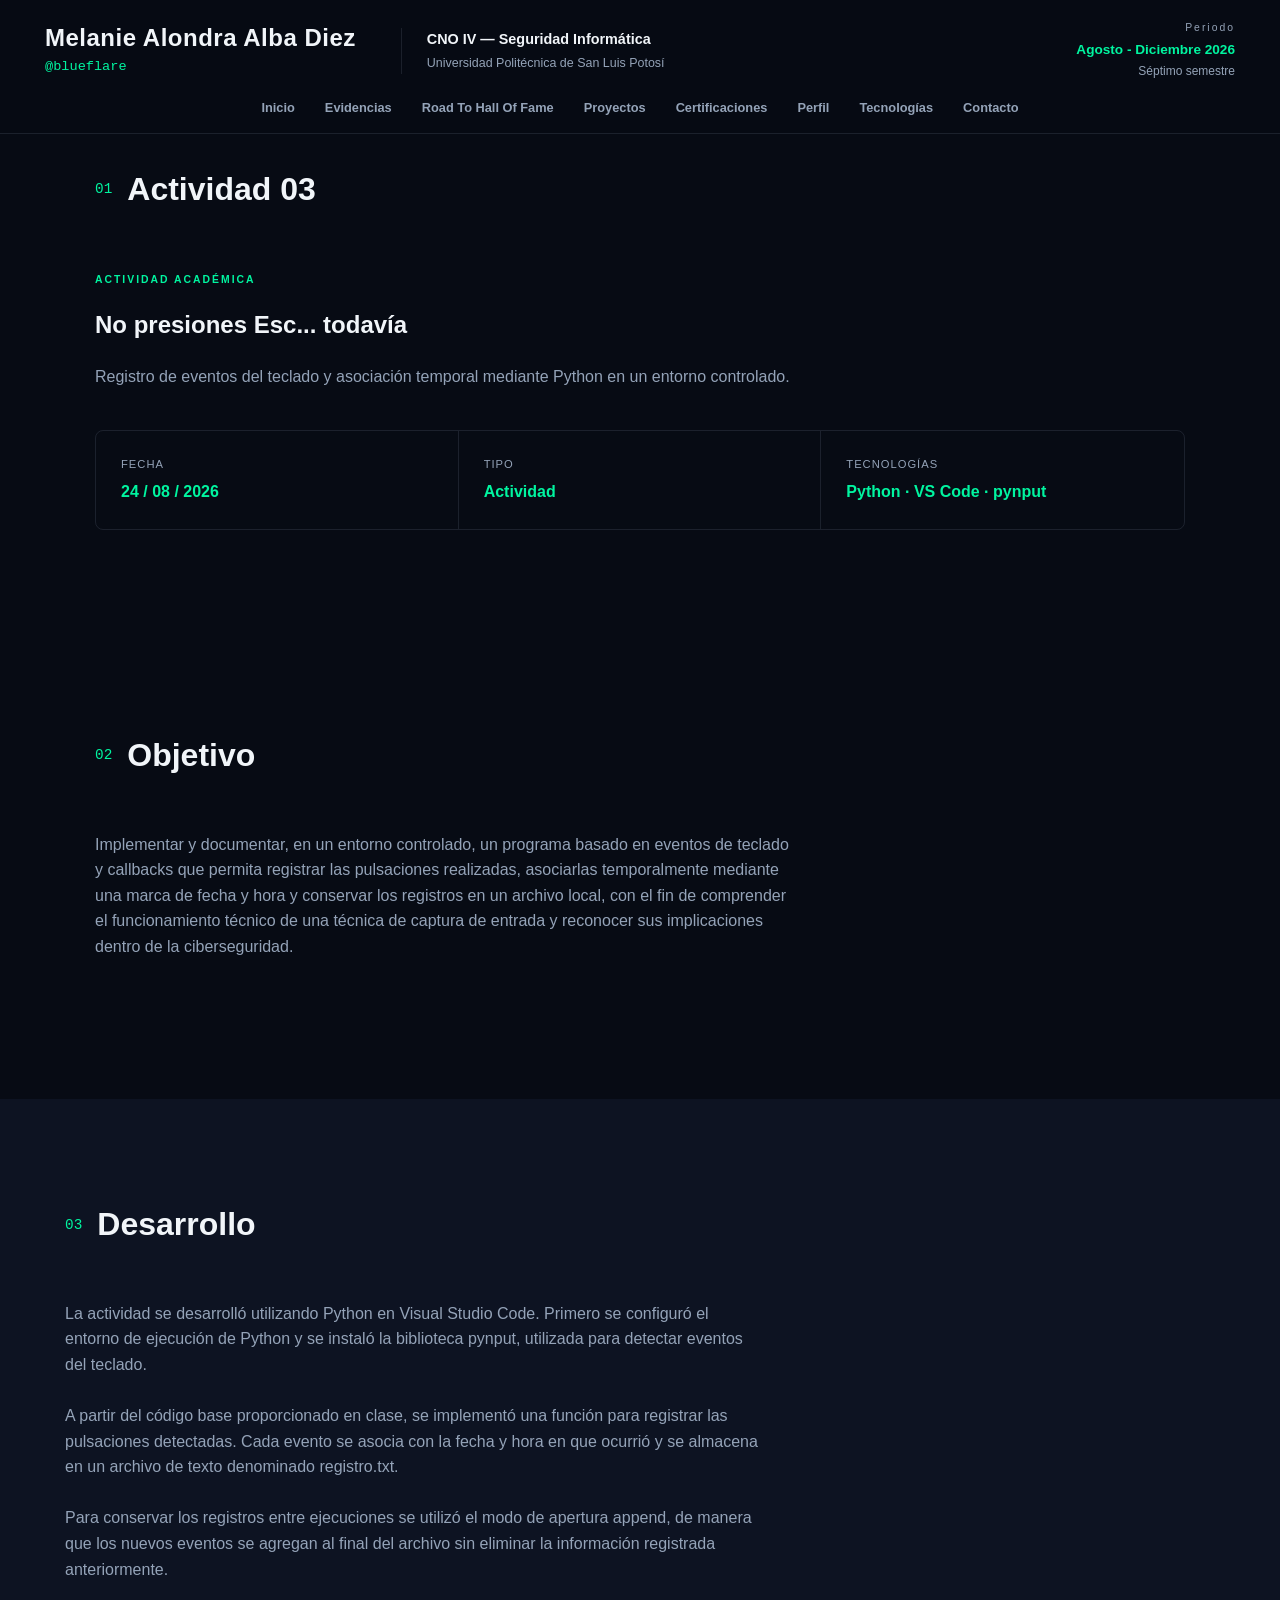
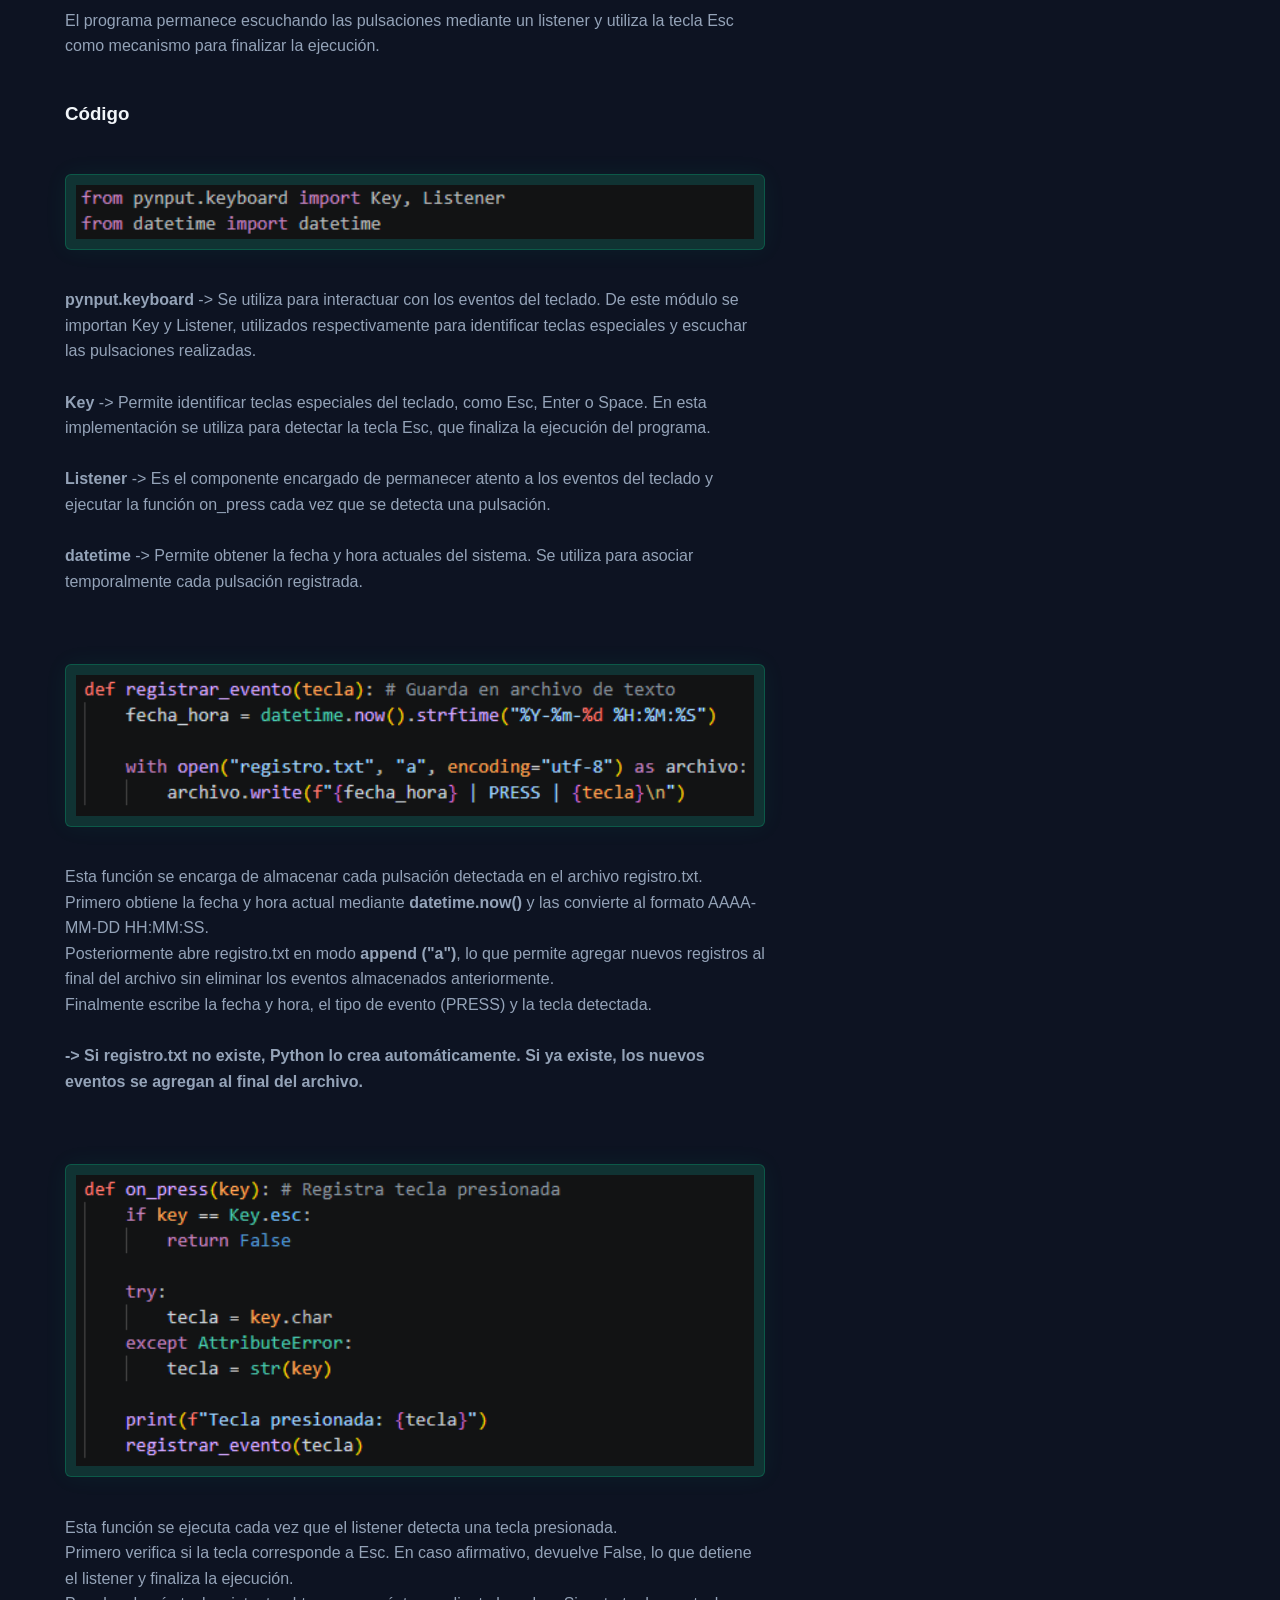
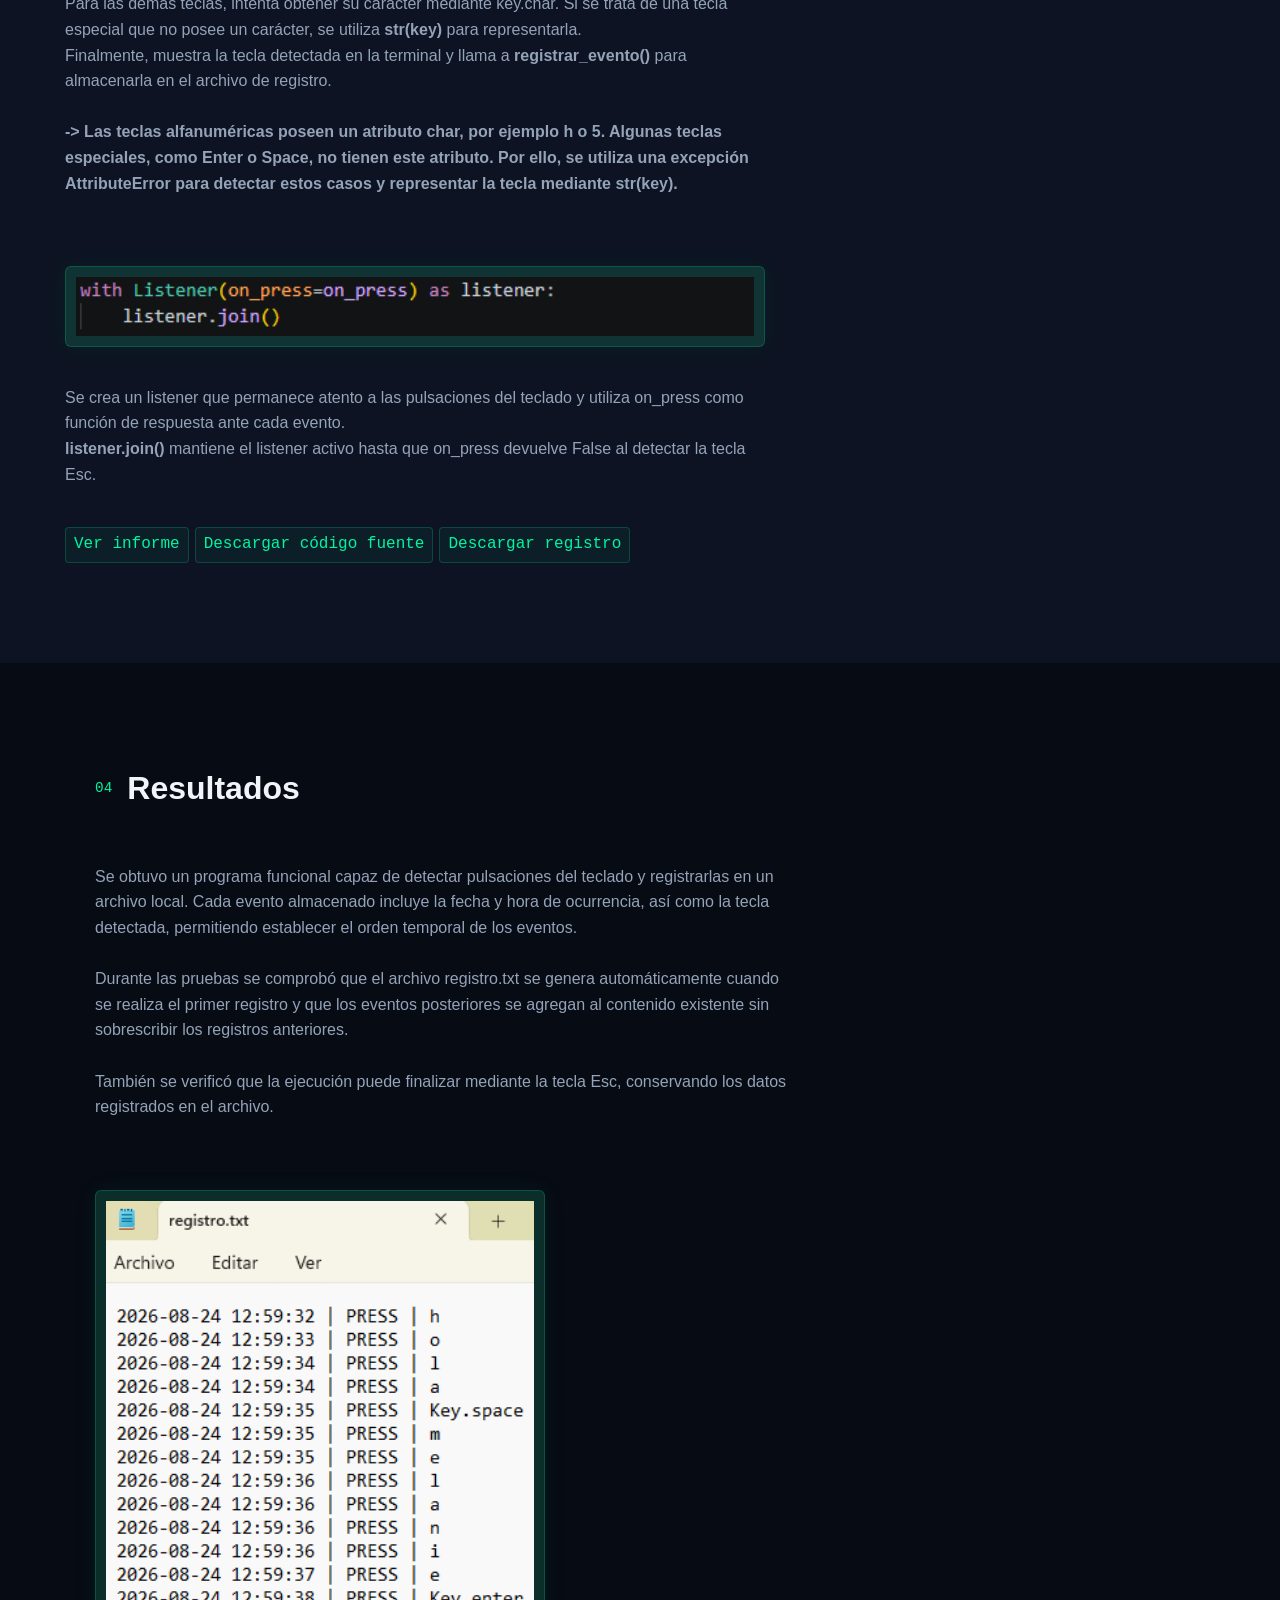
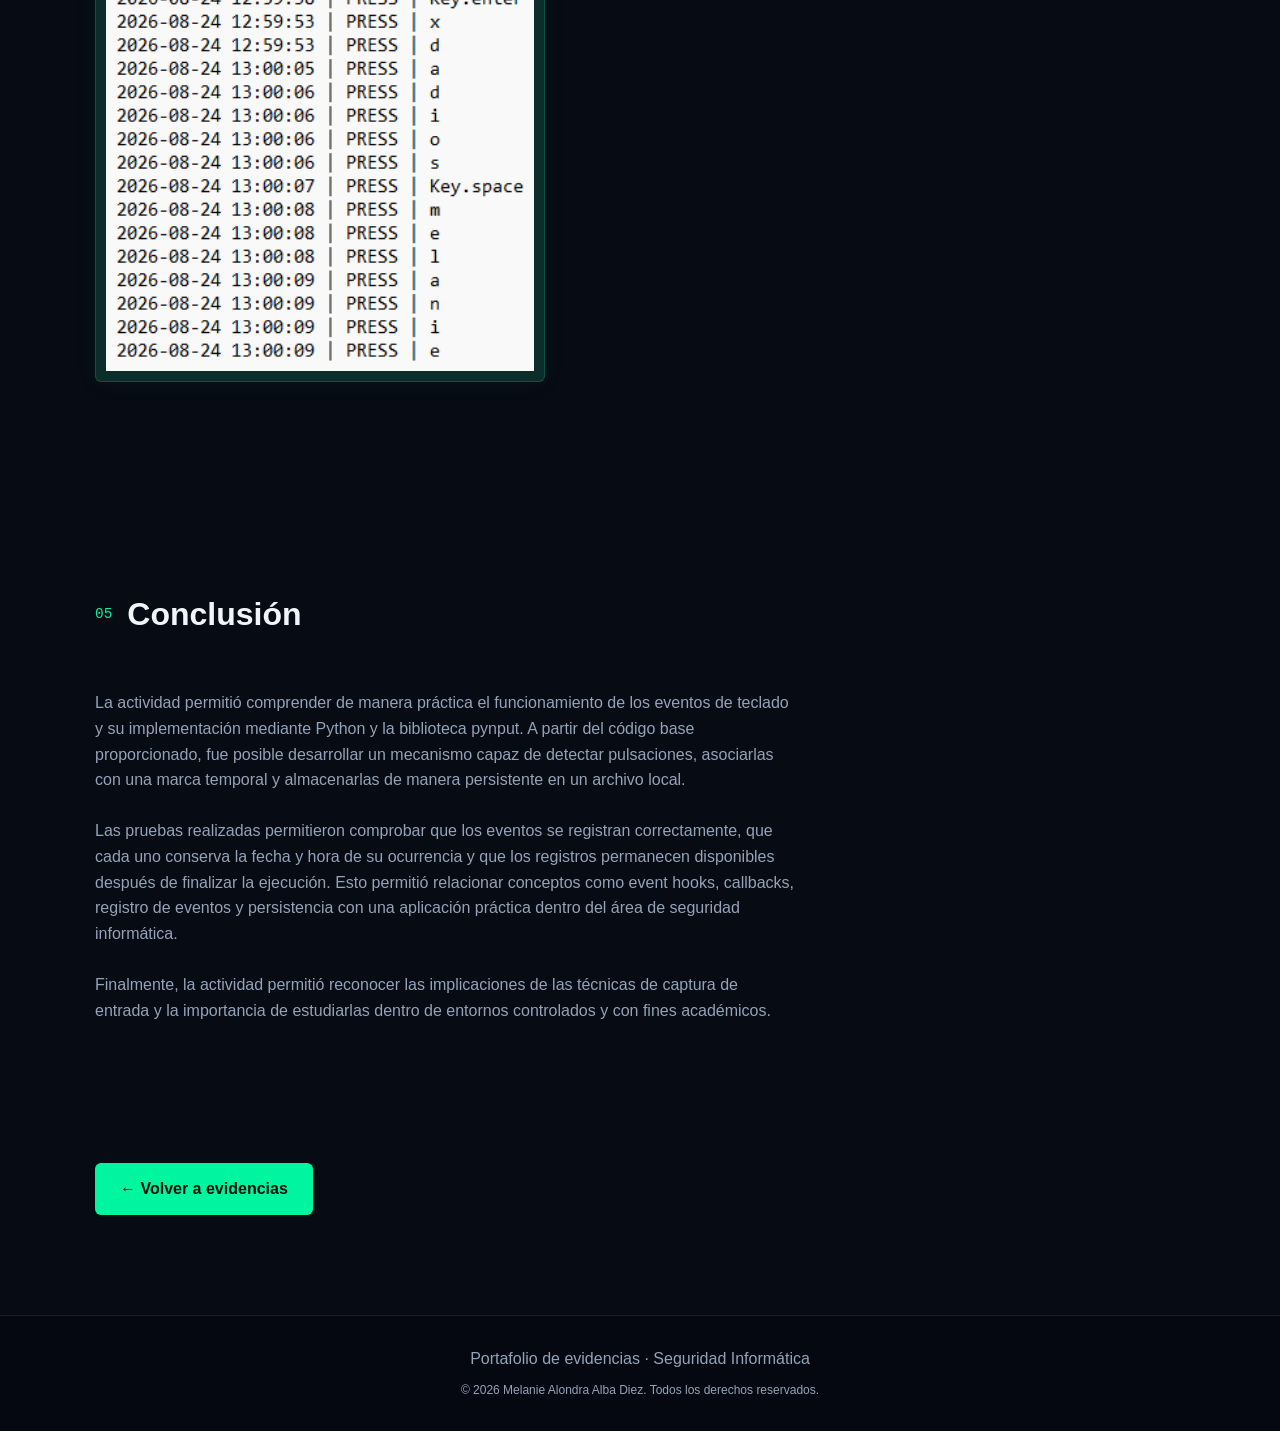
<file: evidencias/actividad03.html>
<!DOCTYPE html>
<html lang="es">

<head>

    <meta charset="UTF-8">

    <meta
        name="viewport"
        content="width=device-width, initial-scale=1.0"
    >

    <title>
        Actividad 03 | Seguridad Informática
    </title>


    <link
        rel="stylesheet"
        href="../styles.css"
    >


</head>


<body>


<!-- =====================================================
     HEADER
===================================================== -->

<header class="header">

    <div class="header-main">

        <div class="identity">

            <div class="identity-name">

                <h1>
                    Melanie Alondra Alba Diez
                </h1>

                <span class="alias">
                    @blueflare
                </span>

            </div>


            <div class="academic-info">

                <strong>
                    CNO IV — Seguridad Informática
                </strong>

                <span>
                    Universidad Politécnica de San Luis Potosí
                </span>

            </div>

        </div>


        <div class="academic-period">

            <span class="period-label">
                Periodo
            </span>

            <strong>
                Agosto - Diciembre 2026
            </strong>

            <span>
                Séptimo semestre
            </span>

        </div>

    </div>


    <nav class="nav">

        <a href="../index.html#inicio">
            Inicio
        </a>

        <a href="../index.html#evidencias">
            Evidencias
        </a>

        <a href="../index.html#roadmap">
            Road To Hall Of Fame
        </a>

        <a href="../index.html#proyectos">
            Proyectos
        </a>

        <a href="../index.html#certificaciones">
            Certificaciones
        </a>

        <a href="../index.html#perfil">
            Perfil
        </a>

        <a href="../index.html#tecnologias">
            Tecnologías
        </a>

        <a href="../index.html#contacto">
            Contacto
        </a>

    </nav>

</header>



<main>


<!-- =====================================================
     ENCABEZADO DE LA EVIDENCIA
===================================================== -->

<section class="section" style="padding-top: 30px;">

    <div class="section-title">

        <span>
            01
        </span>

        <h2>
            Actividad 03
        </h2>

    </div>


    <span class="card-tag">
        ACTIVIDAD ACADÉMICA
    </span>



    <h1 style="margin-top: 15px;">
        No presiones Esc... todavía
    </h1>


    <p
        class="section-intro"
        style="margin-top: 20px;"
    >

        Registro de eventos del teclado y asociación temporal mediante Python en un entorno controlado.

    </p>



    <!-- =================================================
         INFORMACIÓN
    ================================================== -->

    <div class="technical-info">


        <div>

            <span>
                FECHA
            </span>


            <strong>
                24 / 08 / 2026
            </strong>

        </div>


        <div>

            <span>
                TIPO
            </span>


            <strong>
                Actividad
            </strong>

        </div>


        <div>

            <span>
                TECNOLOGÍAS
            </span>

            <strong>
                Python · VS Code · pynput
            </strong>

        </div>


    </div>

</section>



<!-- =====================================================
     OBJETIVO
===================================================== -->

<section class="section">

    <div class="section-title">

        <span>
            02
        </span>

        <h2>
            Objetivo
        </h2>

    </div>


    <!-- EDITAR -->

    <p class="section-intro">

        Implementar y documentar, en un entorno controlado, un programa 
        basado en eventos de teclado y callbacks que permita registrar 
        las pulsaciones realizadas, asociarlas temporalmente mediante 
        una marca de fecha y hora y conservar los registros en un archivo 
        local, con el fin de comprender el funcionamiento técnico de una 
        técnica de captura de entrada y reconocer sus implicaciones 
        dentro de la ciberseguridad.

    </p>

</section>



<!-- =====================================================
     DESARROLLO
===================================================== -->

<section class="section alternate-section">

    <div class="section-title">

        <span>
            03
        </span>

        <h2>
            Desarrollo
        </h2>

    </div>


    <!-- EDITAR -->

    <p class="section-intro">

        La actividad se desarrolló utilizando Python en Visual Studio Code. Primero se configuró el entorno de ejecución de Python y se instaló la biblioteca pynput, utilizada para detectar eventos del teclado.
        <br><br>
        A partir del código base proporcionado en clase, se implementó una función para registrar las pulsaciones detectadas. Cada evento se asocia con la fecha y hora en que ocurrió y se almacena en un archivo de texto denominado registro.txt.
        <br><br>
        Para conservar los registros entre ejecuciones se utilizó el modo de apertura append, de manera que los nuevos eventos se agregan al final del archivo sin eliminar la información registrada anteriormente.
        <br><br>
        El programa permanece escuchando las pulsaciones mediante un listener y utiliza la tecla Esc como mecanismo para finalizar la ejecución.

    </p>

    <div class="section-title" style="margin-bottom: 15px;">

        <h3>
            Código
        </h3>

    </div>

    <img
        src="actividad03/imagenes/librerias.png"
        alt="Captura de la actividad"
        class="evidence-image"
    >

    <p class="section-intro">
        <b>pynput.keyboard</b> -> Se utiliza para interactuar con los eventos del teclado. De este módulo se importan Key y Listener, utilizados respectivamente para identificar teclas especiales y escuchar las pulsaciones realizadas.
        <br><br>
        <b>Key</b> -> Permite identificar teclas especiales del teclado, como Esc, Enter o Space. En esta implementación se utiliza para detectar la tecla Esc, que finaliza la ejecución del programa.
        <br><br>
        <b>Listener</b> -> Es el componente encargado de permanecer atento a los eventos del teclado y ejecutar la función on_press cada vez que se detecta una pulsación.
        <br><br>
        <b>datetime</b> -> Permite obtener la fecha y hora actuales del sistema. Se utiliza para asociar temporalmente cada pulsación registrada.
    </p>

    <img
        src="actividad03/imagenes/registraevento.png"
        alt="Captura de la actividad"
        class="evidence-image"
    >

    <p class="section-intro">
        Esta función se encarga de almacenar cada pulsación detectada en el archivo registro.txt.
        <br>
        Primero obtiene la fecha y hora actual mediante <b>datetime.now()</b> y las convierte al formato AAAA-MM-DD HH:MM:SS.
        <br>
        Posteriormente abre registro.txt en modo <b>append ("a")</b>, lo que permite agregar nuevos registros al final del archivo sin eliminar los eventos almacenados anteriormente.
        <br>
        Finalmente escribe la fecha y hora, el tipo de evento (PRESS) y la tecla detectada.
        <br><br>
        <b>-> Si registro.txt no existe, Python lo crea automáticamente. Si ya existe, los nuevos eventos se agregan al final del archivo.</b>
    </p>

    <img
        src="actividad03/imagenes/onpress.png"
        alt="Captura de la actividad"
        class="evidence-image"
    >

    <p class="section-intro">
        Esta función se ejecuta cada vez que el listener detecta una tecla presionada.
        <br>
        Primero verifica si la tecla corresponde a Esc. En caso afirmativo, devuelve False, lo que detiene el listener y finaliza la ejecución.
        <br>
        Para las demás teclas, intenta obtener su carácter mediante key.char. Si se trata de una tecla especial que no posee un carácter, se utiliza <b>str(key)</b> para representarla.
        <br>
        Finalmente, muestra la tecla detectada en la terminal y llama a <b>registrar_evento()</b> para almacenarla en el archivo de registro.
        <br><br>
        <b>-> Las teclas alfanuméricas poseen un atributo char, por ejemplo h o 5. Algunas teclas especiales, como Enter o Space, no tienen este atributo. Por ello, se utiliza una excepción AttributeError para detectar estos casos y representar la tecla mediante str(key).</b>
    </p>

    <img
        src="actividad03/imagenes/listener.png"
        alt="Captura de la actividad"
        class="evidence-image"
    >

    <p class="section-intro">
        Se crea un listener que permanece atento a las pulsaciones del teclado y utiliza on_press como función de respuesta ante cada evento.
        <br>
        <b>listener.join()</b> mantiene el listener activo hasta que on_press devuelve False al detectar la tecla Esc.
    </p>

    <div class="activity-links">

    <a
        href="actividad03/documentos/informe.pdf"
        target="_blank"
        class="activity-link"
    >
        Ver informe
    </a>

    <a
        href="actividad03/codigo/actividad03.py"
        download
        class="activity-link"
    >
        Descargar código fuente
    </a>

    <a
        href="actividad03/documentos/registro.txt"
        download
        class="activity-link"
    >
        Descargar registro
    </a>

</div>

</section>



<!-- =====================================================
     RESULTADOS
===================================================== -->

<section class="section">

    <div class="section-title">

        <span>
            04
        </span>

        <h2>
            Resultados
        </h2>

    </div>


    <p class="section-intro">

        Se obtuvo un programa funcional capaz de detectar pulsaciones del teclado y registrarlas en un archivo local. Cada evento almacenado incluye la fecha y hora de ocurrencia, así como la tecla detectada, permitiendo establecer el orden temporal de los eventos.
        <br><br>
        Durante las pruebas se comprobó que el archivo registro.txt se genera automáticamente cuando se realiza el primer registro y que los eventos posteriores se agregan al contenido existente sin sobrescribir los registros anteriores.
        <br><br>
        También se verificó que la ejecución puede finalizar mediante la tecla Esc, conservando los datos registrados en el archivo.

    </p>

    <img
        src="actividad03/imagenes/archivotxt.png"
        alt="Captura de la actividad"
        class="evidence-image"
        style="max-width: 450px; margin-bottom: 0px;"
    >

</section>



<!-- =====================================================
     CONCLUSIÓN
===================================================== -->

<section class="section" style="margin-top: 0px;">

    <div class="section-title">

        <span>
            05
        </span>

        <h2>
            Conclusión
        </h2>

    </div>


    <p class="section-intro">

        La actividad permitió comprender de manera práctica el funcionamiento de los eventos de teclado y su implementación mediante Python y la biblioteca pynput. A partir del código base proporcionado, fue posible desarrollar un mecanismo capaz de detectar pulsaciones, asociarlas con una marca temporal y almacenarlas de manera persistente en un archivo local.
        <br><br>
        Las pruebas realizadas permitieron comprobar que los eventos se registran correctamente, que cada uno conserva la fecha y hora de su ocurrencia y que los registros permanecen disponibles después de finalizar la ejecución. Esto permitió relacionar conceptos como event hooks, callbacks, registro de eventos y persistencia con una aplicación práctica dentro del área de seguridad informática.
        <br><br>
        Finalmente, la actividad permitió reconocer las implicaciones de las técnicas de captura de entrada y la importancia de estudiarlas dentro de entornos controlados y con fines académicos.

    </p>

</section>



<!-- =====================================================
     VOLVER
===================================================== -->

<section class="section" style="margin-top: 0px; padding-top: 0px;">

    <a
        href="../index.html#evidencias"
        class="btn btn-primary"
    >
        ← Volver a evidencias
    </a>

</section>


</main>



<!-- =====================================================
     FOOTER
===================================================== -->

<footer class="footer">

    <p>
        Portafolio de evidencias · Seguridad Informática
    </p>

    <p class="copyright">
        © 2026 Melanie Alondra Alba Diez. Todos los derechos reservados.
    </p>

</footer>


</body>

</html>
</file>
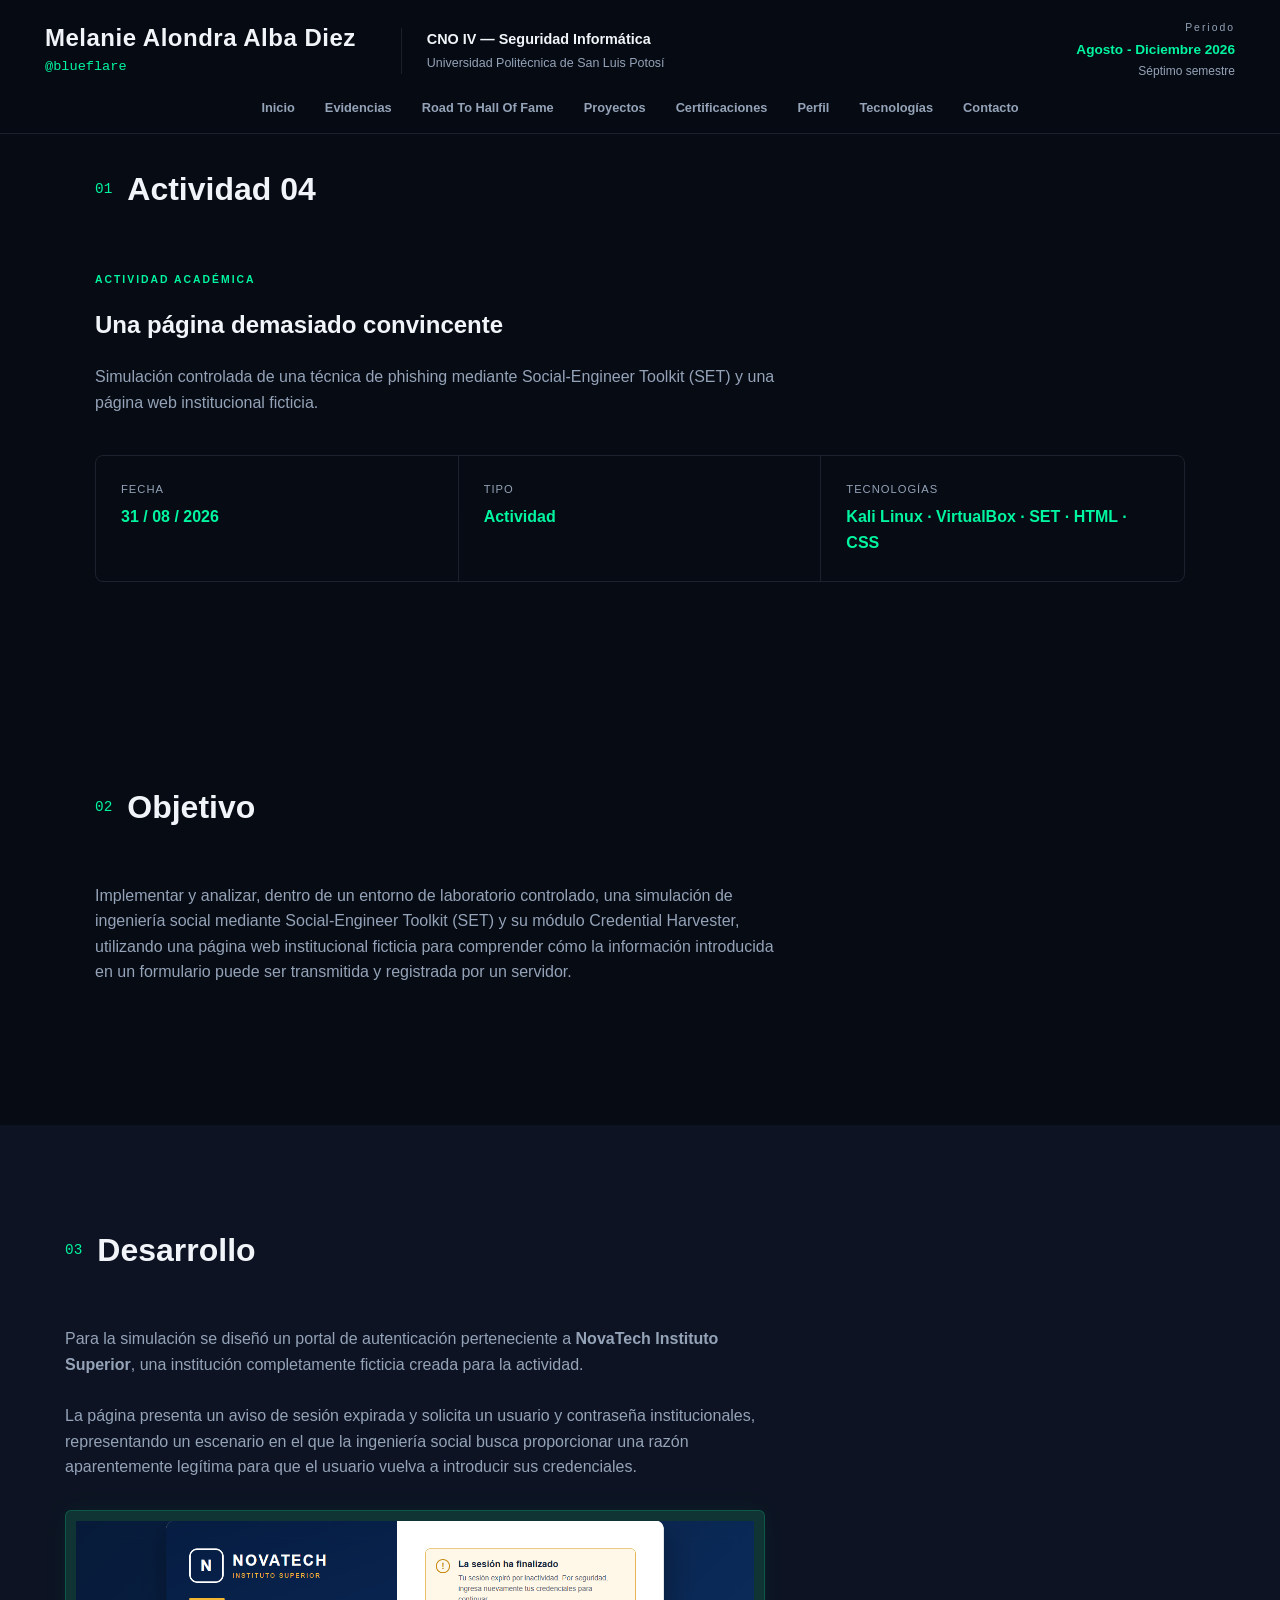
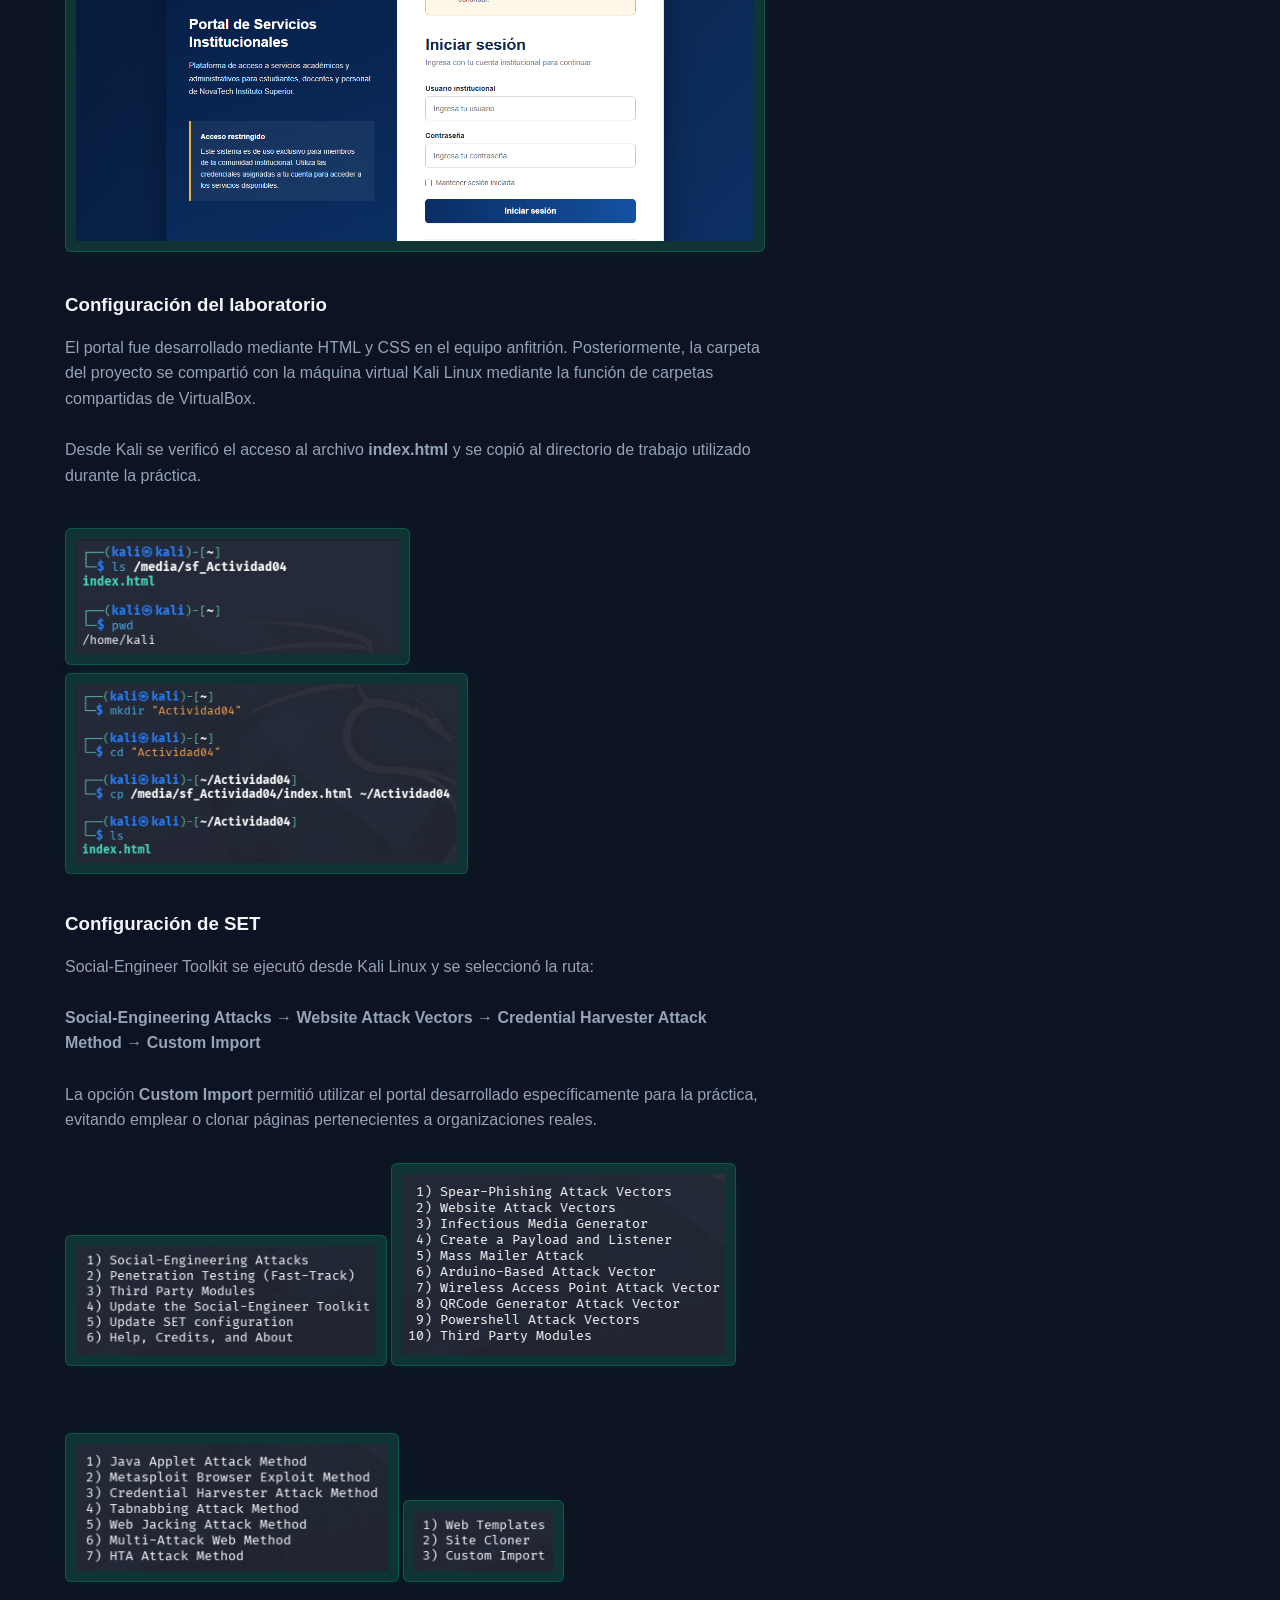
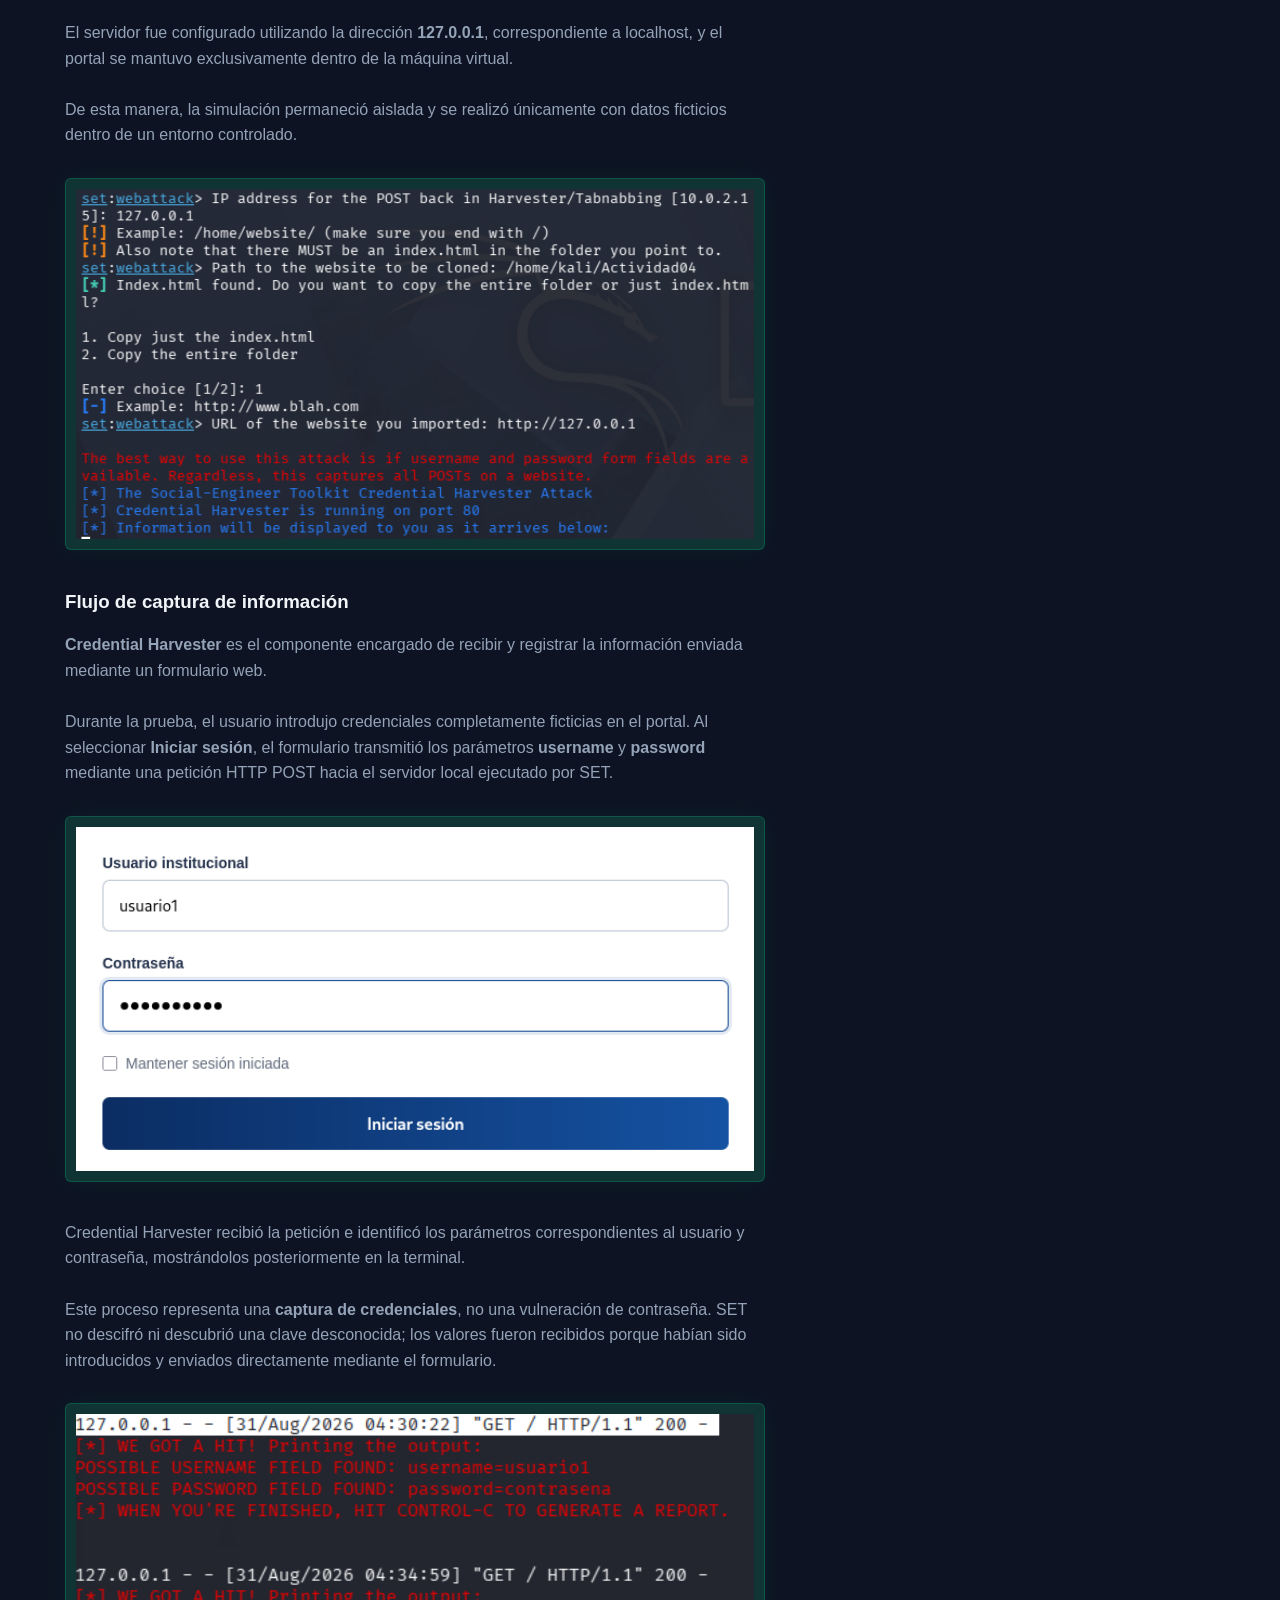
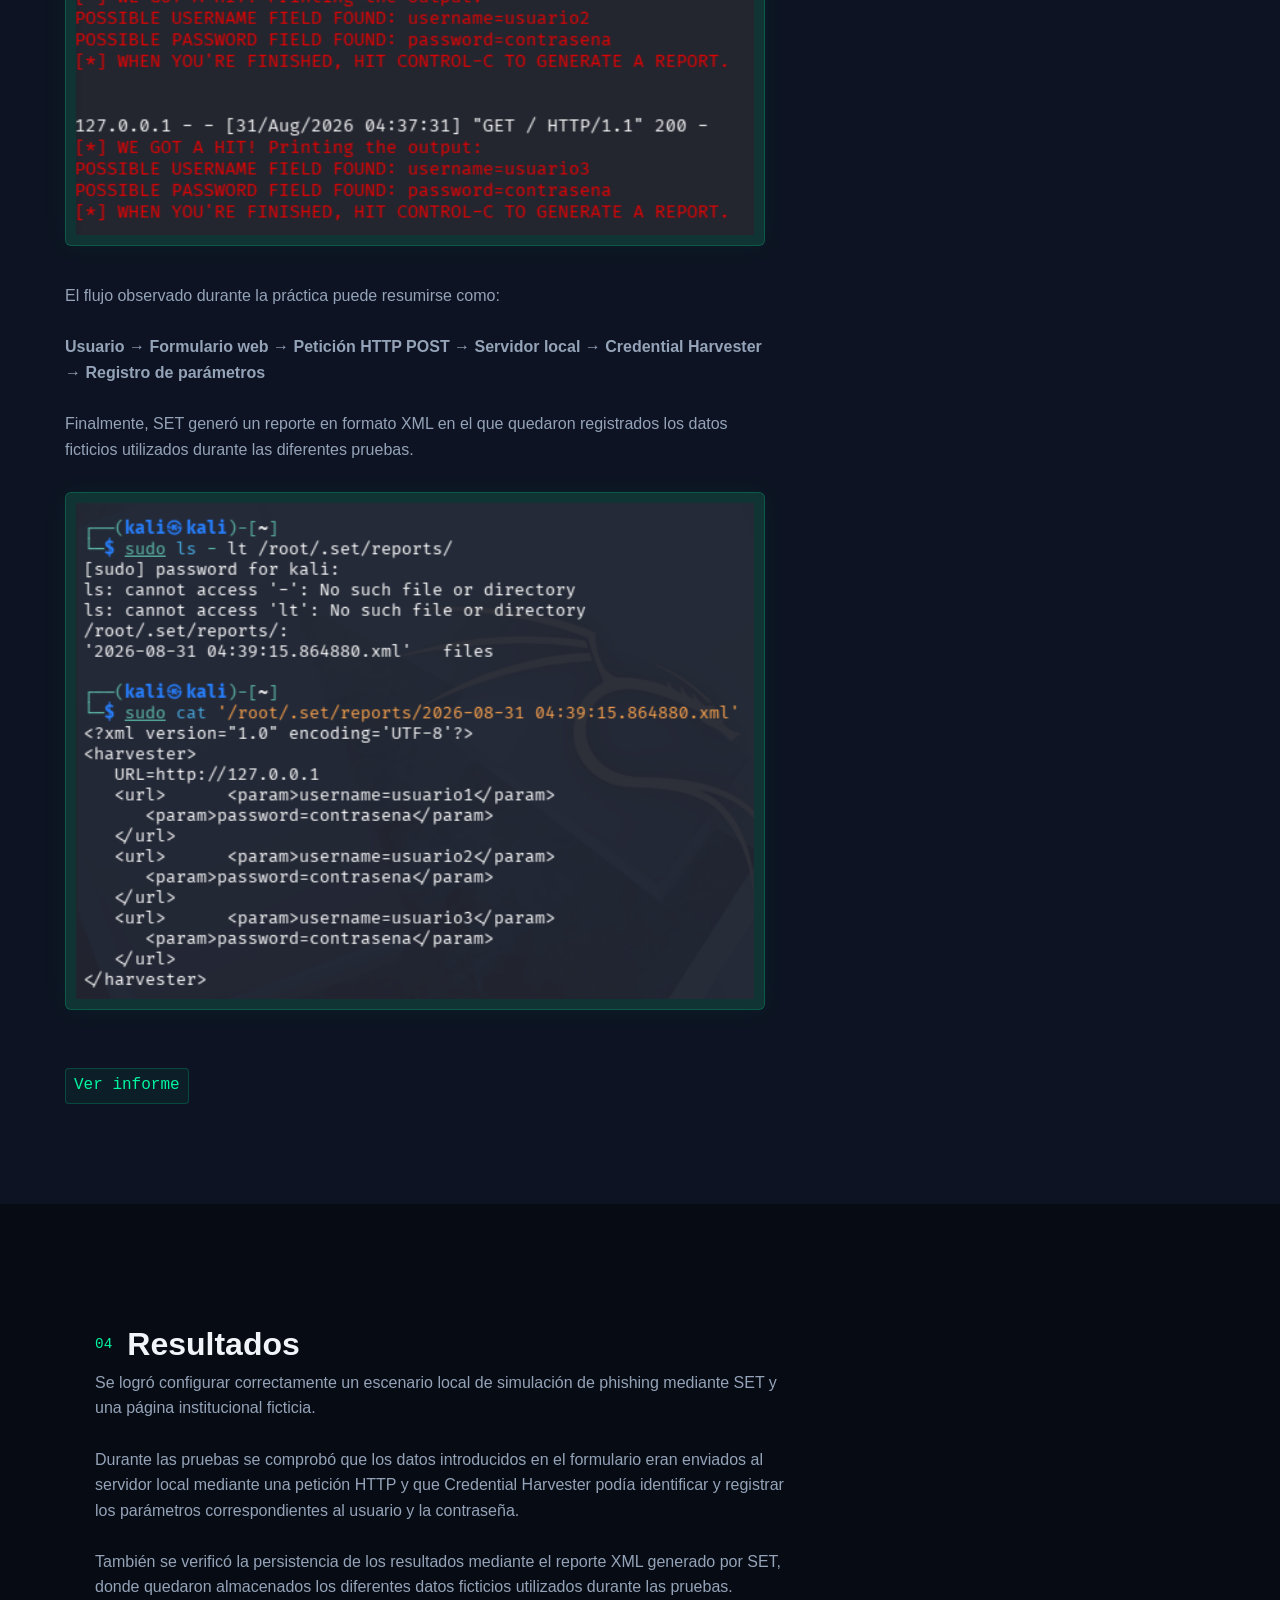
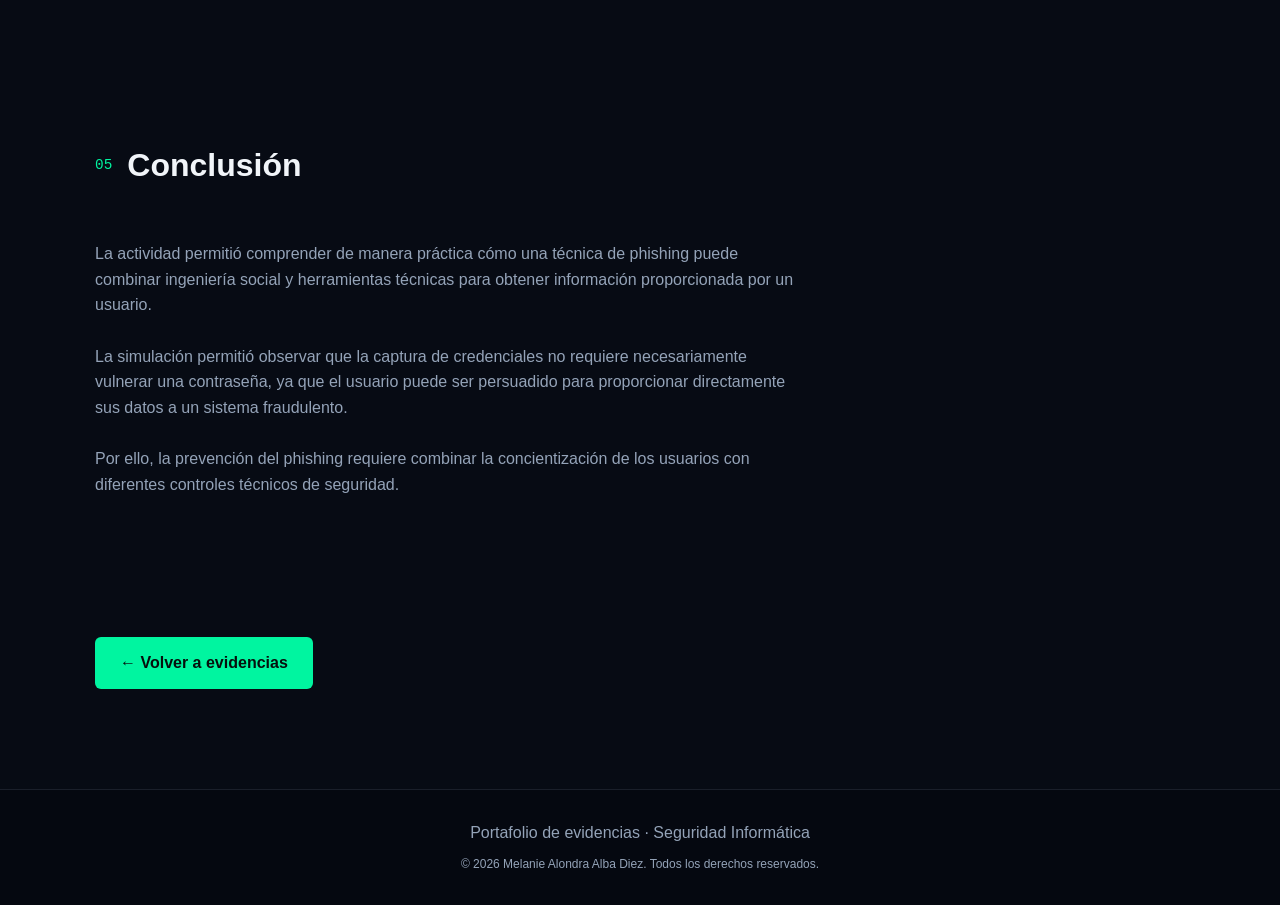
<file: evidencias/actividad04.html>
<!DOCTYPE html>
<html lang="es">

<head>

    <meta charset="UTF-8">

    <meta
        name="viewport"
        content="width=device-width, initial-scale=1.0"
    >

    <title>
        Actividad 04 | Seguridad Informática
    </title>


    <link
        rel="stylesheet"
        href="../styles.css"
    >


</head>


<body>


<!-- =====================================================
     HEADER
===================================================== -->

<header class="header">

    <div class="header-main">

        <div class="identity">

            <div class="identity-name">

                <h1>
                    Melanie Alondra Alba Diez
                </h1>

                <span class="alias">
                    @blueflare
                </span>

            </div>


            <div class="academic-info">

                <strong>
                    CNO IV — Seguridad Informática
                </strong>

                <span>
                    Universidad Politécnica de San Luis Potosí
                </span>

            </div>

        </div>


        <div class="academic-period">

            <span class="period-label">
                Periodo
            </span>

            <strong>
                Agosto - Diciembre 2026
            </strong>

            <span>
                Séptimo semestre
            </span>

        </div>

    </div>


    <nav class="nav">

        <a href="../index.html#inicio">
            Inicio
        </a>

        <a href="../index.html#evidencias">
            Evidencias
        </a>

        <a href="../index.html#roadmap">
            Road To Hall Of Fame
        </a>

        <a href="../index.html#proyectos">
            Proyectos
        </a>

        <a href="../index.html#certificaciones">
            Certificaciones
        </a>

        <a href="../index.html#perfil">
            Perfil
        </a>

        <a href="../index.html#tecnologias">
            Tecnologías
        </a>

        <a href="../index.html#contacto">
            Contacto
        </a>

    </nav>

</header>



<main>


<!-- =====================================================
     ENCABEZADO DE LA EVIDENCIA
===================================================== -->

<section class="section" style="padding-top: 30px;">

    <div class="section-title">

        <span>
            01
        </span>

        <h2>
            Actividad 04
        </h2>

    </div>


    <span class="card-tag">
        ACTIVIDAD ACADÉMICA
    </span>


    <h1 style="margin-top: 15px;">
        Una página demasiado convincente
    </h1>


    <p
        class="section-intro"
        style="margin-top: 20px;"
    >
        Simulación controlada de una técnica de phishing
        mediante Social-Engineer Toolkit (SET) y una página
        web institucional ficticia.
    </p>


    <div class="technical-info">

        <div>

            <span>
                FECHA
            </span>

            <strong>
                31 / 08 / 2026
            </strong>

        </div>


        <div>

            <span>
                TIPO
            </span>

            <strong>
                Actividad
            </strong>

        </div>


        <div>

            <span>
                TECNOLOGÍAS
            </span>

            <strong>
                Kali Linux · VirtualBox · SET · HTML · CSS
            </strong>

        </div>

    </div>

</section>



<!-- =====================================================
     OBJETIVO
===================================================== -->

<section class="section">

    <div class="section-title">

        <span>
            02
        </span>

        <h2>
            Objetivo
        </h2>

    </div>


    <p class="section-intro">

        Implementar y analizar, dentro de un entorno de laboratorio
        controlado, una simulación de ingeniería social mediante
        Social-Engineer Toolkit (SET) y su módulo Credential Harvester,
        utilizando una página web institucional ficticia para comprender
        cómo la información introducida en un formulario puede ser
        transmitida y registrada por un servidor.

    </p>

</section>



<!-- =====================================================
     DESARROLLO
===================================================== -->

<section class="section alternate-section">

    <div class="section-title">

        <span>
            03
        </span>

        <h2>
            Desarrollo
        </h2>

    </div>


    <p class="section-intro" style="margin-bottom: 0px;">

        Para la simulación se diseñó un portal de autenticación
        perteneciente a <b>NovaTech Instituto Superior</b>, una
        institución completamente ficticia creada para la actividad.

        <br><br>

        La página presenta un aviso de sesión expirada y solicita
        un usuario y contraseña institucionales, representando un
        escenario en el que la ingeniería social busca proporcionar
        una razón aparentemente legítima para que el usuario vuelva
        a introducir sus credenciales.

    </p>


    <!-- CAMBIA LA RUTA SEGÚN EL NOMBRE DE TU CAPTURA -->

    <img
        src="actividad04/imagenes/paginafic.png"
        alt="Portal institucional ficticio NovaTech"
        class="evidence-image"
    >


    <div class="section-title" style="margin-bottom: 15px;">

        <h3>
            Configuración del laboratorio
        </h3>

    </div>


    <p class="section-intro">

        El portal fue desarrollado mediante HTML y CSS en el equipo
        anfitrión. Posteriormente, la carpeta del proyecto se compartió
        con la máquina virtual Kali Linux mediante la función de
        carpetas compartidas de VirtualBox.

        <br><br>

        Desde Kali se verificó el acceso al archivo
        <b>index.html</b> y se copió al directorio de trabajo
        utilizado durante la práctica.

    </p>


    <img
        src="actividad04/imagenes/carpcomp1.png"
        alt="Configuración de carpeta compartida en VirtualBox"
        class="evidence-image"
        style="width: 30%; display: block; margin: 8px 0;"
    >

    <img
        src="actividad04/imagenes/carpcomp2.png"
        alt="Verificación del archivo index.html desde Kali Linux"
        class="evidence-image"
        style="width: 35%; display: block; margin: 8px 0;"
    >


    <div class="section-title" style="margin-bottom: 15px; margin-top: 35px;">

        <h3>
            Configuración de SET
        </h3>

    </div>


    <p class="section-intro" style="margin-bottom: 0px;">

        Social-Engineer Toolkit se ejecutó desde Kali Linux y se
        seleccionó la ruta:

        <br><br>

        <b>
            Social-Engineering Attacks →
            Website Attack Vectors →
            Credential Harvester Attack Method →
            Custom Import
        </b>

        <br><br>

        La opción <b>Custom Import</b> permitió utilizar el portal
        desarrollado específicamente para la práctica, evitando
        emplear o clonar páginas pertenecientes a organizaciones reales.

    </p>


    <img
        src="actividad04/imagenes/menuset1.png"
        alt="Configuración de Credential Harvester en SET"
        class="evidence-image"
        style="width: 28%;"
    >
    <img
        src="actividad04/imagenes/menuset2.png"
        alt="Configuración de Credential Harvester en SET"
        class="evidence-image"
        style="width: 30%;"
    >
    <br>
    <img
        src="actividad04/imagenes/menuset3.png"
        alt="Configuración de Credential Harvester en SET"
        class="evidence-image"
        style="width: 29%;"
    >
    <img
        src="actividad04/imagenes/menuset4.png"
        alt="Configuración de Credential Harvester en SET"
        class="evidence-image"
        style="width: 14%;"
    >


    <p class="section-intro" style="margin-bottom: 0px;">

        El servidor fue configurado utilizando la dirección
        <b>127.0.0.1</b>, correspondiente a localhost, y el portal
        se mantuvo exclusivamente dentro de la máquina virtual.

        <br><br>

        De esta manera, la simulación permaneció aislada y se realizó
        únicamente con datos ficticios dentro de un entorno controlado.

    </p>


    <img
        src="actividad04/imagenes/config.png"
        alt="Servidor local de Credential Harvester"
        class="evidence-image"
    >


    <div class="section-title" style="margin-bottom: 15px;">

        <h3>
            Flujo de captura de información
        </h3>

    </div>


    <p class="section-intro" style="margin-bottom: 0px;">

        <b>Credential Harvester</b> es el componente encargado de
        recibir y registrar la información enviada mediante un
        formulario web.

        <br><br>

        Durante la prueba, el usuario introdujo credenciales
        completamente ficticias en el portal. Al seleccionar
        <b>Iniciar sesión</b>, el formulario transmitió los parámetros
        <b>username</b> y <b>password</b> mediante una petición HTTP
        POST hacia el servidor local ejecutado por SET.

    </p>


    <img
        src="actividad04/imagenes/prueba.png"
        alt="Ingreso de credenciales ficticias en el portal"
        class="evidence-image"
    >


    <p class="section-intro" style="margin-bottom: 0px;">

        Credential Harvester recibió la petición e identificó los
        parámetros correspondientes al usuario y contraseña,
        mostrándolos posteriormente en la terminal.

        <br><br>

        Este proceso representa una <b>captura de credenciales</b>,
        no una vulneración de contraseña. SET no descifró ni descubrió
        una clave desconocida; los valores fueron recibidos porque
        habían sido introducidos y enviados directamente mediante
        el formulario.

    </p>


    <img
        src="actividad04/imagenes/capturaset.png"
        alt="Registro de parámetros username y password en SET"
        class="evidence-image"
    >


    <p class="section-intro" style="margin-bottom: 0px;">

        El flujo observado durante la práctica puede resumirse como:

        <br><br>

        <b>
            Usuario → Formulario web → Petición HTTP POST →
            Servidor local → Credential Harvester →
            Registro de parámetros
        </b>

        <br><br>

        Finalmente, SET generó un reporte en formato XML en el que
        quedaron registrados los datos ficticios utilizados durante
        las diferentes pruebas.

    </p>


    <img
        src="actividad04/imagenes/xml.png"
        alt="Reporte XML generado por SET"
        class="evidence-image"
    >


    <!-- =============================================
         ARCHIVOS DE LA ACTIVIDAD
    ============================================== -->

    <div class="activity-links">

        <a
            href="actividad04/documentos/informe.pdf"
            target="_blank"
            class="activity-link"
        >
            Ver informe
        </a>

    </div>

</section>



<!-- =====================================================
     RESULTADOS
===================================================== -->

<section class="section">

    <div class="section-title" style="margin-bottom: 0px; padding-top: 15px;">

        <span>
            04
        </span>

        <h2>
            Resultados
        </h2>

    </div>


    <p class="section-intro">

        Se logró configurar correctamente un escenario local de
        simulación de phishing mediante SET y una página institucional
        ficticia.

        <br><br>

        Durante las pruebas se comprobó que los datos introducidos
        en el formulario eran enviados al servidor local mediante
        una petición HTTP y que Credential Harvester podía identificar
        y registrar los parámetros correspondientes al usuario y la
        contraseña.

        <br><br>

        También se verificó la persistencia de los resultados mediante
        el reporte XML generado por SET, donde quedaron almacenados
        los diferentes datos ficticios utilizados durante las pruebas.

    </p>

</section>



<!-- =====================================================
     CONCLUSIÓN
===================================================== -->

<section class="section" style="margin-top: 0px; padding-top: 0px;">

    <div class="section-title">

        <span>
            05
        </span>

        <h2>
            Conclusión
        </h2>

    </div>


    <p class="section-intro">

        La actividad permitió comprender de manera práctica cómo
        una técnica de phishing puede combinar ingeniería social
        y herramientas técnicas para obtener información proporcionada
        por un usuario.

        <br><br>

        La simulación permitió observar que la captura de credenciales
        no requiere necesariamente vulnerar una contraseña, ya que
        el usuario puede ser persuadido para proporcionar directamente
        sus datos a un sistema fraudulento.

        <br><br>

        Por ello, la prevención del phishing requiere combinar la
        concientización de los usuarios con diferentes controles
        técnicos de seguridad.

    </p>

</section>



<!-- =====================================================
     VOLVER
===================================================== -->

<section
    class="section"
    style="margin-top: 0px; padding-top: 0px;"
>

    <a
        href="../index.html#evidencias"
        class="btn btn-primary"
    >
        ← Volver a evidencias
    </a>

</section>


</main>



<!-- =====================================================
     FOOTER
===================================================== -->

<footer class="footer">

    <p>
        Portafolio de evidencias · Seguridad Informática
    </p>

    <p class="copyright">
        © 2026 Melanie Alondra Alba Diez. Todos los derechos reservados.
    </p>

</footer>


</body>

</html>
</file>
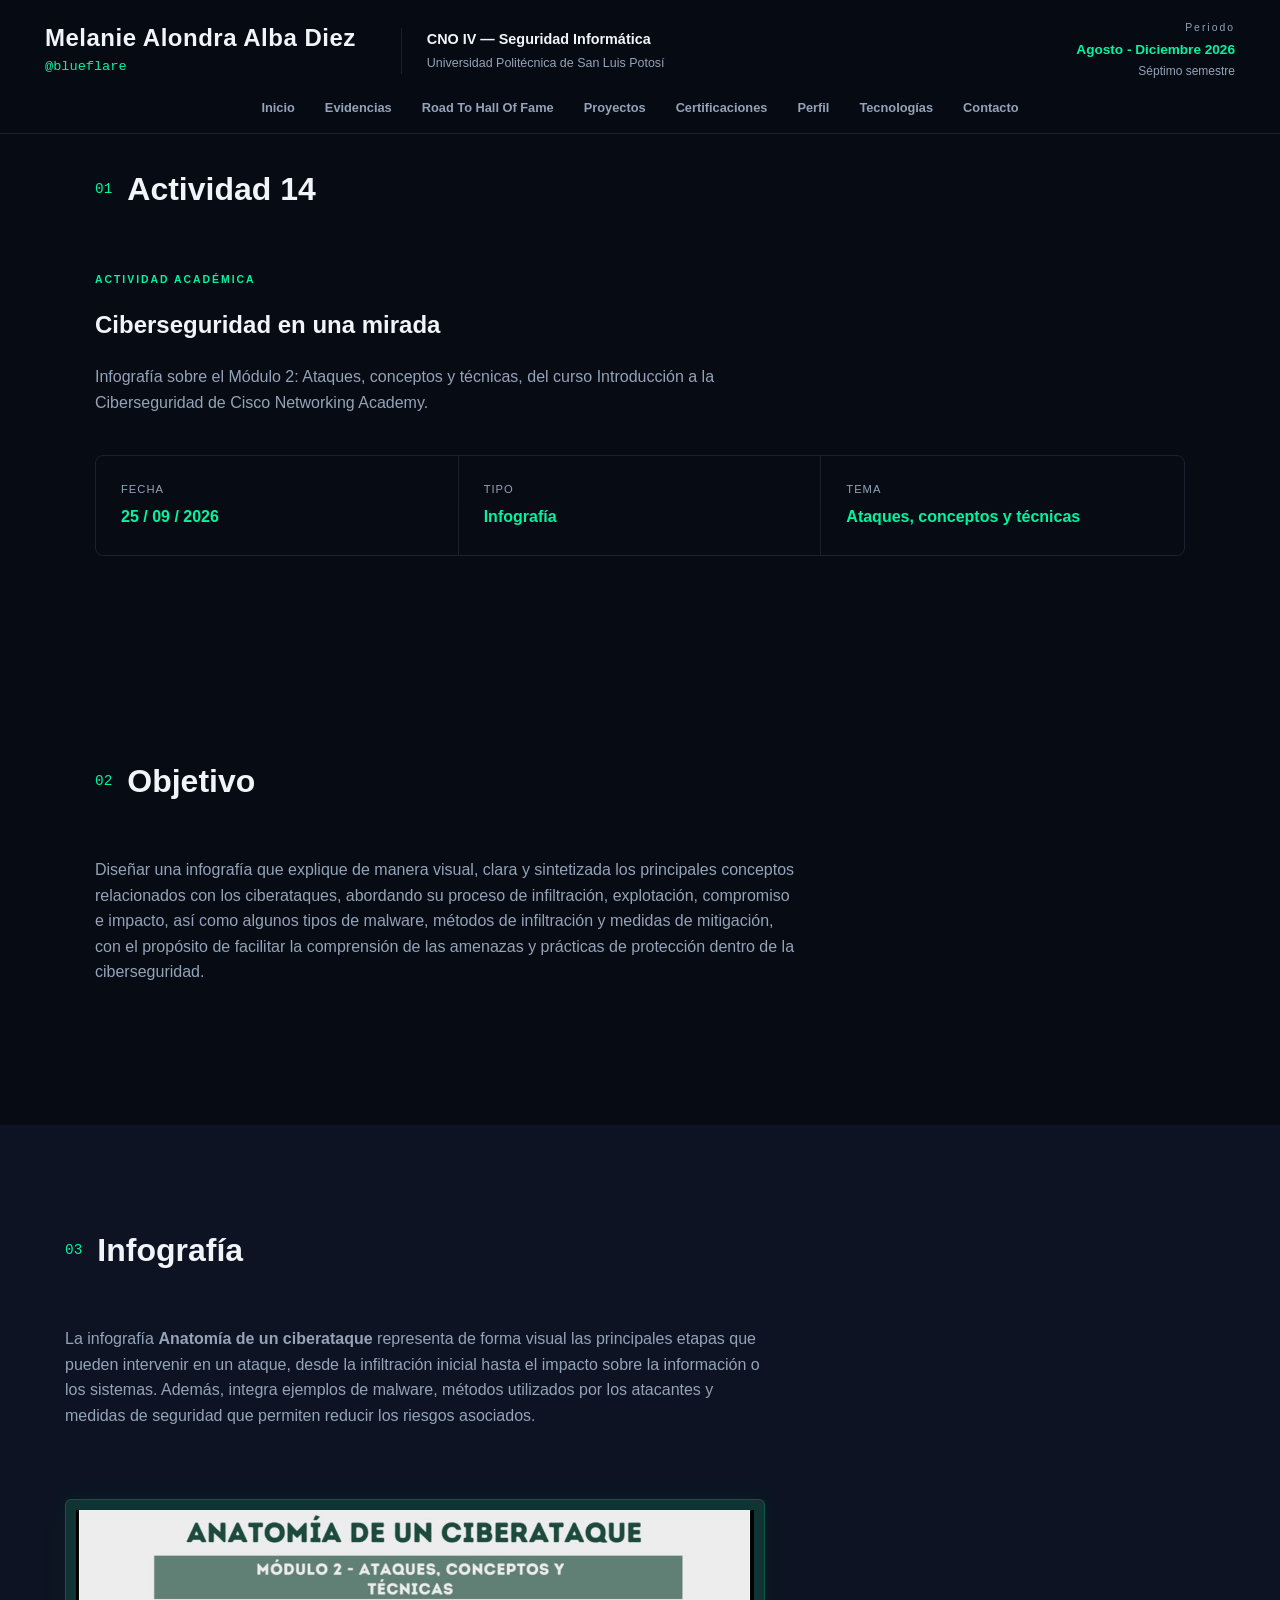
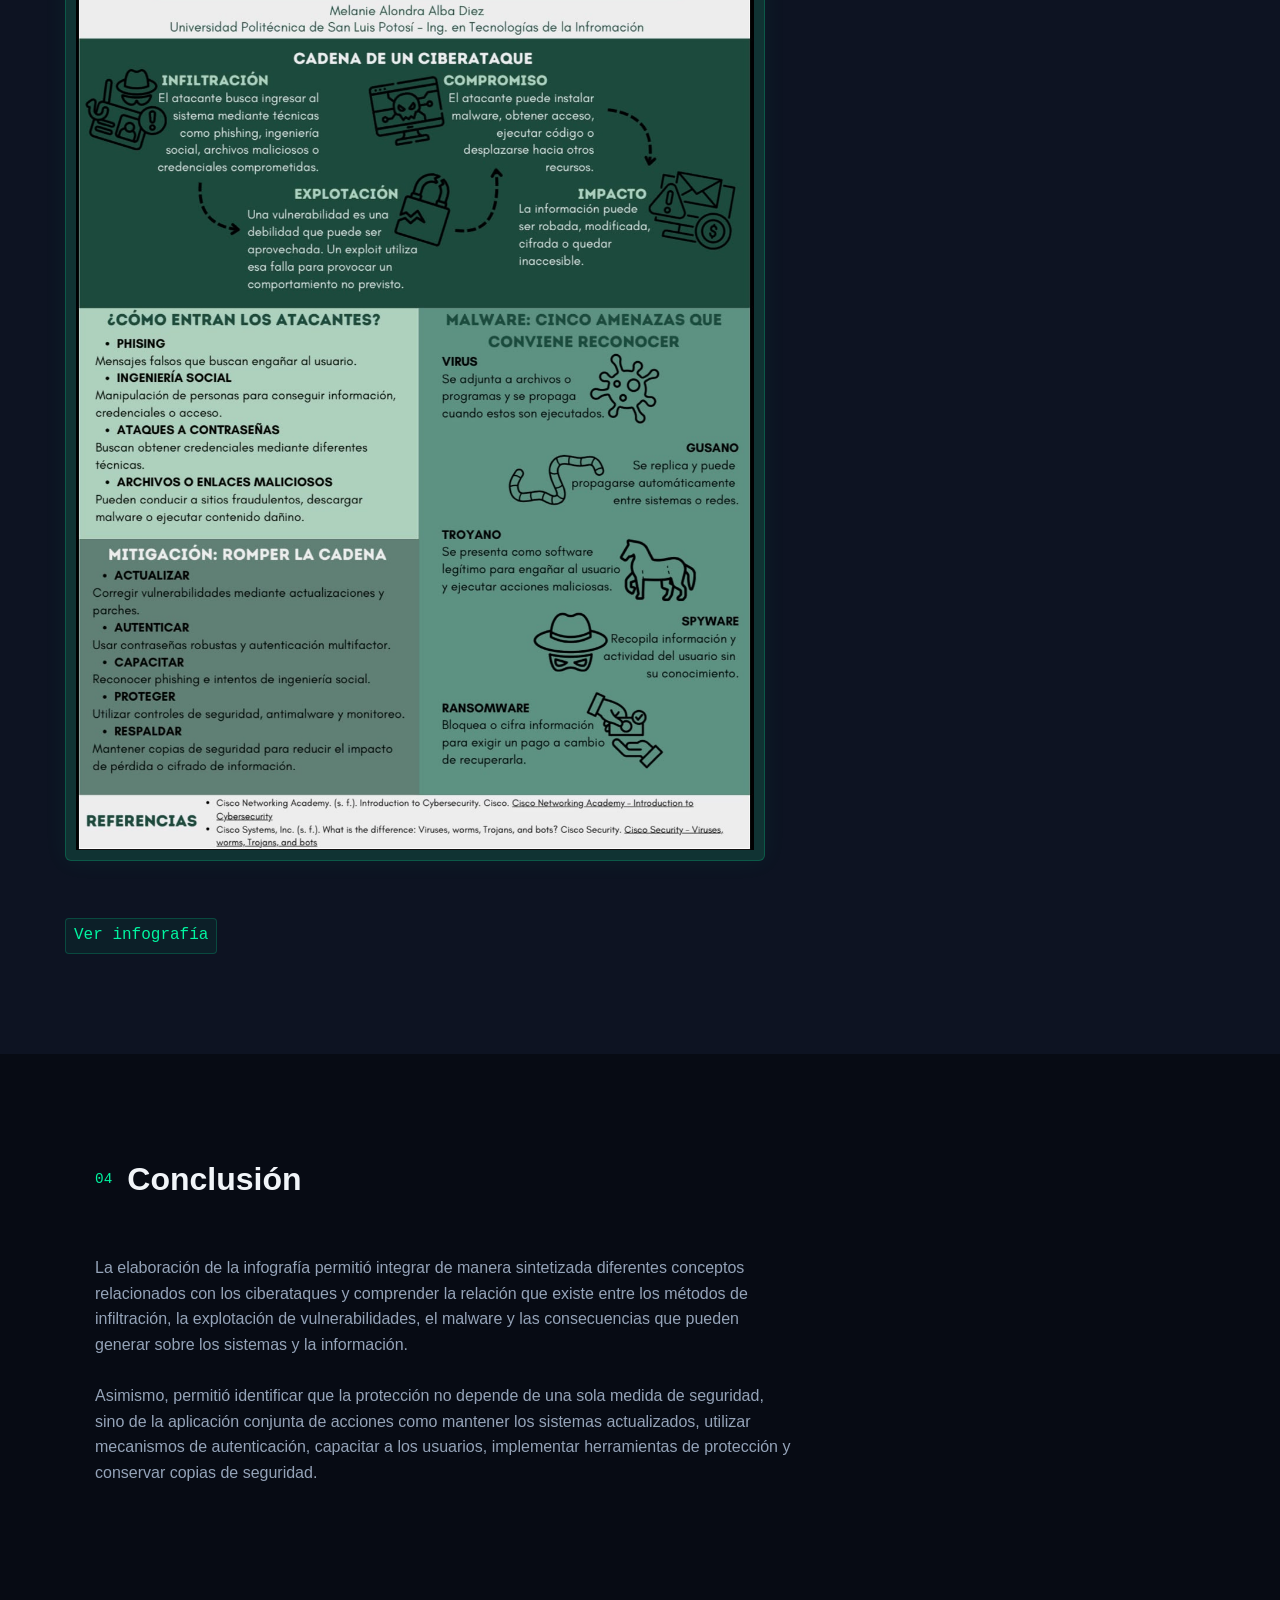
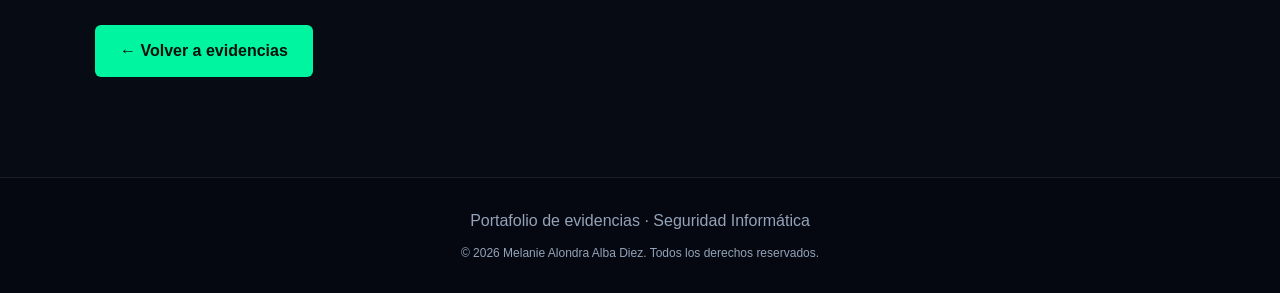
<file: evidencias/actividad14.html>
<!DOCTYPE html>
<html lang="es">

<head>
    <meta charset="UTF-8">

    <meta
        name="viewport"
        content="width=device-width, initial-scale=1.0"
    >

    <title>
        Actividad 14 | Seguridad Informática
    </title>

    <link
        rel="stylesheet"
        href="../styles.css"
    >
</head>


<body>

<!-- =====================================================
     HEADER
===================================================== -->

<header class="header">

    <div class="header-main">

        <div class="identity">

            <div class="identity-name">

                <h1>
                    Melanie Alondra Alba Diez
                </h1>

                <span class="alias">
                    @blueflare
                </span>

            </div>


            <div class="academic-info">

                <strong>
                    CNO IV — Seguridad Informática
                </strong>

                <span>
                    Universidad Politécnica de San Luis Potosí
                </span>

            </div>

        </div>


        <div class="academic-period">

            <span class="period-label">
                Periodo
            </span>

            <strong>
                Agosto - Diciembre 2026
            </strong>

            <span>
                Séptimo semestre
            </span>

        </div>

    </div>


    <nav class="nav">

        <a href="../index.html#inicio">
            Inicio
        </a>

        <a href="../index.html#evidencias">
            Evidencias
        </a>

        <a href="../index.html#roadmap">
            Road To Hall Of Fame
        </a>

        <a href="../index.html#proyectos">
            Proyectos
        </a>

        <a href="../index.html#certificaciones">
            Certificaciones
        </a>

        <a href="../index.html#perfil">
            Perfil
        </a>

        <a href="../index.html#tecnologias">
            Tecnologías
        </a>

        <a href="../index.html#contacto">
            Contacto
        </a>

    </nav>

</header>



<main>

<!-- =====================================================
     ENCABEZADO DE LA EVIDENCIA
===================================================== -->

<section class="section" style="padding-top: 30px;">

    <div class="section-title">

        <span>
            01
        </span>

        <h2>
            Actividad 14
        </h2>

    </div>


    <span class="card-tag">
        ACTIVIDAD ACADÉMICA
    </span>


    <h1 style="margin-top: 15px;">
        Ciberseguridad en una mirada
    </h1>


    <p
        class="section-intro"
        style="margin-top: 20px;"
    >
        Infografía sobre el Módulo 2: Ataques, conceptos y técnicas,
        del curso Introducción a la Ciberseguridad de Cisco Networking Academy.
    </p>


    <!-- =================================================
         INFORMACIÓN
    ================================================== -->

    <div class="technical-info">

        <div>

            <span>
                FECHA
            </span>

            <strong>
                25 / 09 / 2026
            </strong>

        </div>


        <div>

            <span>
                TIPO
            </span>

            <strong>
                Infografía
            </strong>

        </div>


        <div>

            <span>
                TEMA
            </span>

            <strong>
                Ataques, conceptos y técnicas
            </strong>

        </div>

    </div>

</section>



<!-- =====================================================
     OBJETIVO
===================================================== -->

<section class="section">

    <div class="section-title">

        <span>
            02
        </span>

        <h2>
            Objetivo
        </h2>

    </div>


    <p class="section-intro">
        Diseñar una infografía que explique de manera visual, clara y
        sintetizada los principales conceptos relacionados con los
        ciberataques, abordando su proceso de infiltración, explotación,
        compromiso e impacto, así como algunos tipos de malware,
        métodos de infiltración y medidas de mitigación, con el propósito
        de facilitar la comprensión de las amenazas y prácticas de
        protección dentro de la ciberseguridad.
    </p>

</section>



<!-- =====================================================
     INFOGRAFÍA
===================================================== -->

<section class="section alternate-section">

    <div class="section-title">

        <span>
            03
        </span>

        <h2>
            Infografía
        </h2>

    </div>


    <p class="section-intro">
        La infografía <b>Anatomía de un ciberataque</b> representa de
        forma visual las principales etapas que pueden intervenir en un
        ataque, desde la infiltración inicial hasta el impacto sobre la
        información o los sistemas. Además, integra ejemplos de malware,
        métodos utilizados por los atacantes y medidas de seguridad que
        permiten reducir los riesgos asociados.
    </p>

    <img
        src="actividad14/imagenes/infografia.jpeg"
        alt="Captura de la actividad"
        class="evidence-image"
    >

    <div class="activity-links">

        <a
            href="actividad14/documentos/infografia.pdf"
            target="_blank"
            class="activity-link"
        >
            Ver infografía
        </a>

    </div>

</section>



<!-- =====================================================
     CONCLUSIÓN
===================================================== -->

<section class="section" style="margin-top: 0px;">

    <div class="section-title">

        <span>
            04
        </span>

        <h2>
            Conclusión
        </h2>

    </div>


    <p class="section-intro">
        La elaboración de la infografía permitió integrar de manera
        sintetizada diferentes conceptos relacionados con los
        ciberataques y comprender la relación que existe entre los
        métodos de infiltración, la explotación de vulnerabilidades,
        el malware y las consecuencias que pueden generar sobre los
        sistemas y la información.
        <br><br>
        Asimismo, permitió identificar que la protección no depende de
        una sola medida de seguridad, sino de la aplicación conjunta de
        acciones como mantener los sistemas actualizados, utilizar
        mecanismos de autenticación, capacitar a los usuarios,
        implementar herramientas de protección y conservar copias de
        seguridad.
    </p>

</section>



<!-- =====================================================
     VOLVER
===================================================== -->

<section
    class="section"
    style="margin-top: 0px; padding-top: 0px;"
>

    <a
        href="../index.html#evidencias"
        class="btn btn-primary"
    >
        ← Volver a evidencias
    </a>

</section>


</main>



<!-- =====================================================
     FOOTER
===================================================== -->

<footer class="footer">

    <p>
        Portafolio de evidencias · Seguridad Informática
    </p>

    <p class="copyright">
        © 2026 Melanie Alondra Alba Diez. Todos los derechos reservados.
    </p>

</footer>


</body>
</html>
</file>
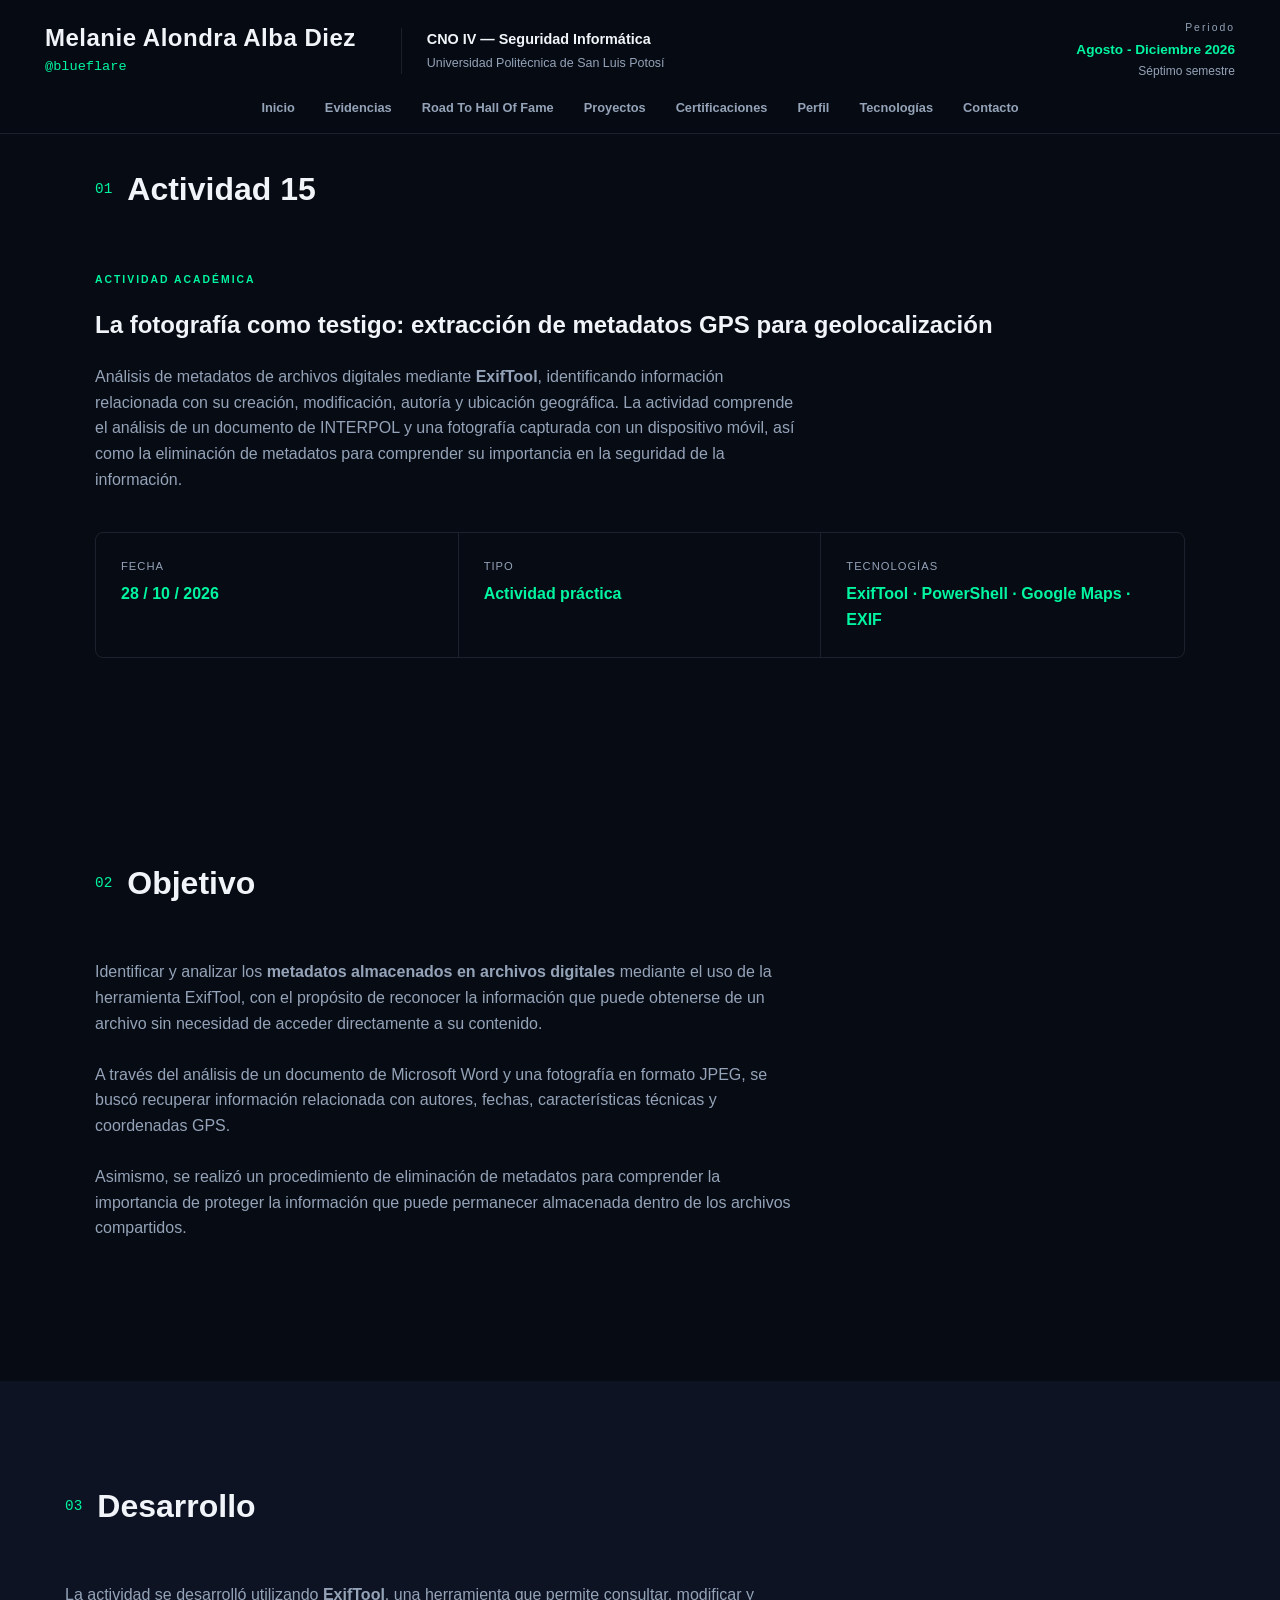
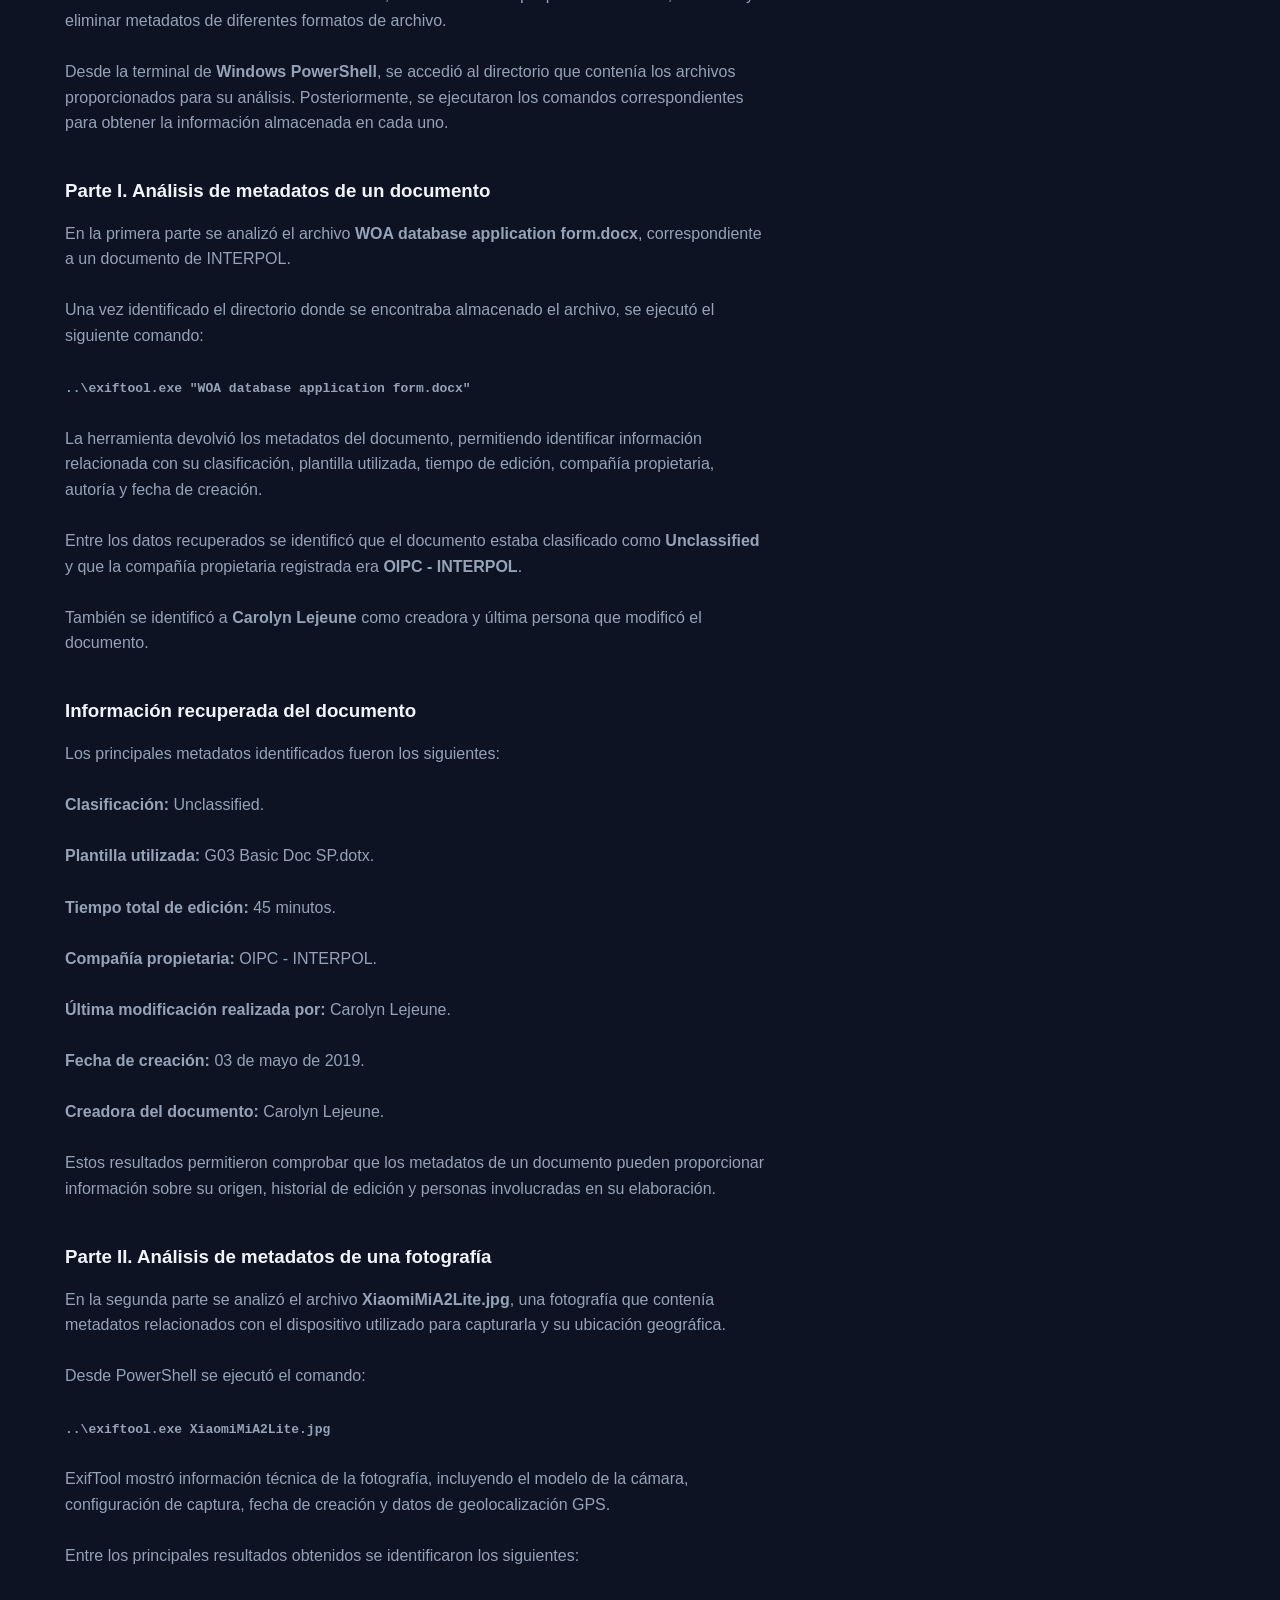
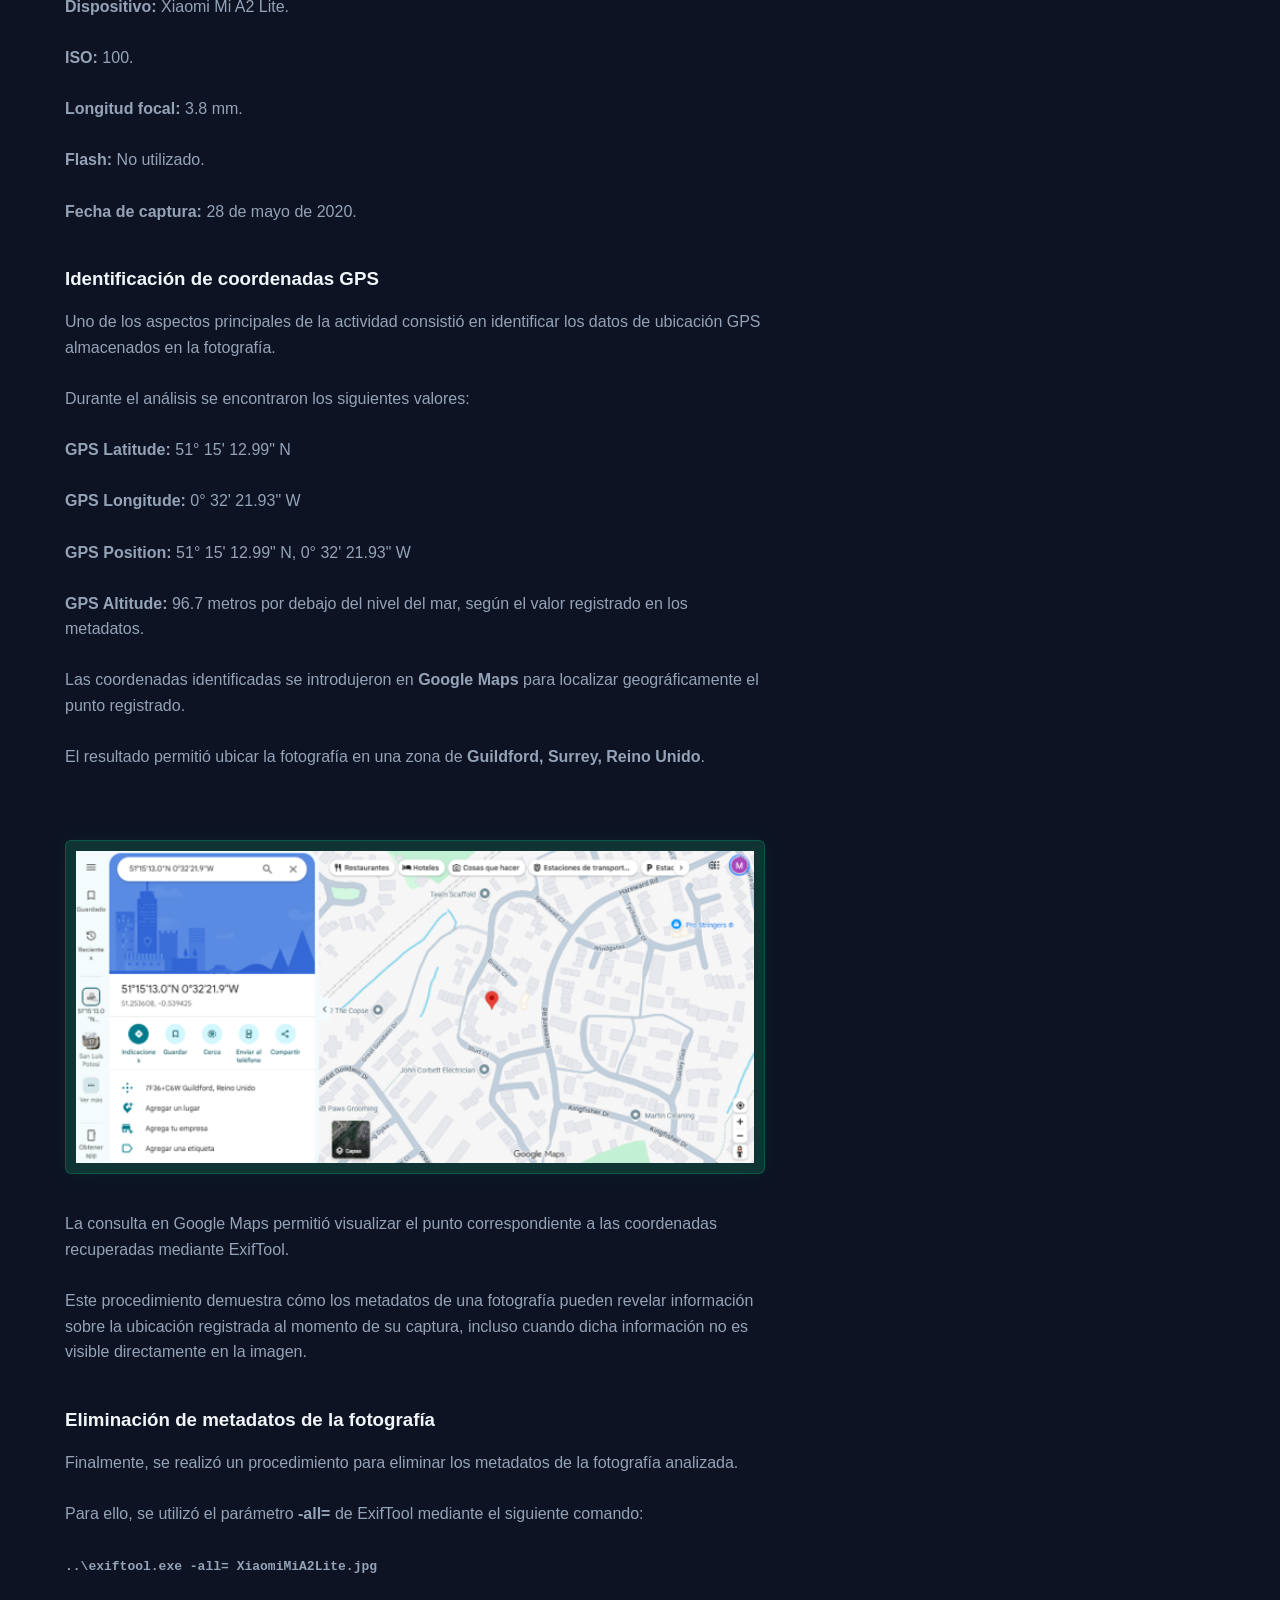
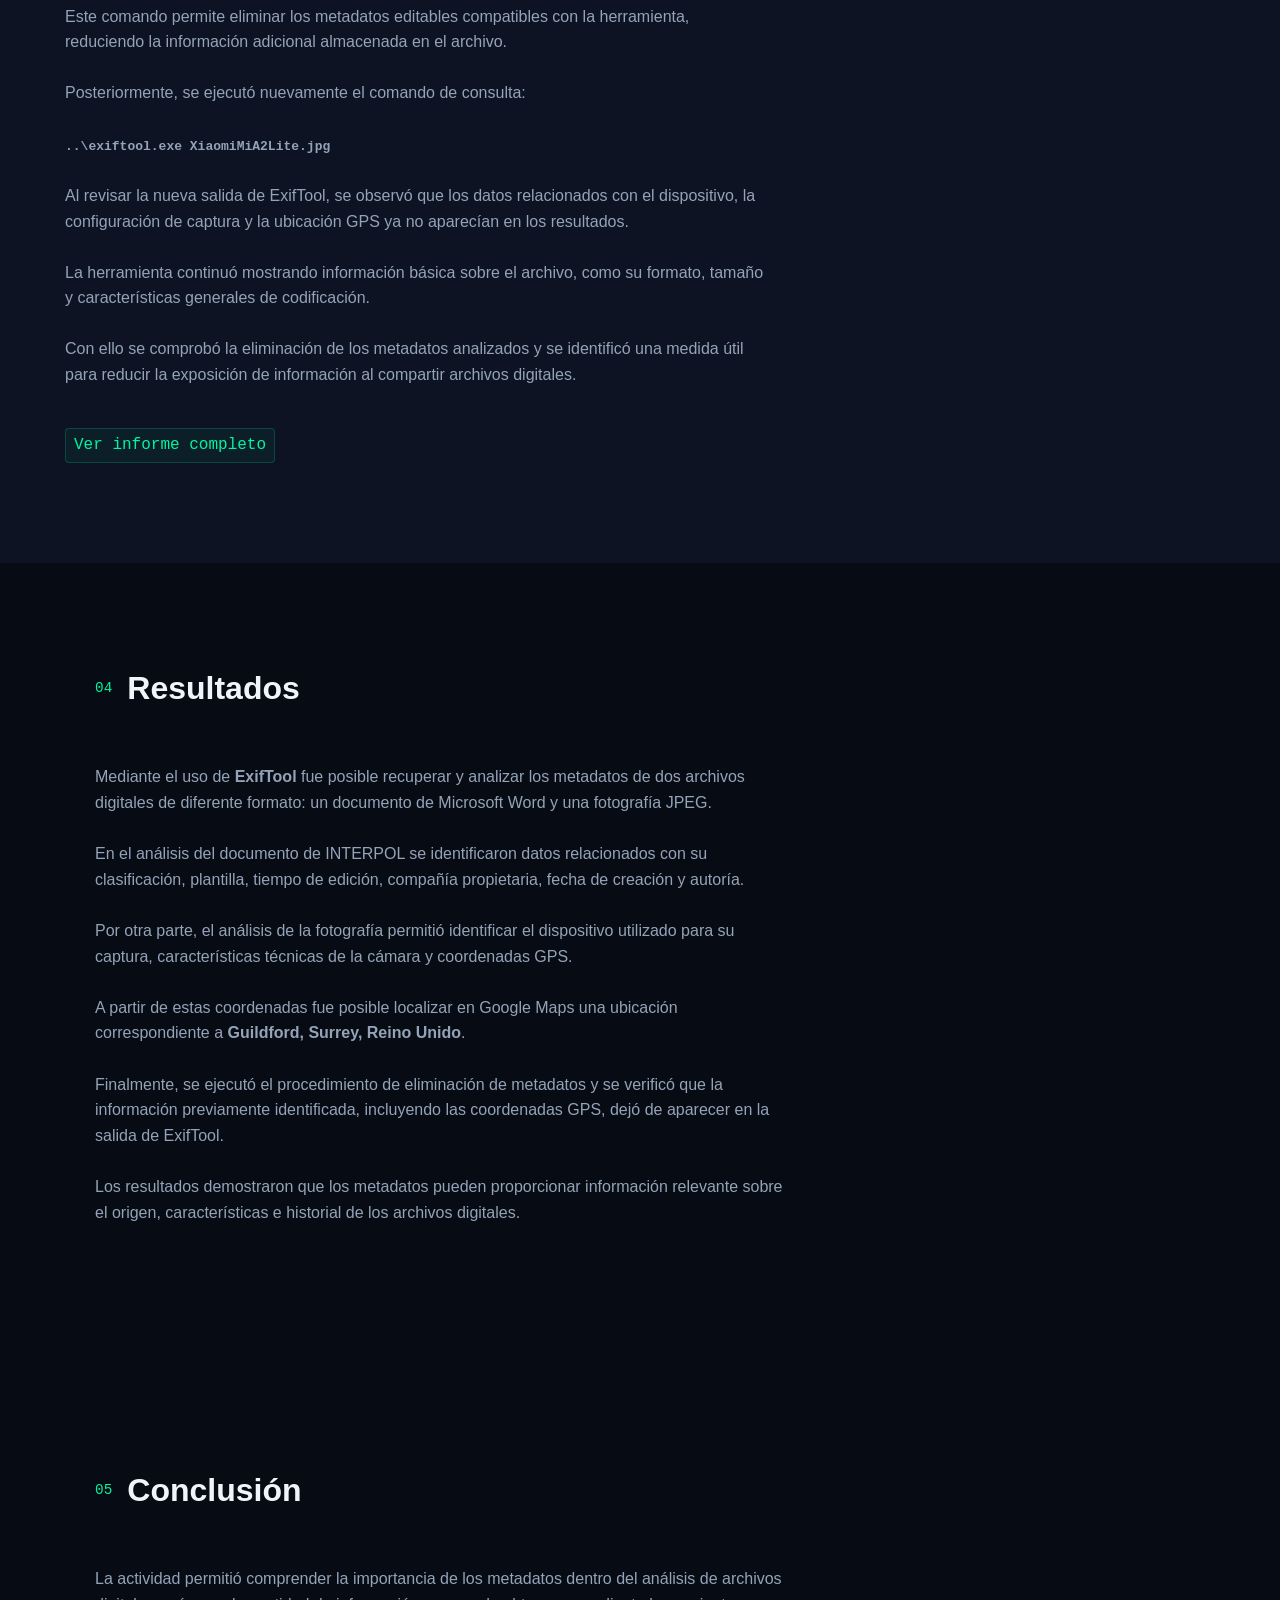
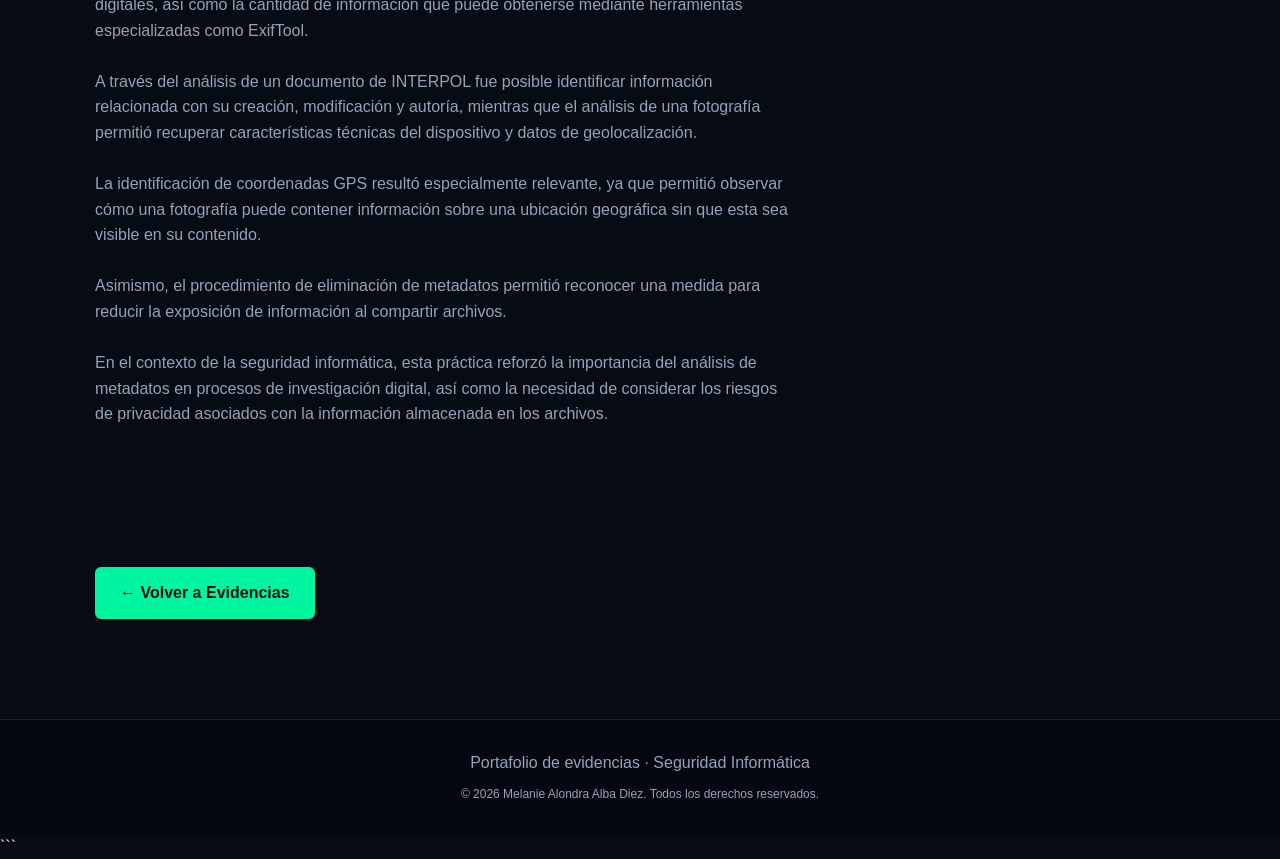
<file: evidencias/actividad15.html>
<!DOCTYPE html>
<html lang="es">

<head>

    <meta charset="UTF-8">

    <meta
        name="viewport"
        content="width=device-width, initial-scale=1.0"
    >

    <title>
        Actividad 15 | Seguridad Informática
    </title>

    <link
        rel="stylesheet"
        href="../styles.css"
    >

</head>


<body>


<!-- =====================================================
     HEADER
===================================================== -->

<header class="header">

    <div class="header-main">

        <div class="identity">

            <div class="identity-name">

                <h1>
                    Melanie Alondra Alba Diez
                </h1>

                <span class="alias">
                    @blueflare
                </span>

            </div>


            <div class="academic-info">

                <strong>
                    CNO IV — Seguridad Informática
                </strong>

                <span>
                    Universidad Politécnica de San Luis Potosí
                </span>

            </div>

        </div>


        <div class="academic-period">

            <span class="period-label">
                Periodo
            </span>

            <strong>
                Agosto - Diciembre 2026
            </strong>

            <span>
                Séptimo semestre
            </span>

        </div>

    </div>


    <nav class="nav">

        <a href="../index.html#inicio">
            Inicio
        </a>

        <a href="../index.html#evidencias">
            Evidencias
        </a>

        <a href="../index.html#roadmap">
            Road To Hall Of Fame
        </a>

        <a href="../index.html#proyectos">
            Proyectos
        </a>

        <a href="../index.html#certificaciones">
            Certificaciones
        </a>

        <a href="../index.html#perfil">
            Perfil
        </a>

        <a href="../index.html#tecnologias">
            Tecnologías
        </a>

        <a href="../index.html#contacto">
            Contacto
        </a>

    </nav>

</header>



<main>


<!-- =====================================================
     ENCABEZADO DE LA EVIDENCIA
===================================================== -->

<section class="section" style="padding-top: 30px;">

    <div class="section-title">

        <span>
            01
        </span>

        <h2>
            Actividad 15
        </h2>

    </div>


    <span class="card-tag">
        ACTIVIDAD ACADÉMICA
    </span>


    <h1 style="margin-top: 15px;">
        La fotografía como testigo: extracción de metadatos GPS
        para geolocalización
    </h1>


    <p
        class="section-intro"
        style="margin-top: 20px;"
    >

        Análisis de metadatos de archivos digitales mediante
        <b>ExifTool</b>, identificando información relacionada
        con su creación, modificación, autoría y ubicación
        geográfica.

        La actividad comprende el análisis de un documento
        de INTERPOL y una fotografía capturada con un
        dispositivo móvil, así como la eliminación de
        metadatos para comprender su importancia en
        la seguridad de la información.

    </p>


    <!-- INFORMACIÓN -->

    <div class="technical-info">

        <div>

            <span>
                FECHA
            </span>

            <strong>
                28 / 10 / 2026
            </strong>

        </div>


        <div>

            <span>
                TIPO
            </span>

            <strong>
                Actividad práctica
            </strong>

        </div>


        <div>

            <span>
                TECNOLOGÍAS
            </span>

            <strong>
                ExifTool · PowerShell · Google Maps · EXIF
            </strong>

        </div>

    </div>

</section>



<!-- =====================================================
     OBJETIVO
===================================================== -->

<section class="section">

    <div class="section-title">

        <span>
            02
        </span>

        <h2>
            Objetivo
        </h2>

    </div>


    <p class="section-intro">

        Identificar y analizar los <b>metadatos almacenados
        en archivos digitales</b> mediante el uso de la
        herramienta ExifTool, con el propósito de reconocer
        la información que puede obtenerse de un archivo
        sin necesidad de acceder directamente a su contenido.

        <br><br>

        A través del análisis de un documento de Microsoft Word
        y una fotografía en formato JPEG, se buscó recuperar
        información relacionada con autores, fechas,
        características técnicas y coordenadas GPS.

        <br><br>

        Asimismo, se realizó un procedimiento de eliminación
        de metadatos para comprender la importancia de
        proteger la información que puede permanecer
        almacenada dentro de los archivos compartidos.

    </p>

</section>



<!-- =====================================================
     DESARROLLO
===================================================== -->

<section class="section alternate-section">

    <div class="section-title">

        <span>
            03
        </span>

        <h2>
            Desarrollo
        </h2>

    </div>


    <p class="section-intro">

        La actividad se desarrolló utilizando
        <b>ExifTool</b>, una herramienta que permite
        consultar, modificar y eliminar metadatos
        de diferentes formatos de archivo.

        <br><br>

        Desde la terminal de <b>Windows PowerShell</b>,
        se accedió al directorio que contenía los
        archivos proporcionados para su análisis.
        Posteriormente, se ejecutaron los comandos
        correspondientes para obtener la información
        almacenada en cada uno.

    </p>



    <!-- ================================================
         PARTE I
    ================================================= -->

    <div class="section-title" style="margin-bottom: 15px;">

        <h3>
            Parte I. Análisis de metadatos de un documento
        </h3>

    </div>


    <p class="section-intro">

        En la primera parte se analizó el archivo
        <b>WOA database application form.docx</b>,
        correspondiente a un documento de INTERPOL.

        <br><br>

        Una vez identificado el directorio donde
        se encontraba almacenado el archivo,
        se ejecutó el siguiente comando:

        <br><br>

        <b>
            <code>
                ..\exiftool.exe "WOA database application form.docx"
            </code>
        </b>

        <br><br>

        La herramienta devolvió los metadatos del documento,
        permitiendo identificar información relacionada
        con su clasificación, plantilla utilizada,
        tiempo de edición, compañía propietaria,
        autoría y fecha de creación.

        <br><br>

        Entre los datos recuperados se identificó
        que el documento estaba clasificado como
        <b>Unclassified</b> y que la compañía
        propietaria registrada era
        <b>OIPC - INTERPOL</b>.

        <br><br>

        También se identificó a
        <b>Carolyn Lejeune</b> como creadora
        y última persona que modificó el documento.

    </p>



    <div class="section-title" style="margin-bottom: 15px;">

        <h3>
            Información recuperada del documento
        </h3>

    </div>


    <p class="section-intro">

        Los principales metadatos identificados
        fueron los siguientes:

        <br><br>

        <b>Clasificación:</b> Unclassified.

        <br><br>

        <b>Plantilla utilizada:</b>
        G03 Basic Doc SP.dotx.

        <br><br>

        <b>Tiempo total de edición:</b>
        45 minutos.

        <br><br>

        <b>Compañía propietaria:</b>
        OIPC - INTERPOL.

        <br><br>

        <b>Última modificación realizada por:</b>
        Carolyn Lejeune.

        <br><br>

        <b>Fecha de creación:</b>
        03 de mayo de 2019.

        <br><br>

        <b>Creadora del documento:</b>
        Carolyn Lejeune.

        <br><br>

        Estos resultados permitieron comprobar
        que los metadatos de un documento pueden
        proporcionar información sobre su origen,
        historial de edición y personas involucradas
        en su elaboración.

    </p>



    <!-- ================================================
         PARTE II
    ================================================= -->

    <div class="section-title" style="margin-bottom: 15px;">

        <h3>
            Parte II. Análisis de metadatos de una fotografía
        </h3>

    </div>


    <p class="section-intro">

        En la segunda parte se analizó el archivo
        <b>XiaomiMiA2Lite.jpg</b>, una fotografía
        que contenía metadatos relacionados con
        el dispositivo utilizado para capturarla
        y su ubicación geográfica.

        <br><br>

        Desde PowerShell se ejecutó el comando:

        <br><br>

        <b>
            <code>
                ..\exiftool.exe XiaomiMiA2Lite.jpg
            </code>
        </b>

        <br><br>

        ExifTool mostró información técnica de la
        fotografía, incluyendo el modelo de la cámara,
        configuración de captura, fecha de creación
        y datos de geolocalización GPS.

        <br><br>

        Entre los principales resultados obtenidos
        se identificaron los siguientes:

        <br><br>

        <b>Dispositivo:</b>
        Xiaomi Mi A2 Lite.

        <br><br>

        <b>ISO:</b>
        100.

        <br><br>

        <b>Longitud focal:</b>
        3.8 mm.

        <br><br>

        <b>Flash:</b>
        No utilizado.

        <br><br>

        <b>Fecha de captura:</b>
        28 de mayo de 2020.

    </p>



    <!-- ================================================
         GEOLOCALIZACIÓN
    ================================================= -->

    <div class="section-title" style="margin-bottom: 15px;">

        <h3>
            Identificación de coordenadas GPS
        </h3>

    </div>


    <p class="section-intro">

        Uno de los aspectos principales de la actividad
        consistió en identificar los datos de ubicación
        GPS almacenados en la fotografía.

        <br><br>

        Durante el análisis se encontraron los
        siguientes valores:

        <br><br>

        <b>GPS Latitude:</b>
        51° 15' 12.99" N

        <br><br>

        <b>GPS Longitude:</b>
        0° 32' 21.93" W

        <br><br>

        <b>GPS Position:</b>
        51° 15' 12.99" N,
        0° 32' 21.93" W

        <br><br>

        <b>GPS Altitude:</b>
        96.7 metros por debajo del nivel del mar,
        según el valor registrado en los metadatos.

        <br><br>

        Las coordenadas identificadas se introdujeron
        en <b>Google Maps</b> para localizar
        geográficamente el punto registrado.

        <br><br>

        El resultado permitió ubicar la fotografía
        en una zona de <b>Guildford, Surrey,
        Reino Unido</b>.

    </p>


    <!-- IMAGEN GPS -->

    <img
        src="actividad15/imagenes/gps.png"
        alt="Ubicación geográfica identificada mediante coordenadas GPS en Google Maps"
        class="evidence-image"
    >


    <p class="section-intro">

        La consulta en Google Maps permitió visualizar
        el punto correspondiente a las coordenadas
        recuperadas mediante ExifTool.

        <br><br>

        Este procedimiento demuestra cómo los
        metadatos de una fotografía pueden revelar
        información sobre la ubicación registrada
        al momento de su captura, incluso cuando
        dicha información no es visible directamente
        en la imagen.

    </p>



    <!-- ================================================
         ELIMINACIÓN DE METADATOS
    ================================================= -->

    <div class="section-title" style="margin-bottom: 15px;">

        <h3>
            Eliminación de metadatos de la fotografía
        </h3>

    </div>


    <p class="section-intro">

        Finalmente, se realizó un procedimiento
        para eliminar los metadatos de la fotografía
        analizada.

        <br><br>

        Para ello, se utilizó el parámetro
        <b>-all=</b> de ExifTool mediante
        el siguiente comando:

        <br><br>

        <b>
            <code>
                ..\exiftool.exe -all= XiaomiMiA2Lite.jpg
            </code>
        </b>

        <br><br>

        Este comando permite eliminar los metadatos
        editables compatibles con la herramienta,
        reduciendo la información adicional
        almacenada en el archivo.

        <br><br>

        Posteriormente, se ejecutó nuevamente
        el comando de consulta:

        <br><br>

        <b>
            <code>
                ..\exiftool.exe XiaomiMiA2Lite.jpg
            </code>
        </b>

        <br><br>

        Al revisar la nueva salida de ExifTool,
        se observó que los datos relacionados
        con el dispositivo, la configuración
        de captura y la ubicación GPS
        ya no aparecían en los resultados.

        <br><br>

        La herramienta continuó mostrando
        información básica sobre el archivo,
        como su formato, tamaño y características
        generales de codificación.

        <br><br>

        Con ello se comprobó la eliminación
        de los metadatos analizados y se
        identificó una medida útil para
        reducir la exposición de información
        al compartir archivos digitales.

    </p>



    <!-- ================================================
         INFORME COMPLETO
    ================================================= -->

    <div class="activity-links">

        <a
            href="actividad15/documentos/informe.pdf"
            target="_blank"
            rel="noopener noreferrer"
            class="activity-link"
        >
            Ver informe completo
        </a>

    </div>

</section>



<!-- =====================================================
     RESULTADOS
===================================================== -->

<section class="section">

    <div class="section-title">

        <span>
            04
        </span>

        <h2>
            Resultados
        </h2>

    </div>


    <p class="section-intro">

        Mediante el uso de <b>ExifTool</b> fue posible
        recuperar y analizar los metadatos de
        dos archivos digitales de diferente formato:
        un documento de Microsoft Word y una
        fotografía JPEG.

        <br><br>

        En el análisis del documento de INTERPOL
        se identificaron datos relacionados
        con su clasificación, plantilla,
        tiempo de edición, compañía propietaria,
        fecha de creación y autoría.

        <br><br>

        Por otra parte, el análisis de la fotografía
        permitió identificar el dispositivo
        utilizado para su captura, características
        técnicas de la cámara y coordenadas GPS.

        <br><br>

        A partir de estas coordenadas fue posible
        localizar en Google Maps una ubicación
        correspondiente a <b>Guildford, Surrey,
        Reino Unido</b>.

        <br><br>

        Finalmente, se ejecutó el procedimiento
        de eliminación de metadatos y se verificó
        que la información previamente identificada,
        incluyendo las coordenadas GPS,
        dejó de aparecer en la salida de ExifTool.

        <br><br>

        Los resultados demostraron que los
        metadatos pueden proporcionar información
        relevante sobre el origen, características
        e historial de los archivos digitales.

    </p>

</section>



<!-- =====================================================
     CONCLUSIÓN
===================================================== -->

<section class="section" style="margin-top: 0px;">

    <div class="section-title">

        <span>
            05
        </span>

        <h2>
            Conclusión
        </h2>

    </div>


    <p class="section-intro">

        La actividad permitió comprender la
        importancia de los metadatos dentro
        del análisis de archivos digitales,
        así como la cantidad de información
        que puede obtenerse mediante herramientas
        especializadas como ExifTool.

        <br><br>

        A través del análisis de un documento
        de INTERPOL fue posible identificar
        información relacionada con su creación,
        modificación y autoría, mientras que
        el análisis de una fotografía permitió
        recuperar características técnicas
        del dispositivo y datos de geolocalización.

        <br><br>

        La identificación de coordenadas GPS
        resultó especialmente relevante,
        ya que permitió observar cómo una
        fotografía puede contener información
        sobre una ubicación geográfica
        sin que esta sea visible en su contenido.

        <br><br>

        Asimismo, el procedimiento de eliminación
        de metadatos permitió reconocer una
        medida para reducir la exposición
        de información al compartir archivos.

        <br><br>

        En el contexto de la seguridad informática,
        esta práctica reforzó la importancia
        del análisis de metadatos en procesos
        de investigación digital, así como
        la necesidad de considerar los riesgos
        de privacidad asociados con la
        información almacenada en los archivos.

    </p>

</section>



<!-- =====================================================
     VOLVER
===================================================== -->

<section
    class="section"
    style="margin-top: 0px; padding-top: 0px;"
>

    <a
        href="../index.html#evidencias"
        class="btn btn-primary"
    >
        ← Volver a Evidencias
    </a>

</section>


</main>



<!-- =====================================================
     FOOTER
===================================================== -->

<footer class="footer">

    <p>
        Portafolio de evidencias · Seguridad Informática
    </p>

    <p class="copyright">
        © 2026 Melanie Alondra Alba Diez. Todos los derechos reservados.
    </p>

</footer>


</body>

</html>
```
</file>
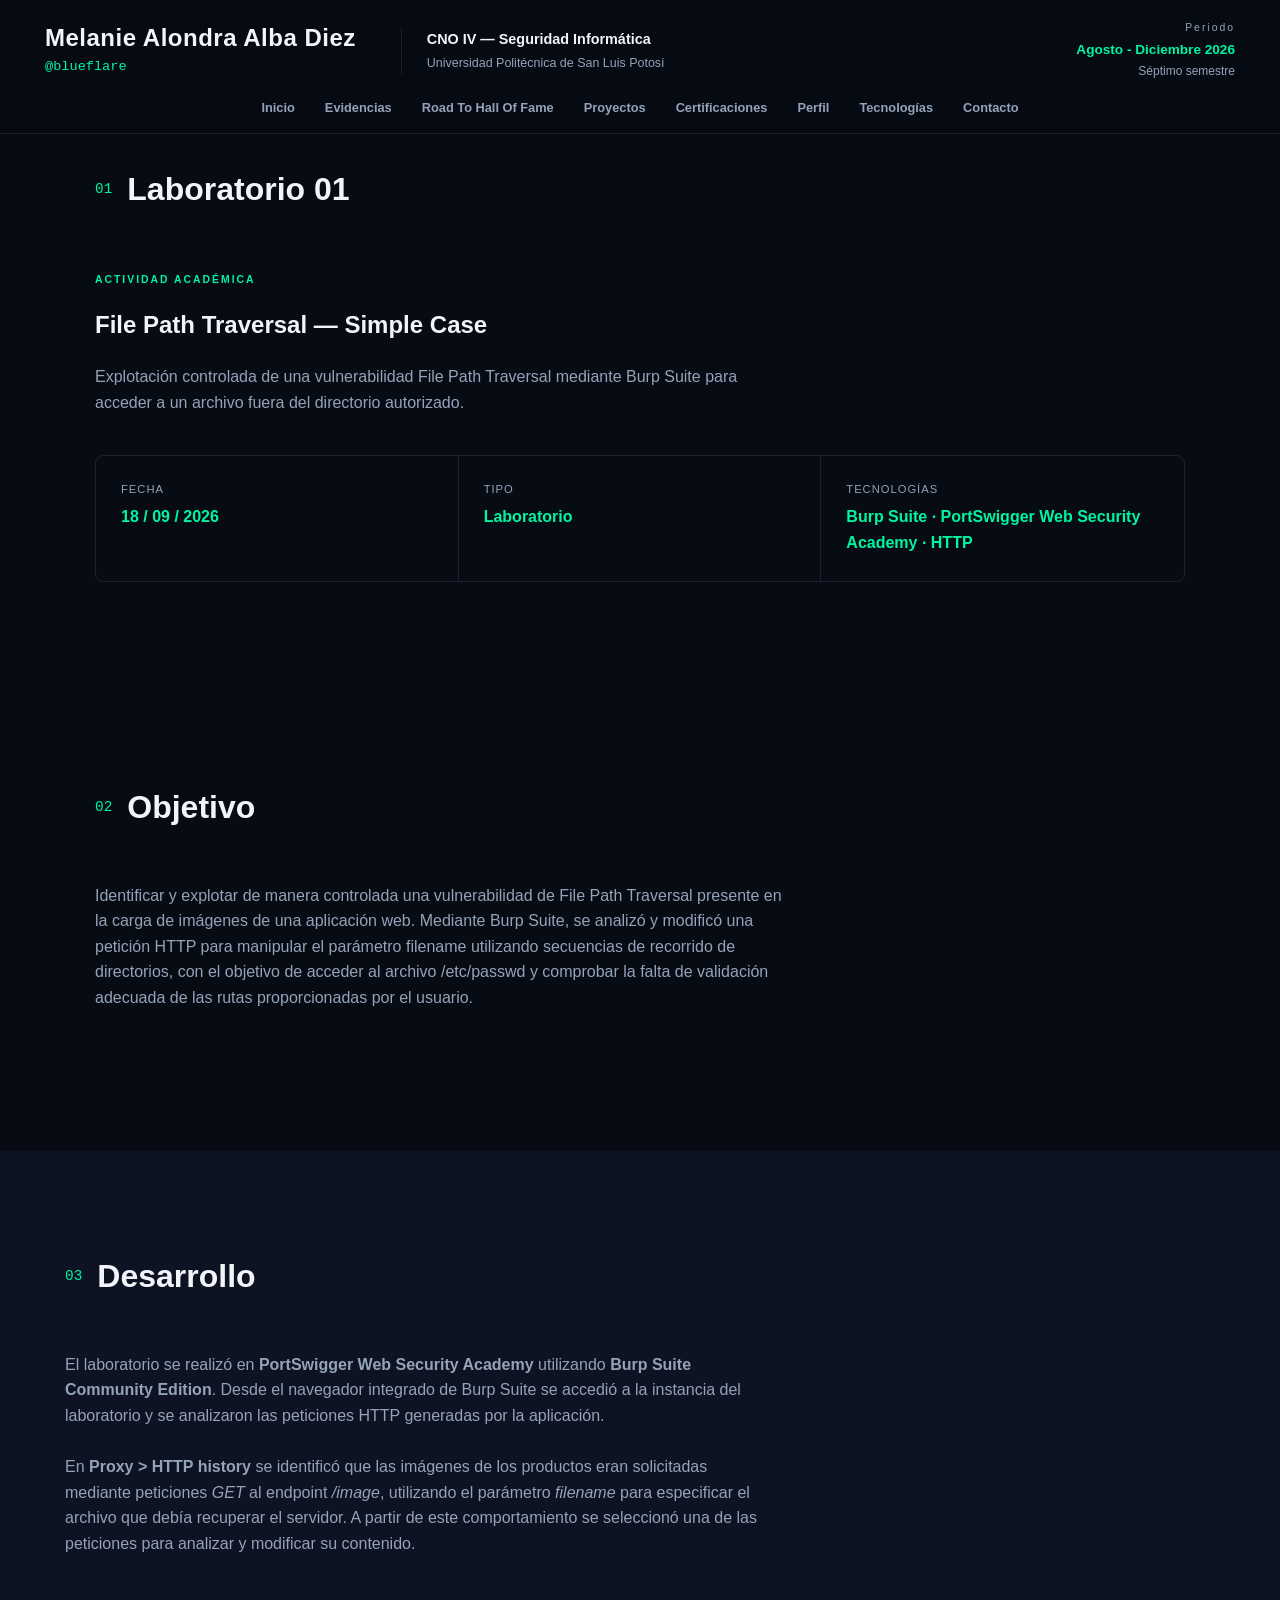
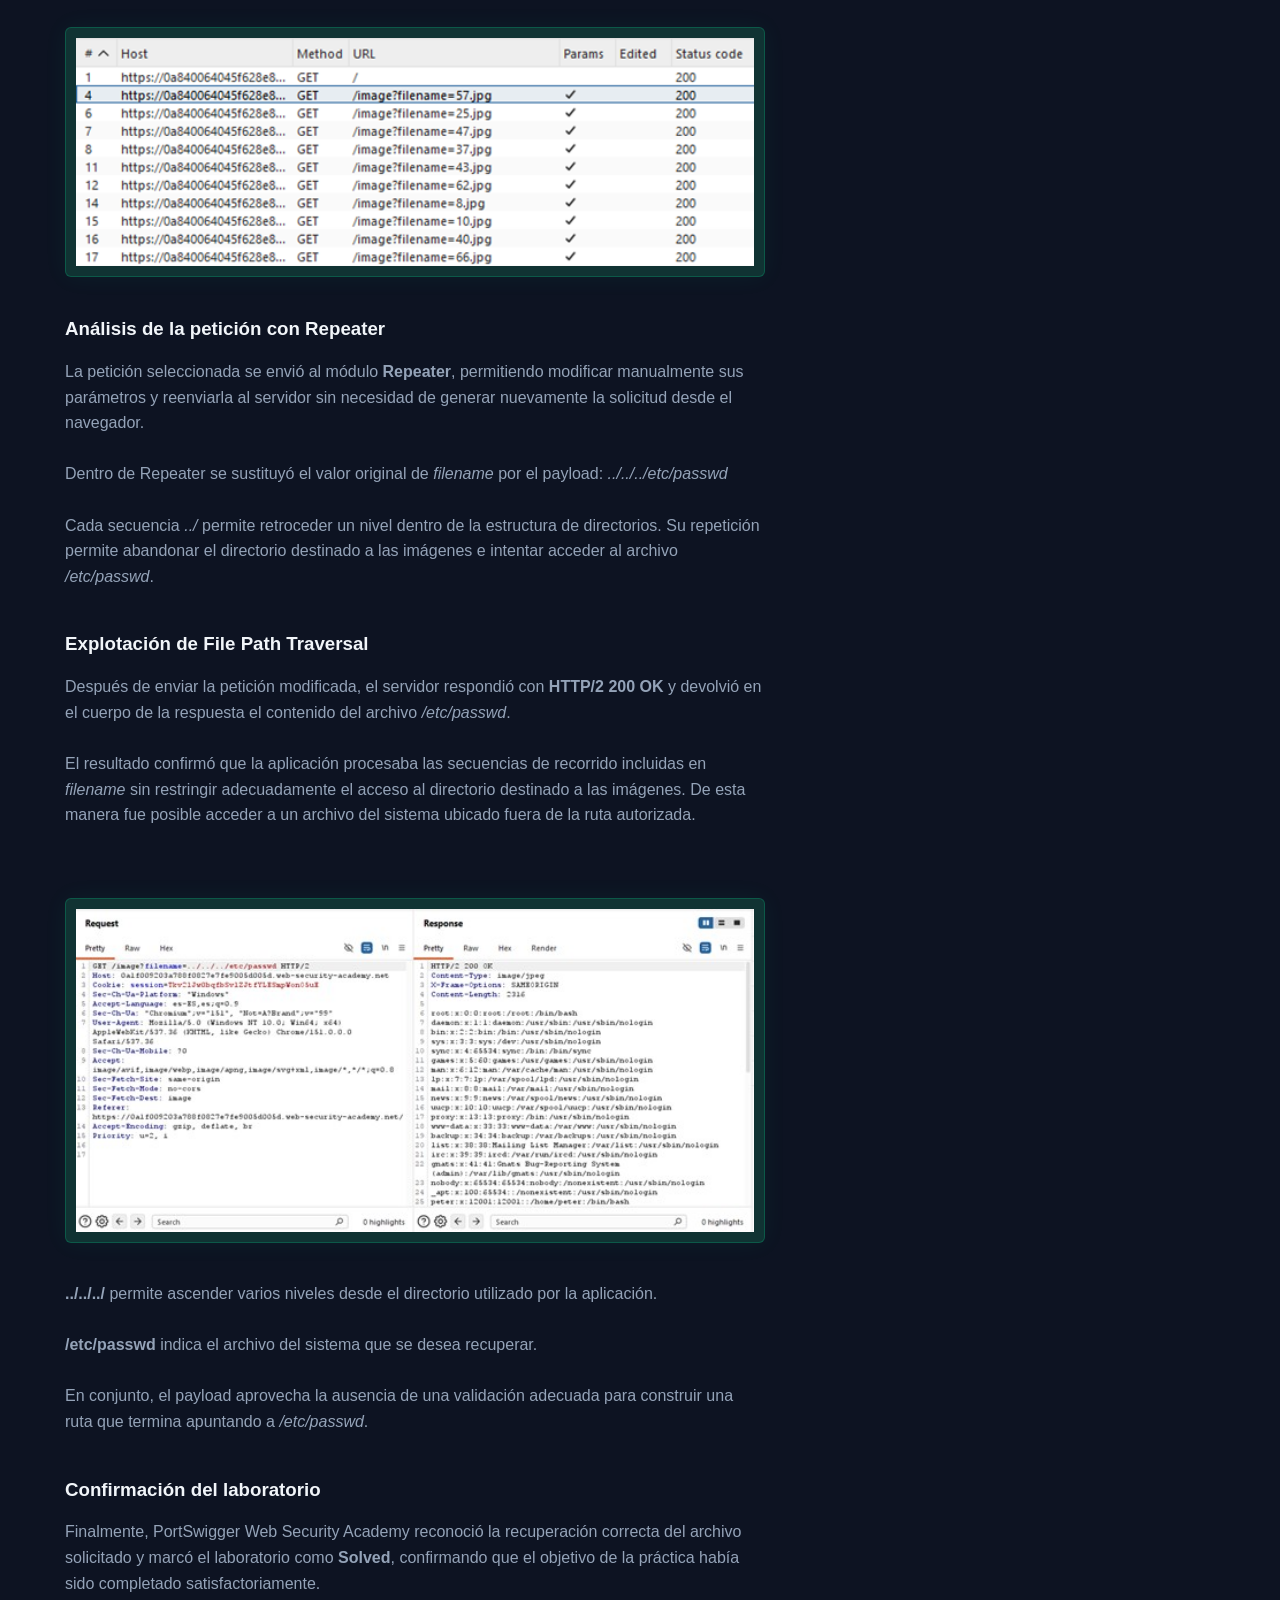
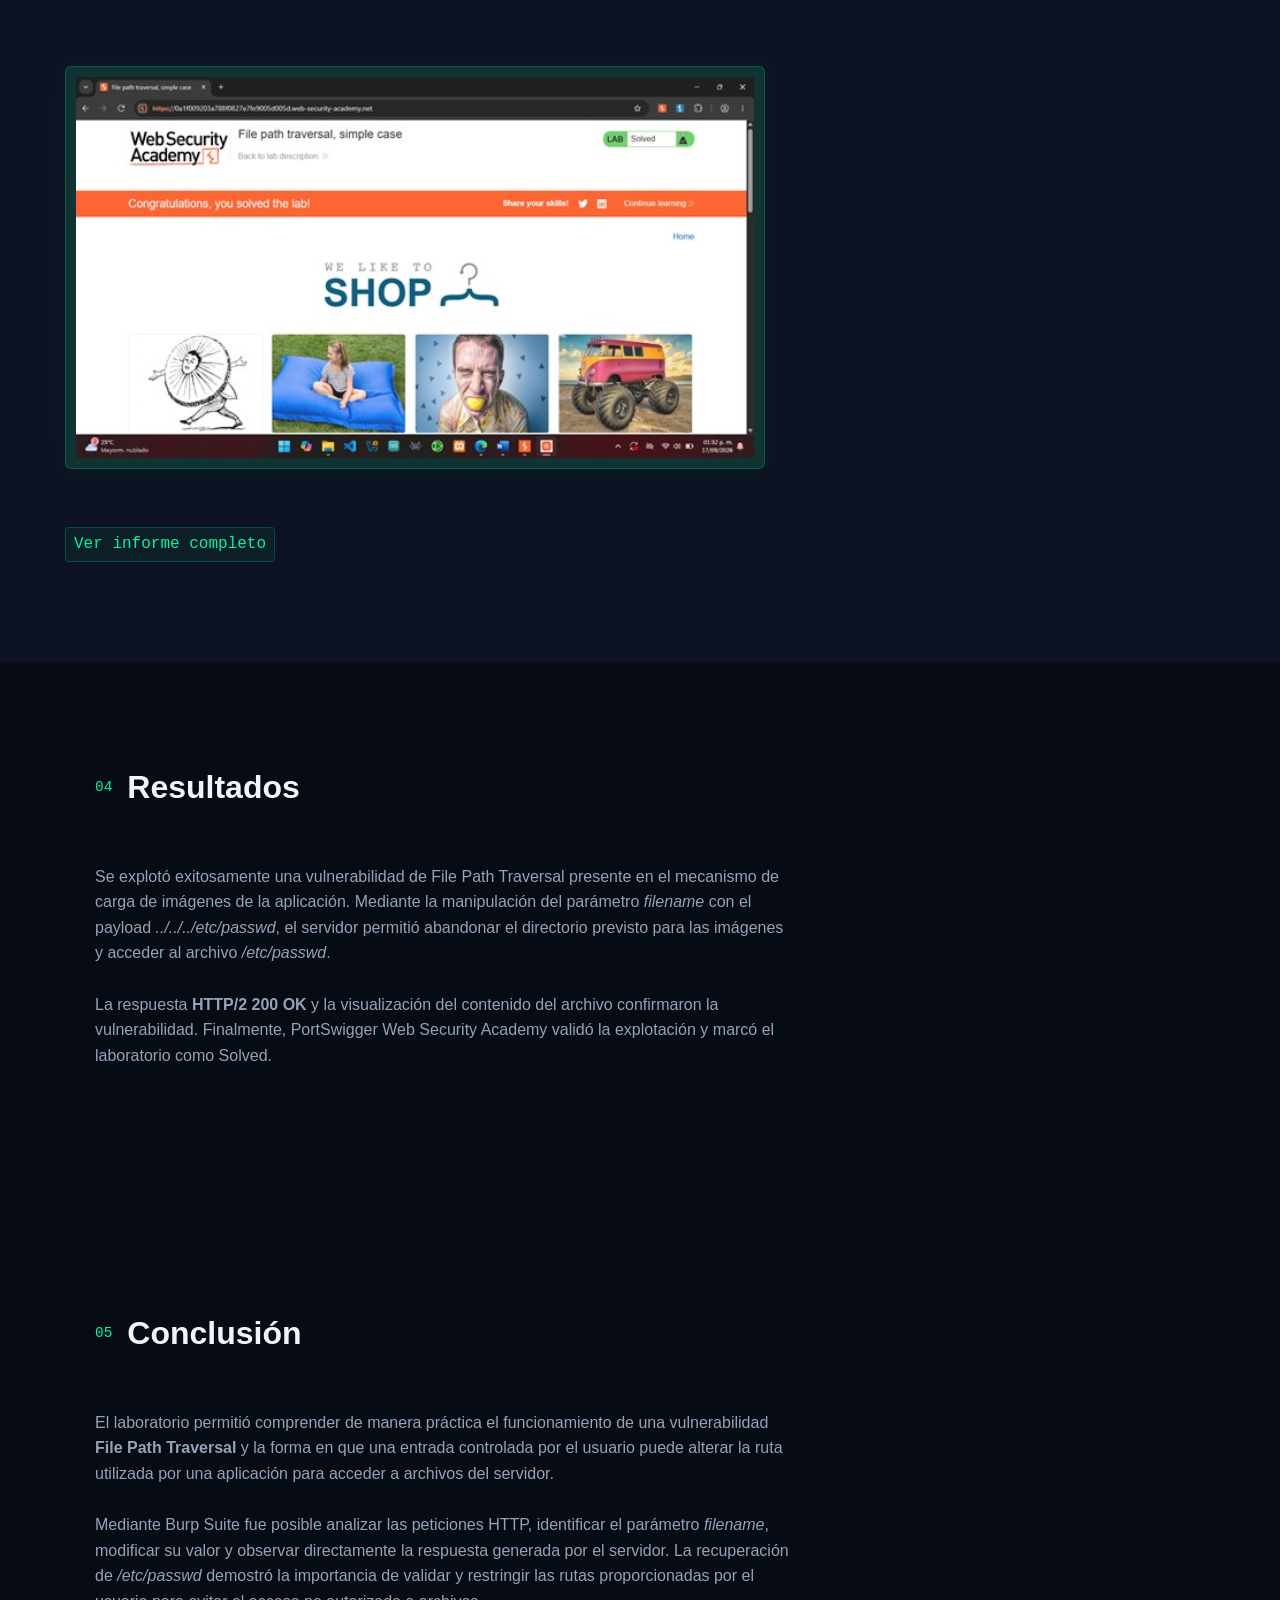
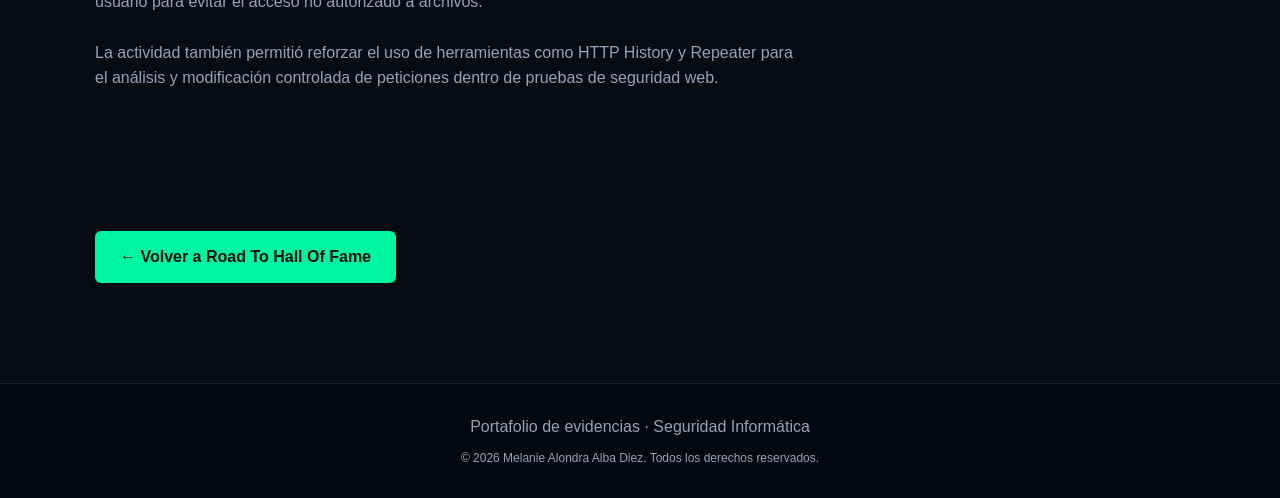
<file: evidencias/lab01.html>
<!DOCTYPE html>
<html lang="es">

<head>

    <meta charset="UTF-8">

    <meta
        name="viewport"
        content="width=device-width, initial-scale=1.0"
    >

    <title>
        Laboratorio 01 | Seguridad Informática
    </title>


    <link
        rel="stylesheet"
        href="../styles.css"
    >


</head>


<body>


<!-- =====================================================
     HEADER
===================================================== -->

<header class="header">

    <div class="header-main">

        <div class="identity">

            <div class="identity-name">

                <h1>
                    Melanie Alondra Alba Diez
                </h1>

                <span class="alias">
                    @blueflare
                </span>

            </div>


            <div class="academic-info">

                <strong>
                    CNO IV — Seguridad Informática
                </strong>

                <span>
                    Universidad Politécnica de San Luis Potosí
                </span>

            </div>

        </div>


        <div class="academic-period">

            <span class="period-label">
                Periodo
            </span>

            <strong>
                Agosto - Diciembre 2026
            </strong>

            <span>
                Séptimo semestre
            </span>

        </div>

    </div>


    <nav class="nav">

        <a href="../index.html#inicio">
            Inicio
        </a>

        <a href="../index.html#evidencias">
            Evidencias
        </a>

        <a href="../index.html#roadmap">
            Road To Hall Of Fame
        </a>

        <a href="../index.html#proyectos">
            Proyectos
        </a>

        <a href="../index.html#certificaciones">
            Certificaciones
        </a>

        <a href="../index.html#perfil">
            Perfil
        </a>

        <a href="../index.html#tecnologias">
            Tecnologías
        </a>

        <a href="../index.html#contacto">
            Contacto
        </a>

    </nav>

</header>



<main>


<!-- =====================================================
     ENCABEZADO DE LA EVIDENCIA
===================================================== -->

<section class="section" style="padding-top: 30px;">

    <div class="section-title">

        <span>
            01
        </span>

        <h2>
            Laboratorio 01
        </h2>

    </div>


    <span class="card-tag">
        ACTIVIDAD ACADÉMICA
    </span>



    <h1 style="margin-top: 15px;">
        File Path Traversal — Simple Case
    </h1>


    <p
        class="section-intro"
        style="margin-top: 20px;"
    >

        Explotación controlada de una vulnerabilidad File Path Traversal mediante Burp Suite para acceder a un archivo fuera del directorio autorizado.

    </p>



    <!-- =================================================
         INFORMACIÓN
    ================================================== -->

    <div class="technical-info">


        <div>

            <span>
                FECHA
            </span>


            <strong>
                18 / 09 / 2026
            </strong>

        </div>


        <div>

            <span>
                TIPO
            </span>


            <strong>
                Laboratorio
            </strong>

        </div>


        <div>

            <span>
                TECNOLOGÍAS
            </span>

            <strong>
                Burp Suite · PortSwigger Web Security Academy · HTTP
            </strong>

        </div>


    </div>

</section>



<!-- =====================================================
     OBJETIVO
===================================================== -->

<section class="section">

    <div class="section-title">

        <span>
            02
        </span>

        <h2>
            Objetivo
        </h2>

    </div>


    <!-- EDITAR -->

    <p class="section-intro">

        Identificar y explotar de manera controlada una vulnerabilidad 
        de File Path Traversal presente en la carga de imágenes de una 
        aplicación web. Mediante Burp Suite, se analizó y modificó una 
        petición HTTP para manipular el parámetro filename utilizando 
        secuencias de recorrido de directorios, con el objetivo de 
        acceder al archivo /etc/passwd y comprobar la falta de validación 
        adecuada de las rutas proporcionadas por el usuario.

    </p>

</section>



<!-- =====================================================
     DESARROLLO
===================================================== -->

<section class="section alternate-section">

    <div class="section-title">

        <span>
            03
        </span>

        <h2>
            Desarrollo
        </h2>

    </div>


    <!-- EDITAR -->

    <p class="section-intro">

        El laboratorio se realizó en <b>PortSwigger Web Security Academy</b> 
        utilizando <b>Burp Suite Community Edition</b>. Desde el navegador 
        integrado de Burp Suite se accedió a la instancia del 
        laboratorio y se analizaron las peticiones HTTP generadas por la 
        aplicación.
        <br><br>
        En <b>Proxy > HTTP history</b> se identificó que las imágenes de 
        los productos eran solicitadas mediante peticiones <i>GET</i> al endpoint 
        <i>/image</i>, utilizando el parámetro <i>filename</i> para especificar 
        el archivo que debía recuperar el servidor. A partir de este 
        comportamiento se seleccionó una de las peticiones para analizar 
        y modificar su contenido.

    </p>

    <img
        src="lab01/imagenes/httphistory.png"
        alt="Captura de la actividad"
        class="evidence-image"
    >

    <div class="section-title" style="margin-bottom: 15px;">

        <h3>
            Análisis de la petición con Repeater
        </h3>

    </div>

    <p class="section-intro">
        La petición seleccionada se envió al módulo <b>Repeater</b>, 
        permitiendo modificar manualmente sus parámetros y reenviarla 
        al servidor sin necesidad de generar nuevamente la solicitud 
        desde el navegador.
        <br><br>
        Dentro de Repeater se sustituyó el valor original de <i>filename</i> 
        por el payload: <i>../../../etc/passwd</i>
        <br><br>
        Cada secuencia <i>../</i> permite retroceder un nivel dentro de 
        la estructura de directorios. Su repetición permite abandonar el 
        directorio destinado a las imágenes e intentar acceder al archivo 
        <i>/etc/passwd</i>.
    </p>

    <div class="section-title" style="margin-bottom: 15px;">

        <h3>
            Explotación de File Path Traversal
        </h3>

    </div>

    <p class="section-intro">
        Después de enviar la petición modificada, el servidor respondió 
        con <b>HTTP/2 200 OK</b> y devolvió en el cuerpo de la 
        respuesta el contenido del archivo <i>/etc/passwd</i>.
        <br><br>
        El resultado confirmó que la aplicación procesaba las secuencias 
        de recorrido incluidas en <i>filename</i> sin restringir adecuadamente 
        el acceso al directorio destinado a las imágenes. De esta manera 
        fue posible acceder a un archivo del sistema ubicado fuera de la 
        ruta autorizada.
    </p>

    <img
        src="lab01/imagenes/payload.jpg"
        alt="Captura de la actividad"
        class="evidence-image"
    >

    <p class="section-intro">
        <b>../../../</b> permite ascender varios niveles desde el directorio utilizado por la aplicación.
        <br><br>
        <b>/etc/passwd</b> indica el archivo del sistema que se desea recuperar.
        <br><br>
        En conjunto, el payload aprovecha la ausencia de una validación 
        adecuada para construir una ruta que termina apuntando a <i>/etc/passwd</i>.
    </p>

    <div class="section-title" style="margin-bottom: 15px;">

        <h3>
            Confirmación del laboratorio
        </h3>

    </div>

    <p class="section-intro">
        Finalmente, PortSwigger Web Security Academy reconoció la 
        recuperación correcta del archivo solicitado y marcó el 
        laboratorio como <b>Solved</b>, confirmando que el objetivo 
        de la práctica había sido completado satisfactoriamente.
    </p>

    <img
        src="lab01/imagenes/solved.jpg"
        alt="Captura de la actividad"
        class="evidence-image"
    >

    

    <div class="activity-links">

    <a
        href="lab01/documentos/informe.pdf"
        target="_blank"
        class="activity-link"
    >
        Ver informe completo
    </a>

</div>

</section>



<!-- =====================================================
     RESULTADOS
===================================================== -->

<section class="section">

    <div class="section-title">

        <span>
            04
        </span>

        <h2>
            Resultados
        </h2>

    </div>


    <p class="section-intro">

        Se explotó exitosamente una vulnerabilidad de File Path Traversal 
        presente en el mecanismo de carga de imágenes de la aplicación. 
        Mediante la manipulación del parámetro <i>filename</i> con el payload 
        <i>../../../etc/passwd</i>, el servidor permitió abandonar el 
        directorio previsto para las imágenes y acceder al archivo 
        <i>/etc/passwd</i>.
        <br><br>
        La respuesta <b>HTTP/2 200 OK</b> y la visualización del 
        contenido del archivo confirmaron la vulnerabilidad. 
        Finalmente, PortSwigger Web Security Academy validó 
        la explotación y marcó el laboratorio como Solved.

    </p>

</section>



<!-- =====================================================
     CONCLUSIÓN
===================================================== -->

<section class="section" style="margin-top: 0px;">

    <div class="section-title">

        <span>
            05
        </span>

        <h2>
            Conclusión
        </h2>

    </div>


    <p class="section-intro">

        El laboratorio permitió comprender de manera práctica el 
        funcionamiento de una vulnerabilidad <b>File Path Traversal</b> 
        y la forma en que una entrada controlada por el usuario puede 
        alterar la ruta utilizada por una aplicación para acceder a 
        archivos del servidor.
        <br><br>
        Mediante Burp Suite fue posible analizar las peticiones HTTP, 
        identificar el parámetro <i>filename</i>, modificar su valor 
        y observar directamente la respuesta generada por el servidor. 
        La recuperación de <i>/etc/passwd</i> demostró la importancia 
        de validar y restringir las rutas proporcionadas por el 
        usuario para evitar el acceso no autorizado a archivos.
        <br><br>
        La actividad también permitió reforzar el uso de herramientas 
        como HTTP History y Repeater para el análisis y modificación 
        controlada de peticiones dentro de pruebas de seguridad web.

    </p>

</section>



<!-- =====================================================
     VOLVER
===================================================== -->

<section class="section" style="margin-top: 0px; padding-top: 0px;">

    <a
        href="../index.html#roadmap"
        class="btn btn-primary"
    >
        ← Volver a Road To Hall Of Fame
    </a>

</section>


</main>



<!-- =====================================================
     FOOTER
===================================================== -->

<footer class="footer">

    <p>
        Portafolio de evidencias · Seguridad Informática
    </p>

    <p class="copyright">
        © 2026 Melanie Alondra Alba Diez. Todos los derechos reservados.
    </p>

</footer>


</body>

</html>
</file>
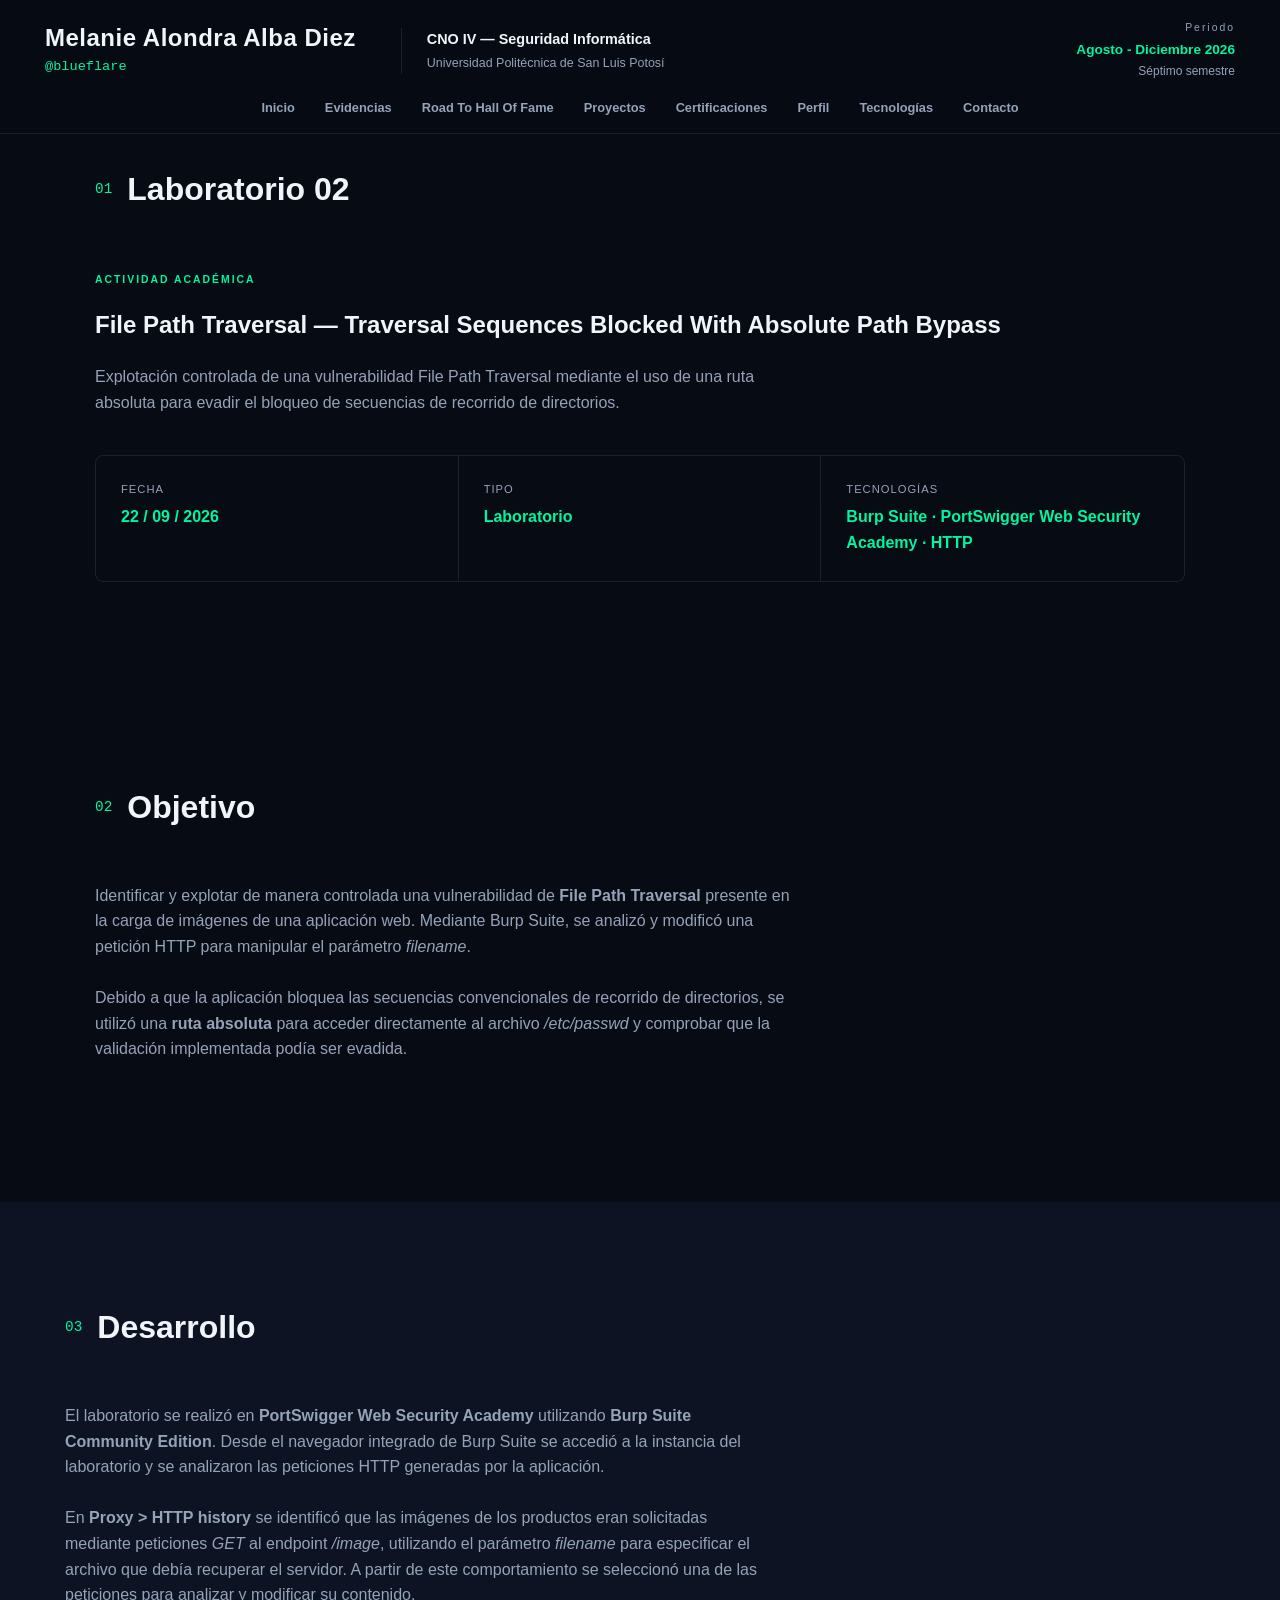
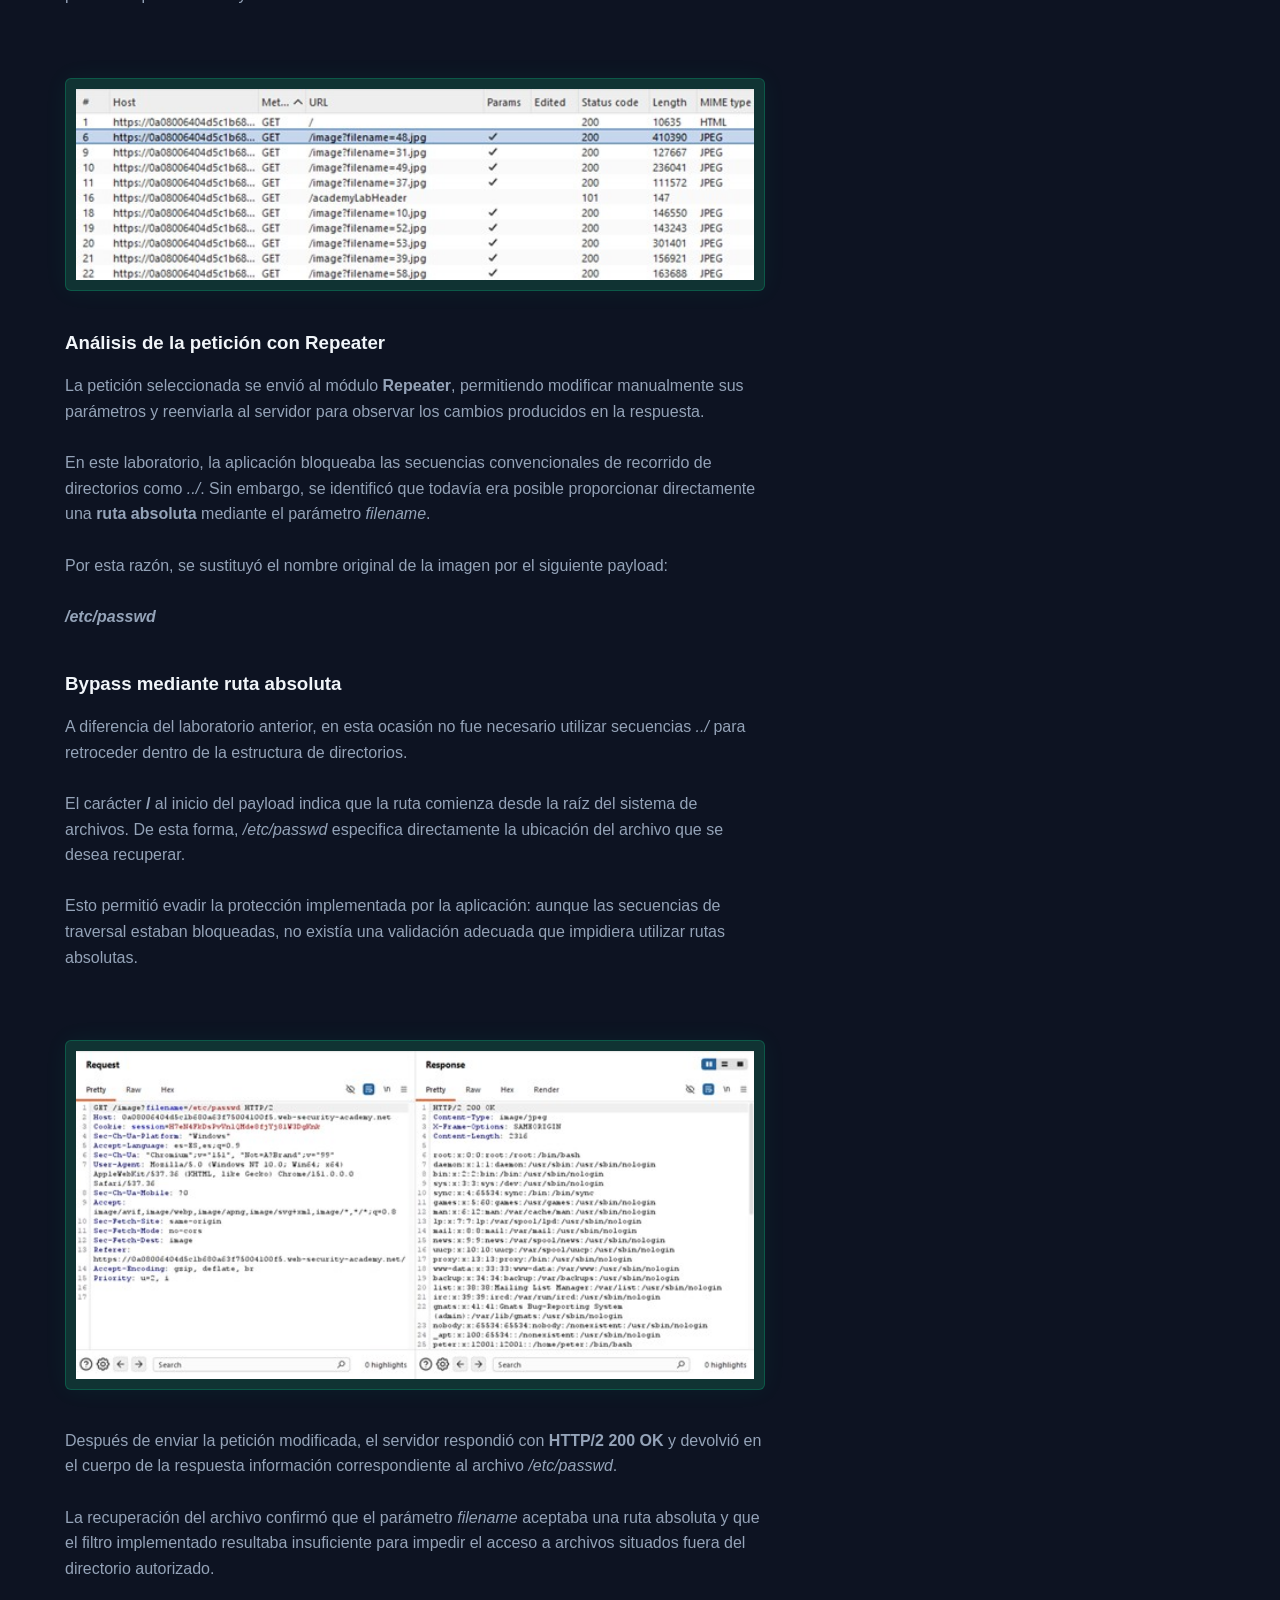
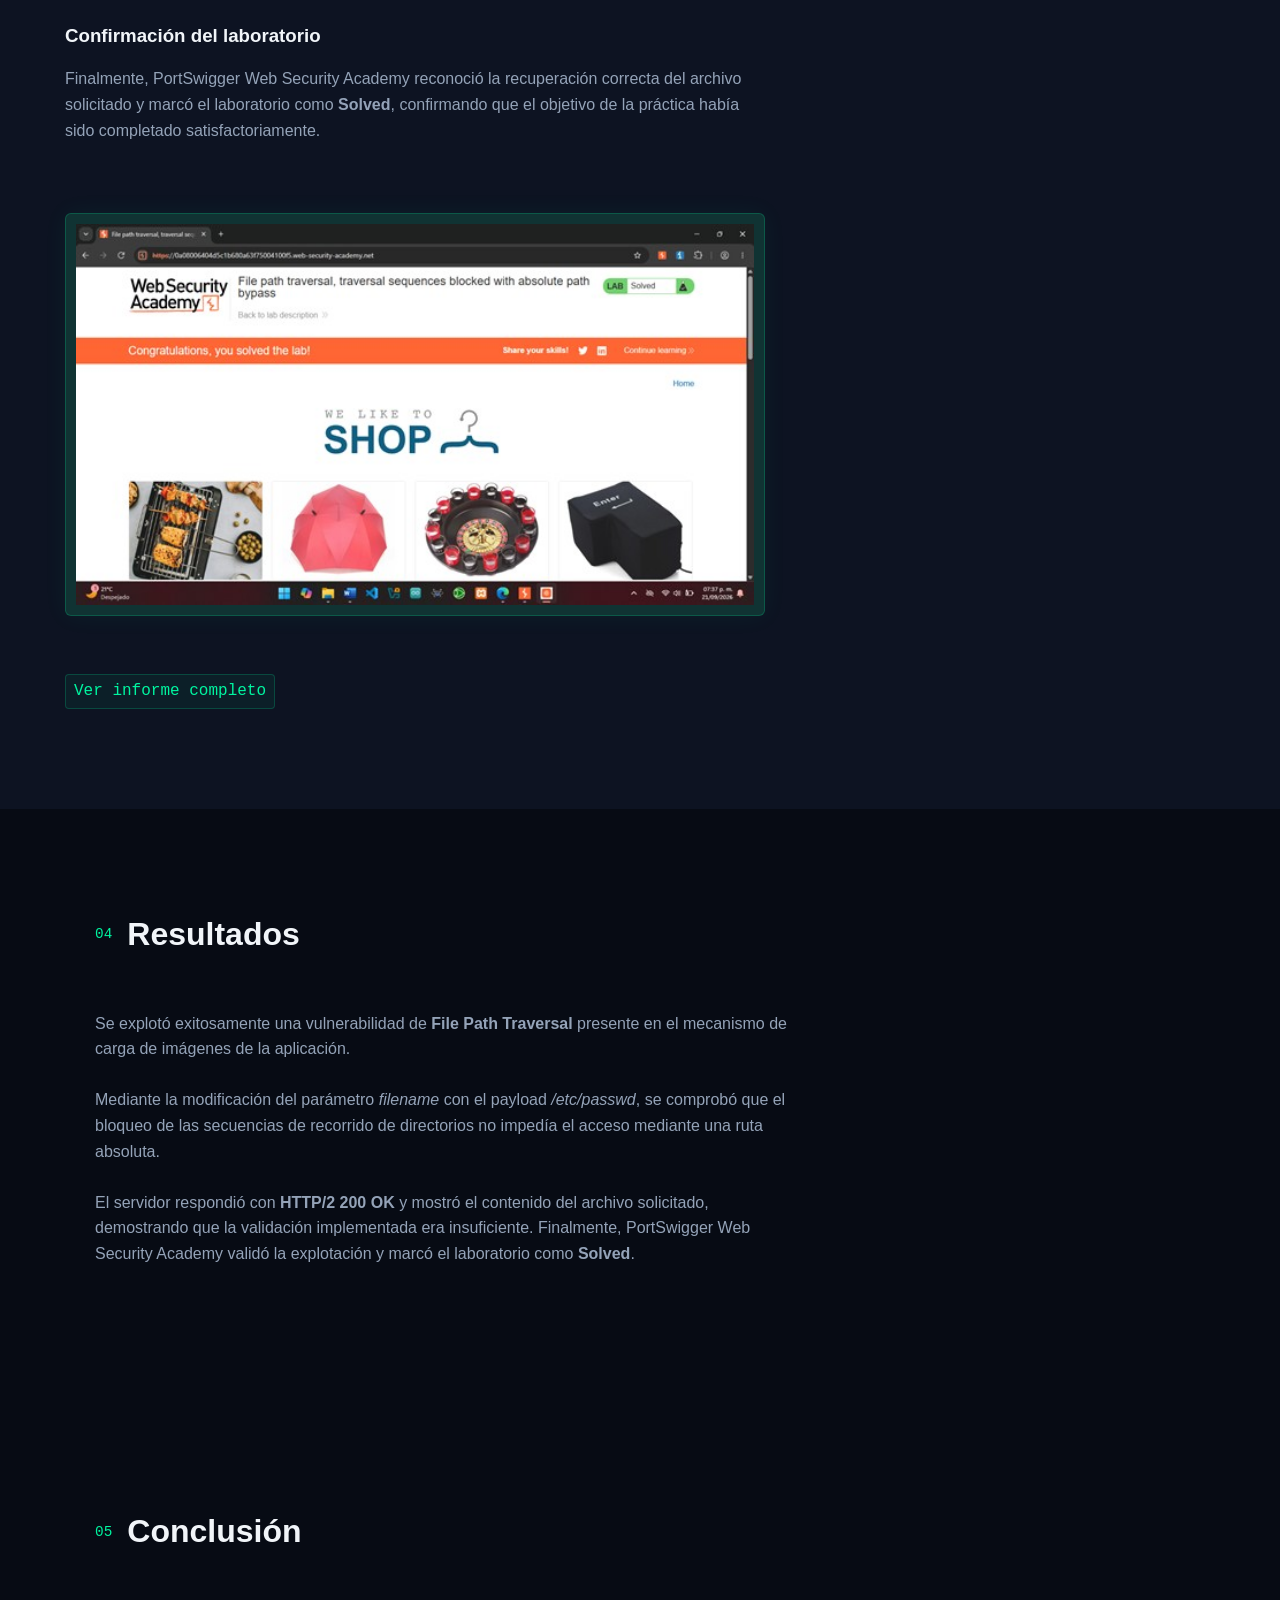
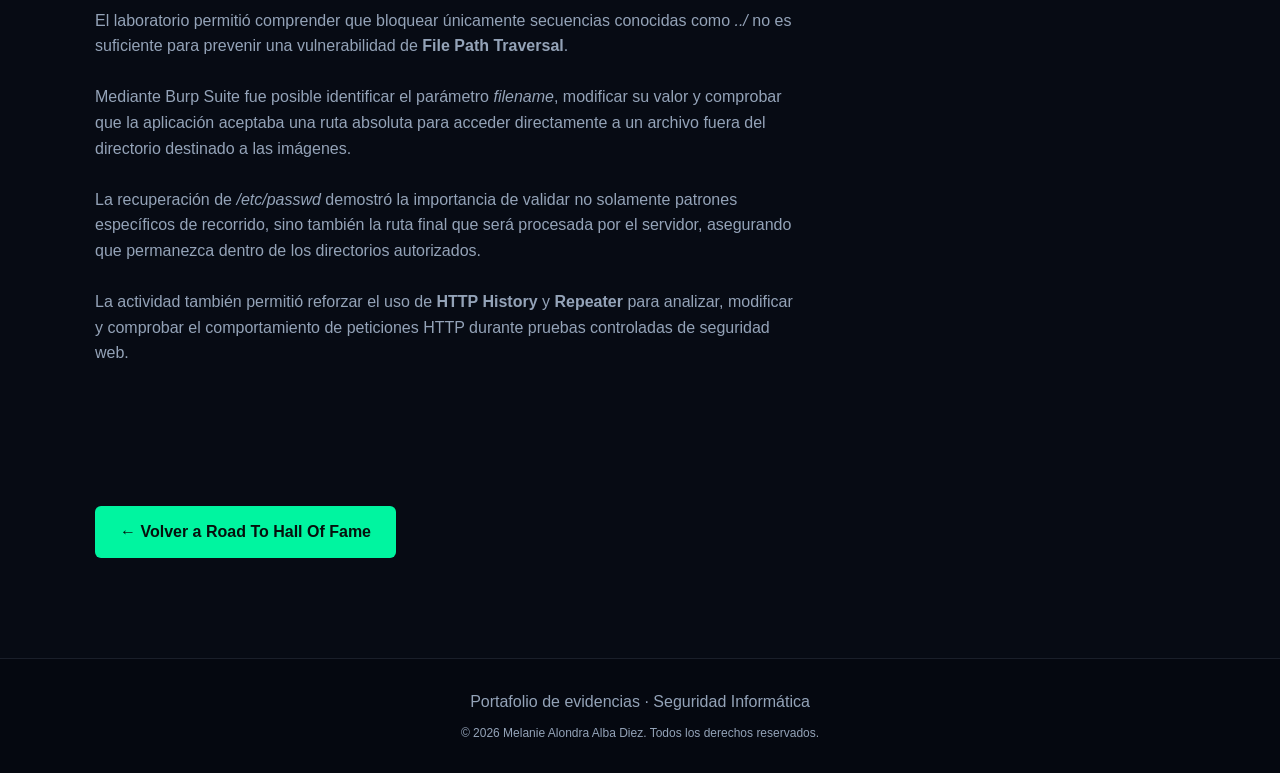
<file: evidencias/lab02.html>
<!DOCTYPE html>
<html lang="es">

<head>

    <meta charset="UTF-8">

    <meta
        name="viewport"
        content="width=device-width, initial-scale=1.0"
    >

    <title>
        Laboratorio 02 | Seguridad Informática
    </title>

    <link
        rel="stylesheet"
        href="../styles.css"
    >

</head>


<body>


<!-- =====================================================
     HEADER
===================================================== -->

<header class="header">

    <div class="header-main">

        <div class="identity">

            <div class="identity-name">

                <h1>
                    Melanie Alondra Alba Diez
                </h1>

                <span class="alias">
                    @blueflare
                </span>

            </div>


            <div class="academic-info">

                <strong>
                    CNO IV — Seguridad Informática
                </strong>

                <span>
                    Universidad Politécnica de San Luis Potosí
                </span>

            </div>

        </div>


        <div class="academic-period">

            <span class="period-label">
                Periodo
            </span>

            <strong>
                Agosto - Diciembre 2026
            </strong>

            <span>
                Séptimo semestre
            </span>

        </div>

    </div>


    <nav class="nav">

        <a href="../index.html#inicio">
            Inicio
        </a>

        <a href="../index.html#evidencias">
            Evidencias
        </a>

        <a href="../index.html#roadmap">
            Road To Hall Of Fame
        </a>

        <a href="../index.html#proyectos">
            Proyectos
        </a>

        <a href="../index.html#certificaciones">
            Certificaciones
        </a>

        <a href="../index.html#perfil">
            Perfil
        </a>

        <a href="../index.html#tecnologias">
            Tecnologías
        </a>

        <a href="../index.html#contacto">
            Contacto
        </a>

    </nav>

</header>



<main>


<!-- =====================================================
     ENCABEZADO DE LA EVIDENCIA
===================================================== -->

<section class="section" style="padding-top: 30px;">

    <div class="section-title">

        <span>
            01
        </span>

        <h2>
            Laboratorio 02
        </h2>

    </div>


    <span class="card-tag">
        ACTIVIDAD ACADÉMICA
    </span>


    <h1 style="margin-top: 15px;">
        File Path Traversal — Traversal Sequences Blocked With Absolute Path Bypass
    </h1>


    <p
        class="section-intro"
        style="margin-top: 20px;"
    >

        Explotación controlada de una vulnerabilidad File Path Traversal
        mediante el uso de una ruta absoluta para evadir el bloqueo de
        secuencias de recorrido de directorios.

    </p>


    <!-- =================================================
         INFORMACIÓN
    ================================================== -->

    <div class="technical-info">


        <div>

            <span>
                FECHA
            </span>

            <strong>
                22 / 09 / 2026
            </strong>

        </div>


        <div>

            <span>
                TIPO
            </span>

            <strong>
                Laboratorio
            </strong>

        </div>


        <div>

            <span>
                TECNOLOGÍAS
            </span>

            <strong>
                Burp Suite · PortSwigger Web Security Academy · HTTP
            </strong>

        </div>


    </div>

</section>



<!-- =====================================================
     OBJETIVO
===================================================== -->

<section class="section">

    <div class="section-title">

        <span>
            02
        </span>

        <h2>
            Objetivo
        </h2>

    </div>


    <p class="section-intro">

        Identificar y explotar de manera controlada una vulnerabilidad
        de <b>File Path Traversal</b> presente en la carga de imágenes de
        una aplicación web. Mediante Burp Suite, se analizó y modificó una
        petición HTTP para manipular el parámetro <i>filename</i>.
        <br><br>
        Debido a que la aplicación bloquea las secuencias convencionales
        de recorrido de directorios, se utilizó una <b>ruta absoluta</b>
        para acceder directamente al archivo <i>/etc/passwd</i> y comprobar
        que la validación implementada podía ser evadida.

    </p>

</section>



<!-- =====================================================
     DESARROLLO
===================================================== -->

<section class="section alternate-section">

    <div class="section-title">

        <span>
            03
        </span>

        <h2>
            Desarrollo
        </h2>

    </div>


    <p class="section-intro">

        El laboratorio se realizó en <b>PortSwigger Web Security Academy</b>
        utilizando <b>Burp Suite Community Edition</b>. Desde el navegador
        integrado de Burp Suite se accedió a la instancia del laboratorio y
        se analizaron las peticiones HTTP generadas por la aplicación.

        <br><br>

        En <b>Proxy > HTTP history</b> se identificó que las imágenes de
        los productos eran solicitadas mediante peticiones <i>GET</i> al
        endpoint <i>/image</i>, utilizando el parámetro <i>filename</i>
        para especificar el archivo que debía recuperar el servidor.
        A partir de este comportamiento se seleccionó una de las peticiones
        para analizar y modificar su contenido.

    </p>


    <img
        src="lab02/imagenes/httphistorylab02.jpg"
        alt="Peticiones de imágenes identificadas en HTTP History"
        class="evidence-image"
    >


    <div class="section-title" style="margin-bottom: 15px;">

        <h3>
            Análisis de la petición con Repeater
        </h3>

    </div>


    <p class="section-intro">

        La petición seleccionada se envió al módulo <b>Repeater</b>,
        permitiendo modificar manualmente sus parámetros y reenviarla
        al servidor para observar los cambios producidos en la respuesta.

        <br><br>

        En este laboratorio, la aplicación bloqueaba las secuencias
        convencionales de recorrido de directorios como <i>../</i>.
        Sin embargo, se identificó que todavía era posible proporcionar
        directamente una <b>ruta absoluta</b> mediante el parámetro
        <i>filename</i>.

        <br><br>

        Por esta razón, se sustituyó el nombre original de la imagen
        por el siguiente payload:

        <br><br>

        <b><i>/etc/passwd</i></b>

    </p>


    <div class="section-title" style="margin-bottom: 15px;">

        <h3>
            Bypass mediante ruta absoluta
        </h3>

    </div>


    <p class="section-intro">

        A diferencia del laboratorio anterior, en esta ocasión no fue
        necesario utilizar secuencias <i>../</i> para retroceder dentro
        de la estructura de directorios.

        <br><br>

        El carácter <b>/</b> al inicio del payload indica que la ruta
        comienza desde la raíz del sistema de archivos. De esta forma,
        <i>/etc/passwd</i> especifica directamente la ubicación del archivo
        que se desea recuperar.

        <br><br>

        Esto permitió evadir la protección implementada por la aplicación:
        aunque las secuencias de traversal estaban bloqueadas, no existía
        una validación adecuada que impidiera utilizar rutas absolutas.

    </p>


    <img
        src="lab02/imagenes/payloadlab02.jpg"
        alt="Payload con ruta absoluta y respuesta del servidor"
        class="evidence-image"
    >


    <p class="section-intro">

        Después de enviar la petición modificada, el servidor respondió
        con <b>HTTP/2 200 OK</b> y devolvió en el cuerpo de la respuesta
        información correspondiente al archivo <i>/etc/passwd</i>.

        <br><br>

        La recuperación del archivo confirmó que el parámetro
        <i>filename</i> aceptaba una ruta absoluta y que el filtro
        implementado resultaba insuficiente para impedir el acceso
        a archivos situados fuera del directorio autorizado.

    </p>


    <div class="section-title" style="margin-bottom: 15px;">

        <h3>
            Confirmación del laboratorio
        </h3>

    </div>


    <p class="section-intro">

        Finalmente, PortSwigger Web Security Academy reconoció la
        recuperación correcta del archivo solicitado y marcó el
        laboratorio como <b>Solved</b>, confirmando que el objetivo
        de la práctica había sido completado satisfactoriamente.

    </p>


    <img
        src="lab02/imagenes/solvedlab02.jpg"
        alt="Confirmación del laboratorio resuelto en PortSwigger"
        class="evidence-image"
    >


    <div class="activity-links">

        <a
            href="lab02/documentos/informe.pdf"
            target="_blank"
            class="activity-link"
        >
            Ver informe completo
        </a>

    </div>

</section>



<!-- =====================================================
     RESULTADOS
===================================================== -->

<section class="section">

    <div class="section-title">

        <span>
            04
        </span>

        <h2>
            Resultados
        </h2>

    </div>


    <p class="section-intro">

        Se explotó exitosamente una vulnerabilidad de
        <b>File Path Traversal</b> presente en el mecanismo de carga de
        imágenes de la aplicación.

        <br><br>

        Mediante la modificación del parámetro <i>filename</i> con el
        payload <i>/etc/passwd</i>, se comprobó que el bloqueo de las
        secuencias de recorrido de directorios no impedía el acceso
        mediante una ruta absoluta.

        <br><br>

        El servidor respondió con <b>HTTP/2 200 OK</b> y mostró el
        contenido del archivo solicitado, demostrando que la validación
        implementada era insuficiente. Finalmente, PortSwigger Web
        Security Academy validó la explotación y marcó el laboratorio
        como <b>Solved</b>.

    </p>

</section>



<!-- =====================================================
     CONCLUSIÓN
===================================================== -->

<section class="section" style="margin-top: 0px;">

    <div class="section-title">

        <span>
            05
        </span>

        <h2>
            Conclusión
        </h2>

    </div>


    <p class="section-intro">

        El laboratorio permitió comprender que bloquear únicamente
        secuencias conocidas como <i>../</i> no es suficiente para
        prevenir una vulnerabilidad de <b>File Path Traversal</b>.

        <br><br>

        Mediante Burp Suite fue posible identificar el parámetro
        <i>filename</i>, modificar su valor y comprobar que la aplicación
        aceptaba una ruta absoluta para acceder directamente a un archivo
        fuera del directorio destinado a las imágenes.

        <br><br>

        La recuperación de <i>/etc/passwd</i> demostró la importancia
        de validar no solamente patrones específicos de recorrido, sino
        también la ruta final que será procesada por el servidor,
        asegurando que permanezca dentro de los directorios autorizados.

        <br><br>

        La actividad también permitió reforzar el uso de
        <b>HTTP History</b> y <b>Repeater</b> para analizar, modificar
        y comprobar el comportamiento de peticiones HTTP durante
        pruebas controladas de seguridad web.

    </p>

</section>



<!-- =====================================================
     VOLVER
===================================================== -->

<section class="section" style="margin-top: 0px; padding-top: 0px;">

    <a
        href="../index.html#roadmap"
        class="btn btn-primary"
    >
        ← Volver a Road To Hall Of Fame
    </a>

</section>


</main>



<!-- =====================================================
     FOOTER
===================================================== -->

<footer class="footer">

    <p>
        Portafolio de evidencias · Seguridad Informática
    </p>

    <p class="copyright">
        © 2026 Melanie Alondra Alba Diez. Todos los derechos reservados.
    </p>

</footer>


</body>

</html>
</file>
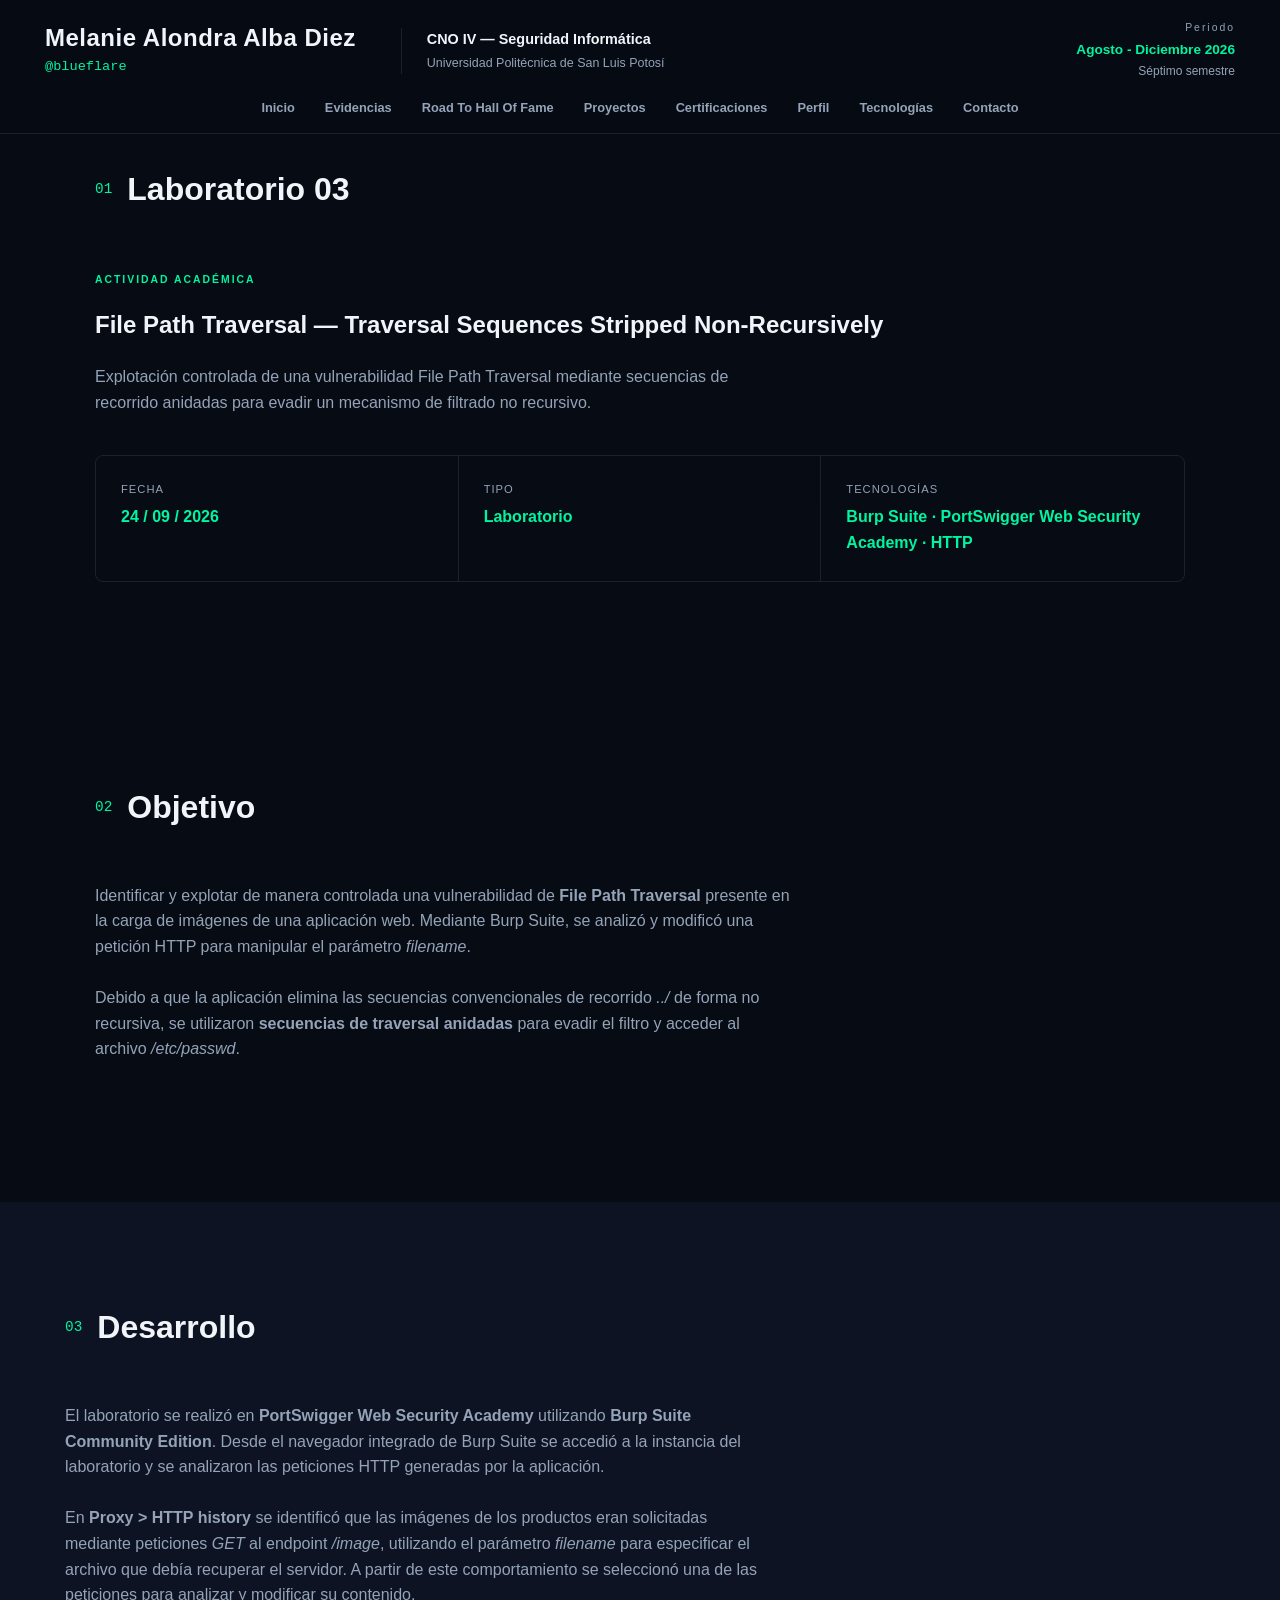
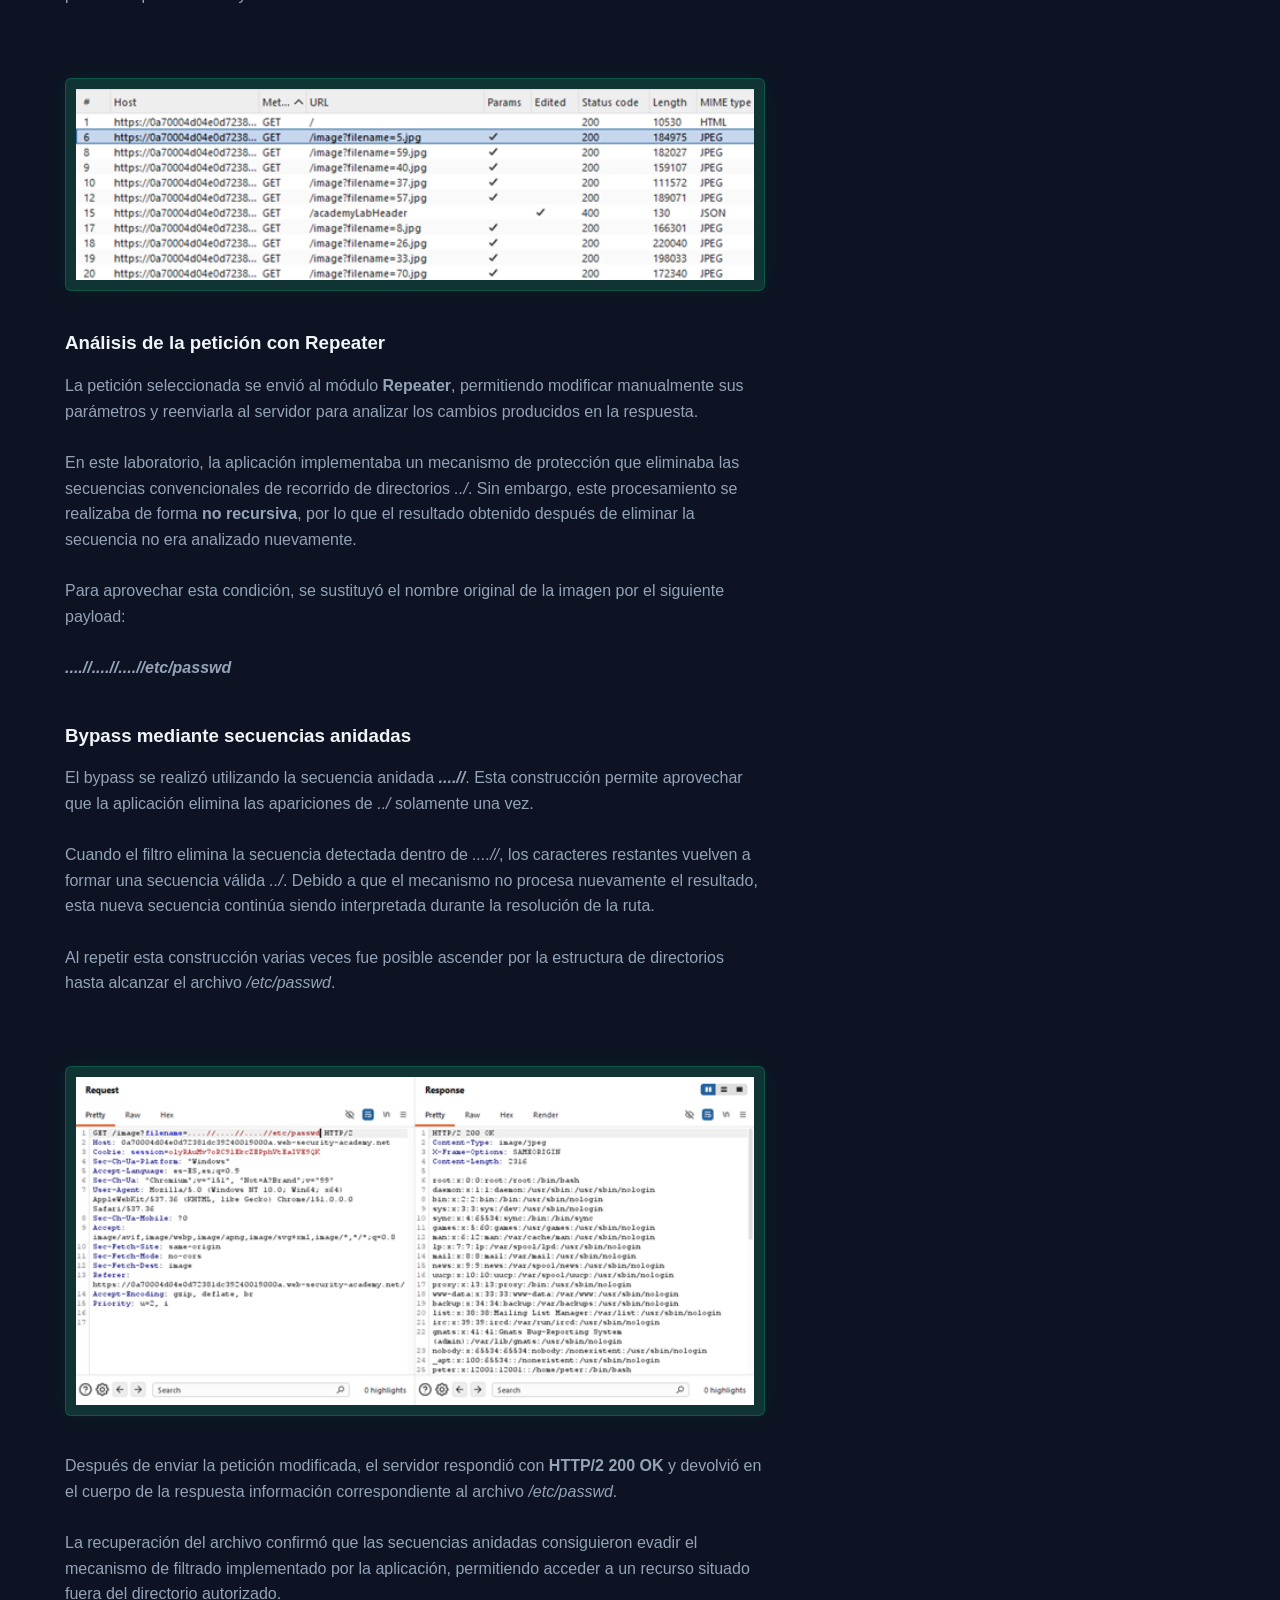
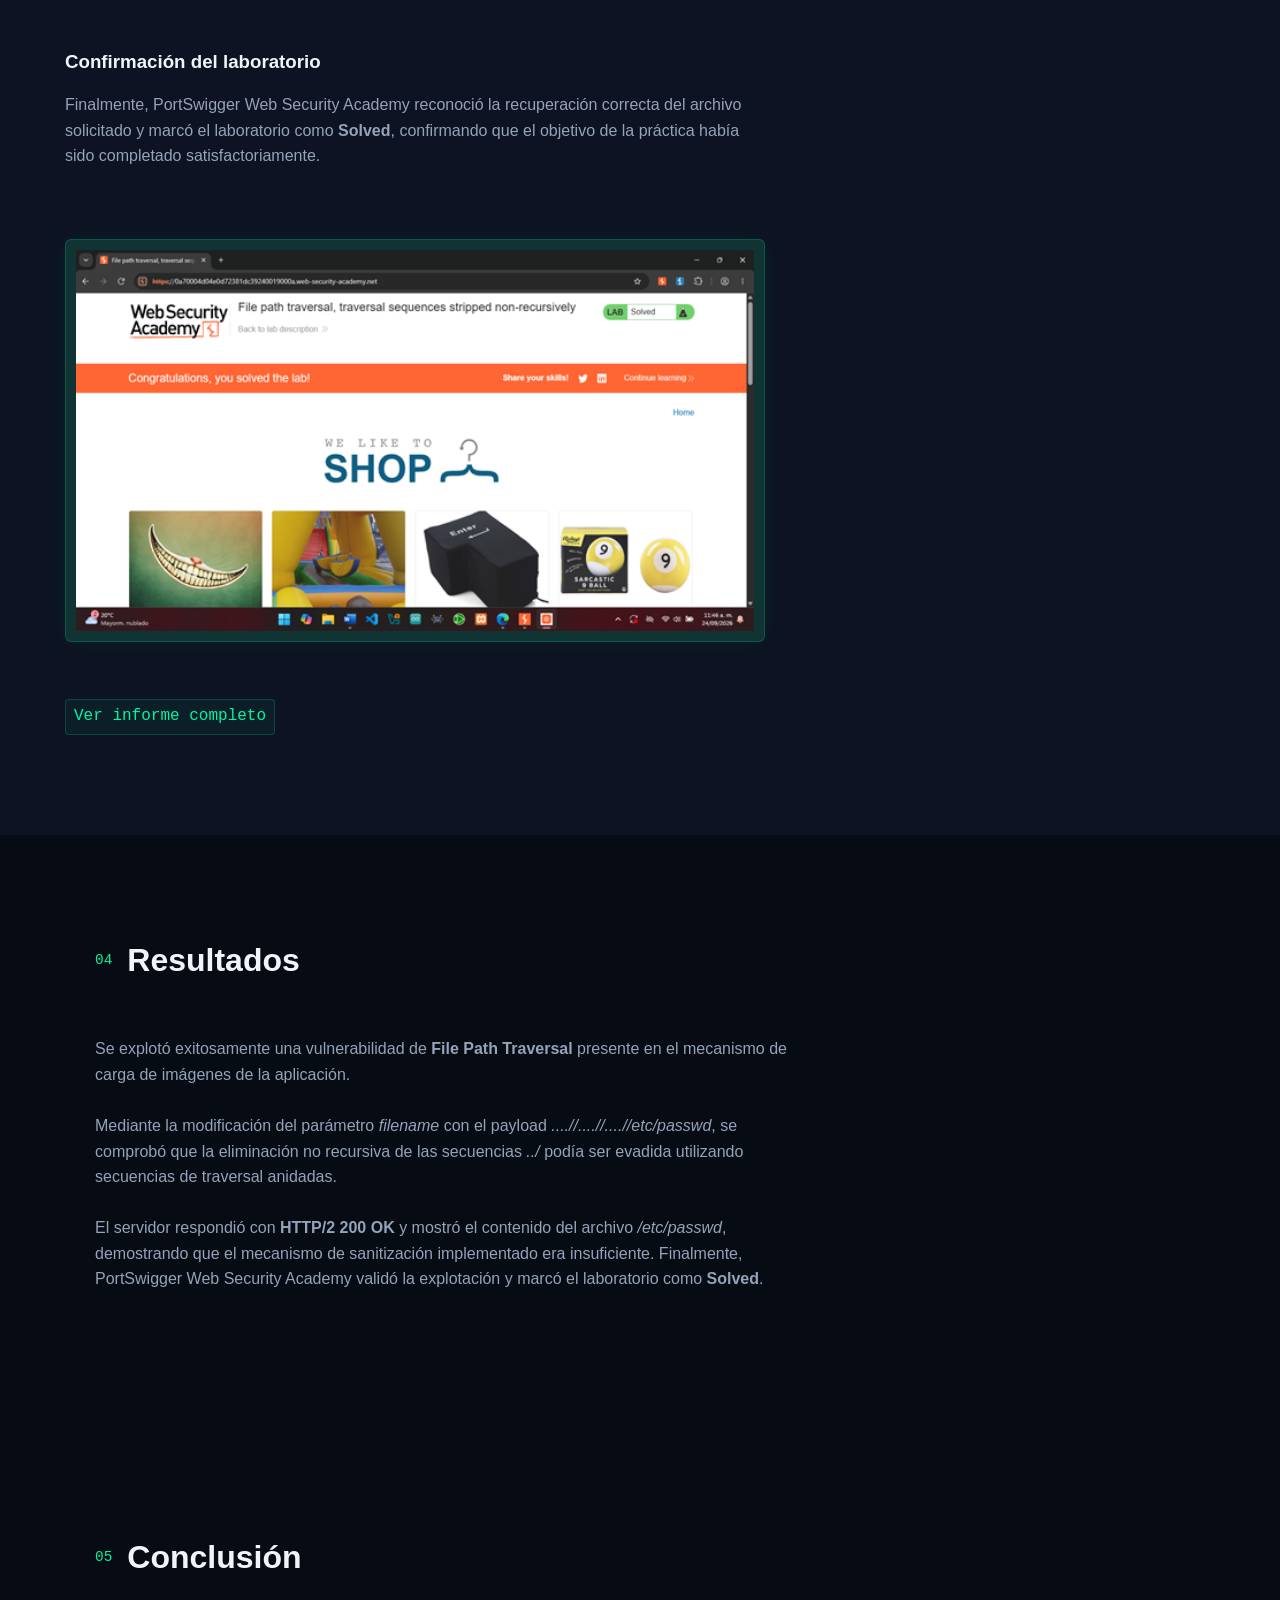
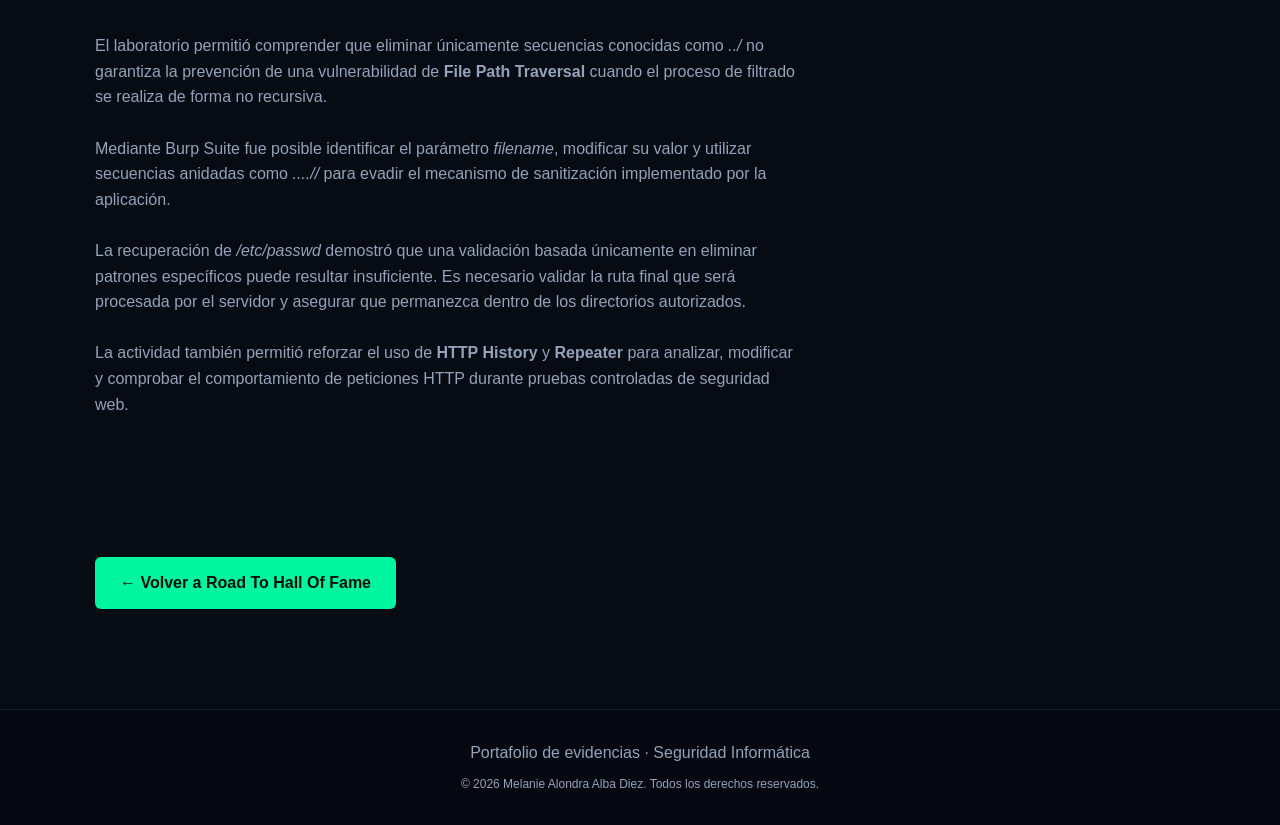
<file: evidencias/lab03.html>
<!DOCTYPE html>
<html lang="es">

<head>

    <meta charset="UTF-8">

    <meta
        name="viewport"
        content="width=device-width, initial-scale=1.0"
    >

    <title>
        Laboratorio 03 | Seguridad Informática
    </title>

    <link
        rel="stylesheet"
        href="../styles.css"
    >

</head>


<body>


<!-- =====================================================
     HEADER
===================================================== -->

<header class="header">

    <div class="header-main">

        <div class="identity">

            <div class="identity-name">

                <h1>
                    Melanie Alondra Alba Diez
                </h1>

                <span class="alias">
                    @blueflare
                </span>

            </div>


            <div class="academic-info">

                <strong>
                    CNO IV — Seguridad Informática
                </strong>

                <span>
                    Universidad Politécnica de San Luis Potosí
                </span>

            </div>

        </div>


        <div class="academic-period">

            <span class="period-label">
                Periodo
            </span>

            <strong>
                Agosto - Diciembre 2026
            </strong>

            <span>
                Séptimo semestre
            </span>

        </div>

    </div>


    <nav class="nav">

        <a href="../index.html#inicio">
            Inicio
        </a>

        <a href="../index.html#evidencias">
            Evidencias
        </a>

        <a href="../index.html#roadmap">
            Road To Hall Of Fame
        </a>

        <a href="../index.html#proyectos">
            Proyectos
        </a>

        <a href="../index.html#certificaciones">
            Certificaciones
        </a>

        <a href="../index.html#perfil">
            Perfil
        </a>

        <a href="../index.html#tecnologias">
            Tecnologías
        </a>

        <a href="../index.html#contacto">
            Contacto
        </a>

    </nav>

</header>



<main>


<!-- =====================================================
     ENCABEZADO DE LA EVIDENCIA
===================================================== -->

<section class="section" style="padding-top: 30px;">

    <div class="section-title">

        <span>
            01
        </span>

        <h2>
            Laboratorio 03
        </h2>

    </div>


    <span class="card-tag">
        ACTIVIDAD ACADÉMICA
    </span>


    <h1 style="margin-top: 15px;">
        File Path Traversal — Traversal Sequences Stripped Non-Recursively
    </h1>


    <p
        class="section-intro"
        style="margin-top: 20px;"
    >

        Explotación controlada de una vulnerabilidad File Path Traversal
        mediante secuencias de recorrido anidadas para evadir un mecanismo
        de filtrado no recursivo.

    </p>


    <!-- =================================================
         INFORMACIÓN
    ================================================== -->

    <div class="technical-info">


        <div>

            <span>
                FECHA
            </span>

            <strong>
                24 / 09 / 2026
            </strong>

        </div>


        <div>

            <span>
                TIPO
            </span>

            <strong>
                Laboratorio
            </strong>

        </div>


        <div>

            <span>
                TECNOLOGÍAS
            </span>

            <strong>
                Burp Suite · PortSwigger Web Security Academy · HTTP
            </strong>

        </div>


    </div>

</section>



<!-- =====================================================
     OBJETIVO
===================================================== -->

<section class="section">

    <div class="section-title">

        <span>
            02
        </span>

        <h2>
            Objetivo
        </h2>

    </div>


    <p class="section-intro">

        Identificar y explotar de manera controlada una vulnerabilidad
        de <b>File Path Traversal</b> presente en la carga de imágenes de
        una aplicación web. Mediante Burp Suite, se analizó y modificó una
        petición HTTP para manipular el parámetro <i>filename</i>.

        <br><br>

        Debido a que la aplicación elimina las secuencias convencionales
        de recorrido <i>../</i> de forma no recursiva, se utilizaron
        <b>secuencias de traversal anidadas</b> para evadir el filtro y
        acceder al archivo <i>/etc/passwd</i>.

    </p>

</section>



<!-- =====================================================
     DESARROLLO
===================================================== -->

<section class="section alternate-section">

    <div class="section-title">

        <span>
            03
        </span>

        <h2>
            Desarrollo
        </h2>

    </div>


    <p class="section-intro">

        El laboratorio se realizó en <b>PortSwigger Web Security Academy</b>
        utilizando <b>Burp Suite Community Edition</b>. Desde el navegador
        integrado de Burp Suite se accedió a la instancia del laboratorio y
        se analizaron las peticiones HTTP generadas por la aplicación.

        <br><br>

        En <b>Proxy > HTTP history</b> se identificó que las imágenes de
        los productos eran solicitadas mediante peticiones <i>GET</i> al
        endpoint <i>/image</i>, utilizando el parámetro <i>filename</i>
        para especificar el archivo que debía recuperar el servidor.
        A partir de este comportamiento se seleccionó una de las peticiones
        para analizar y modificar su contenido.

    </p>


    <img
        src="lab03/imagenes/httphistorylab03.png"
        alt="Peticiones de imágenes identificadas en HTTP History"
        class="evidence-image"
    >


    <div class="section-title" style="margin-bottom: 15px;">

        <h3>
            Análisis de la petición con Repeater
        </h3>

    </div>


    <p class="section-intro">

        La petición seleccionada se envió al módulo <b>Repeater</b>,
        permitiendo modificar manualmente sus parámetros y reenviarla
        al servidor para analizar los cambios producidos en la respuesta.

        <br><br>

        En este laboratorio, la aplicación implementaba un mecanismo de
        protección que eliminaba las secuencias convencionales de recorrido
        de directorios <i>../</i>. Sin embargo, este procesamiento se
        realizaba de forma <b>no recursiva</b>, por lo que el resultado
        obtenido después de eliminar la secuencia no era analizado nuevamente.

        <br><br>

        Para aprovechar esta condición, se sustituyó el nombre original
        de la imagen por el siguiente payload:

        <br><br>

        <b><i>....//....//....//etc/passwd</i></b>

    </p>


    <div class="section-title" style="margin-bottom: 15px;">

        <h3>
            Bypass mediante secuencias anidadas
        </h3>

    </div>


    <p class="section-intro">

        El bypass se realizó utilizando la secuencia anidada
        <b><i>....//</i></b>. Esta construcción permite aprovechar que
        la aplicación elimina las apariciones de <i>../</i> solamente
        una vez.

        <br><br>

        Cuando el filtro elimina la secuencia detectada dentro de
        <i>....//</i>, los caracteres restantes vuelven a formar una
        secuencia válida <i>../</i>. Debido a que el mecanismo no procesa
        nuevamente el resultado, esta nueva secuencia continúa siendo
        interpretada durante la resolución de la ruta.

        <br><br>

        Al repetir esta construcción varias veces fue posible ascender
        por la estructura de directorios hasta alcanzar el archivo
        <i>/etc/passwd</i>.

    </p>


    <img
        src="lab03/imagenes/payloadlab03.png"
        alt="Payload con secuencias de traversal anidadas y respuesta del servidor"
        class="evidence-image"
    >


    <p class="section-intro">

        Después de enviar la petición modificada, el servidor respondió
        con <b>HTTP/2 200 OK</b> y devolvió en el cuerpo de la respuesta
        información correspondiente al archivo <i>/etc/passwd</i>.

        <br><br>

        La recuperación del archivo confirmó que las secuencias anidadas
        consiguieron evadir el mecanismo de filtrado implementado por la
        aplicación, permitiendo acceder a un recurso situado fuera del
        directorio autorizado.

    </p>


    <div class="section-title" style="margin-bottom: 15px;">

        <h3>
            Confirmación del laboratorio
        </h3>

    </div>


    <p class="section-intro">

        Finalmente, PortSwigger Web Security Academy reconoció la
        recuperación correcta del archivo solicitado y marcó el
        laboratorio como <b>Solved</b>, confirmando que el objetivo
        de la práctica había sido completado satisfactoriamente.

    </p>


    <img
        src="lab03/imagenes/solvedlab03.png"
        alt="Confirmación del laboratorio resuelto en PortSwigger"
        class="evidence-image"
    >


    <div class="activity-links">

        <a
            href="lab03/documentos/informe.pdf"
            target="_blank"
            class="activity-link"
        >
            Ver informe completo
        </a>

    </div>

</section>



<!-- =====================================================
     RESULTADOS
===================================================== -->

<section class="section">

    <div class="section-title">

        <span>
            04
        </span>

        <h2>
            Resultados
        </h2>

    </div>


    <p class="section-intro">

        Se explotó exitosamente una vulnerabilidad de
        <b>File Path Traversal</b> presente en el mecanismo de carga de
        imágenes de la aplicación.

        <br><br>

        Mediante la modificación del parámetro <i>filename</i> con el
        payload <i>....//....//....//etc/passwd</i>, se comprobó que
        la eliminación no recursiva de las secuencias <i>../</i> podía
        ser evadida utilizando secuencias de traversal anidadas.

        <br><br>

        El servidor respondió con <b>HTTP/2 200 OK</b> y mostró el
        contenido del archivo <i>/etc/passwd</i>, demostrando que el
        mecanismo de sanitización implementado era insuficiente.
        Finalmente, PortSwigger Web Security Academy validó la explotación
        y marcó el laboratorio como <b>Solved</b>.

    </p>

</section>



<!-- =====================================================
     CONCLUSIÓN
===================================================== -->

<section class="section" style="margin-top: 0px;">

    <div class="section-title">

        <span>
            05
        </span>

        <h2>
            Conclusión
        </h2>

    </div>


    <p class="section-intro">

        El laboratorio permitió comprender que eliminar únicamente
        secuencias conocidas como <i>../</i> no garantiza la prevención
        de una vulnerabilidad de <b>File Path Traversal</b> cuando el
        proceso de filtrado se realiza de forma no recursiva.

        <br><br>

        Mediante Burp Suite fue posible identificar el parámetro
        <i>filename</i>, modificar su valor y utilizar secuencias
        anidadas como <i>....//</i> para evadir el mecanismo de
        sanitización implementado por la aplicación.

        <br><br>

        La recuperación de <i>/etc/passwd</i> demostró que una validación
        basada únicamente en eliminar patrones específicos puede resultar
        insuficiente. Es necesario validar la ruta final que será procesada
        por el servidor y asegurar que permanezca dentro de los directorios
        autorizados.

        <br><br>

        La actividad también permitió reforzar el uso de
        <b>HTTP History</b> y <b>Repeater</b> para analizar, modificar
        y comprobar el comportamiento de peticiones HTTP durante
        pruebas controladas de seguridad web.

    </p>

</section>



<!-- =====================================================
     VOLVER
===================================================== -->

<section class="section" style="margin-top: 0px; padding-top: 0px;">

    <a
        href="../index.html#roadmap"
        class="btn btn-primary"
    >
        ← Volver a Road To Hall Of Fame
    </a>

</section>


</main>



<!-- =====================================================
     FOOTER
===================================================== -->

<footer class="footer">

    <p>
        Portafolio de evidencias · Seguridad Informática
    </p>

    <p class="copyright">
        © 2026 Melanie Alondra Alba Diez. Todos los derechos reservados.
    </p>

</footer>


</body>

</html>
</file>
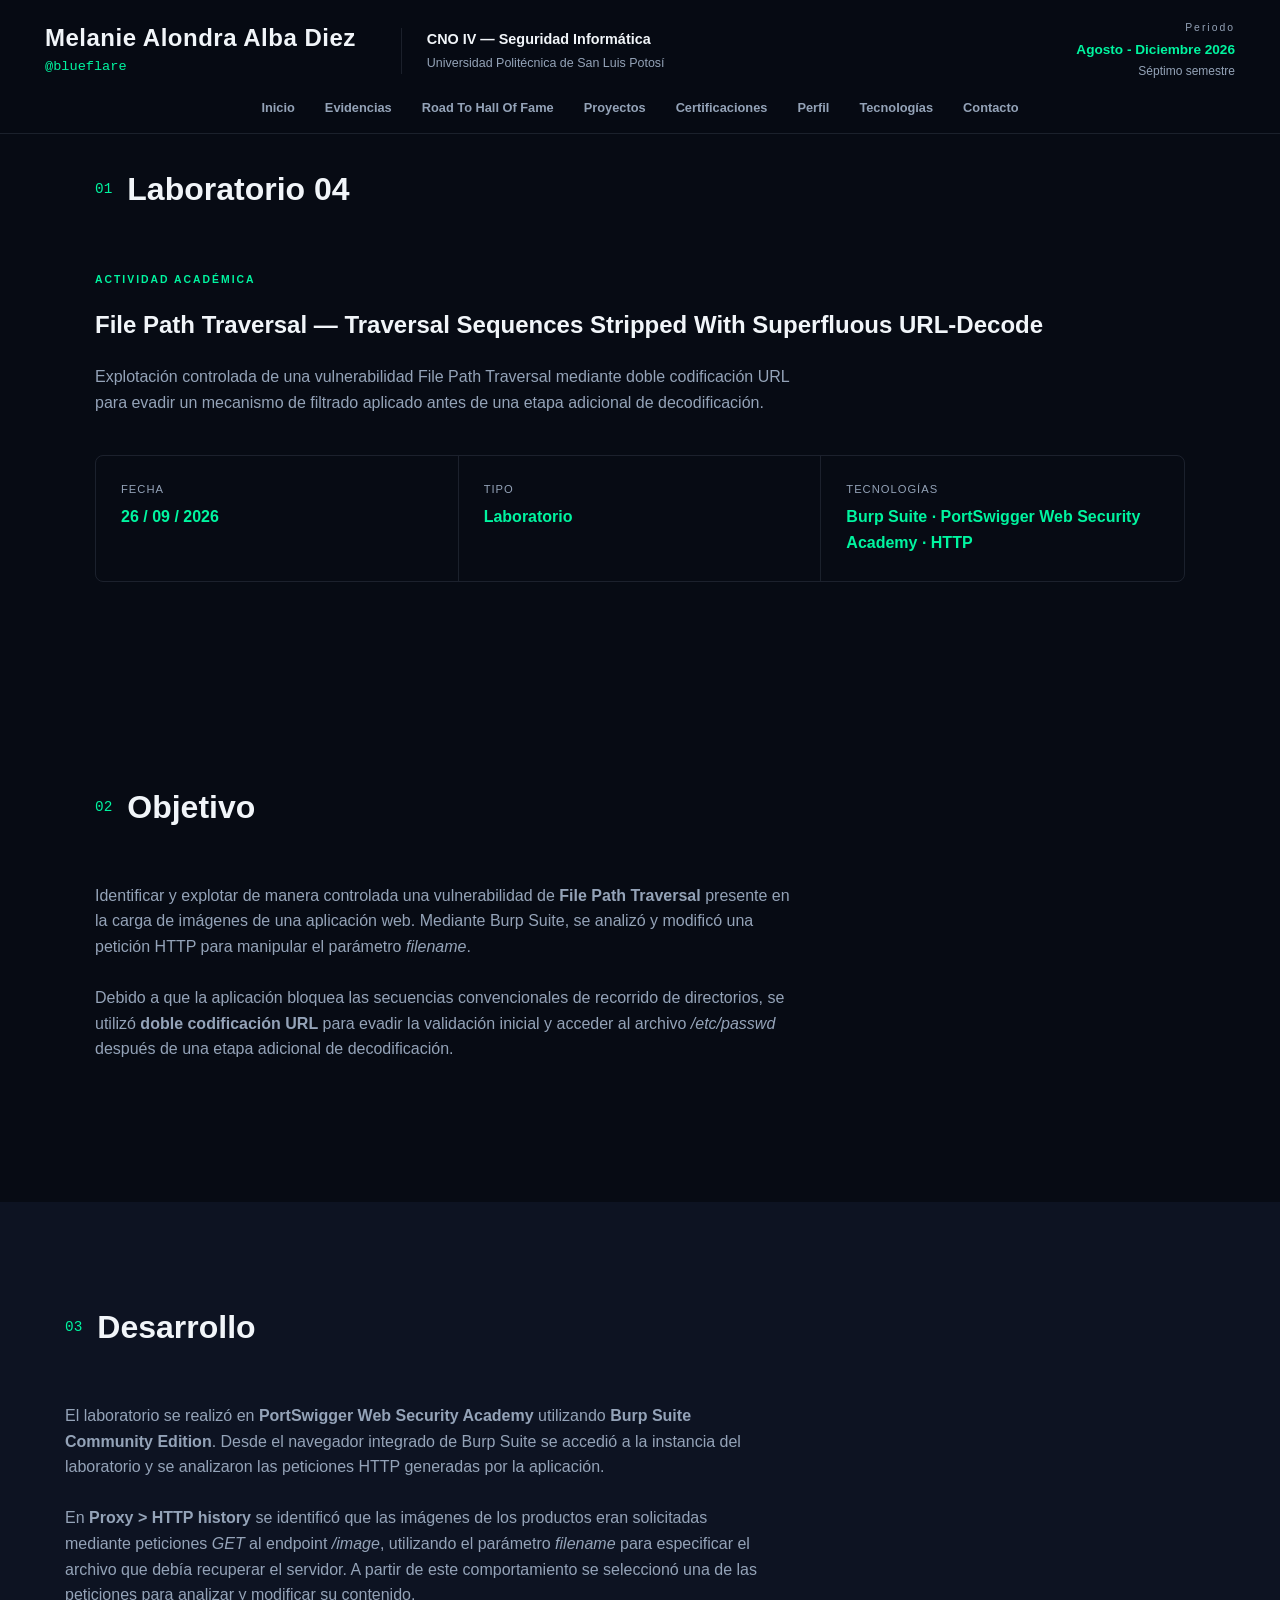
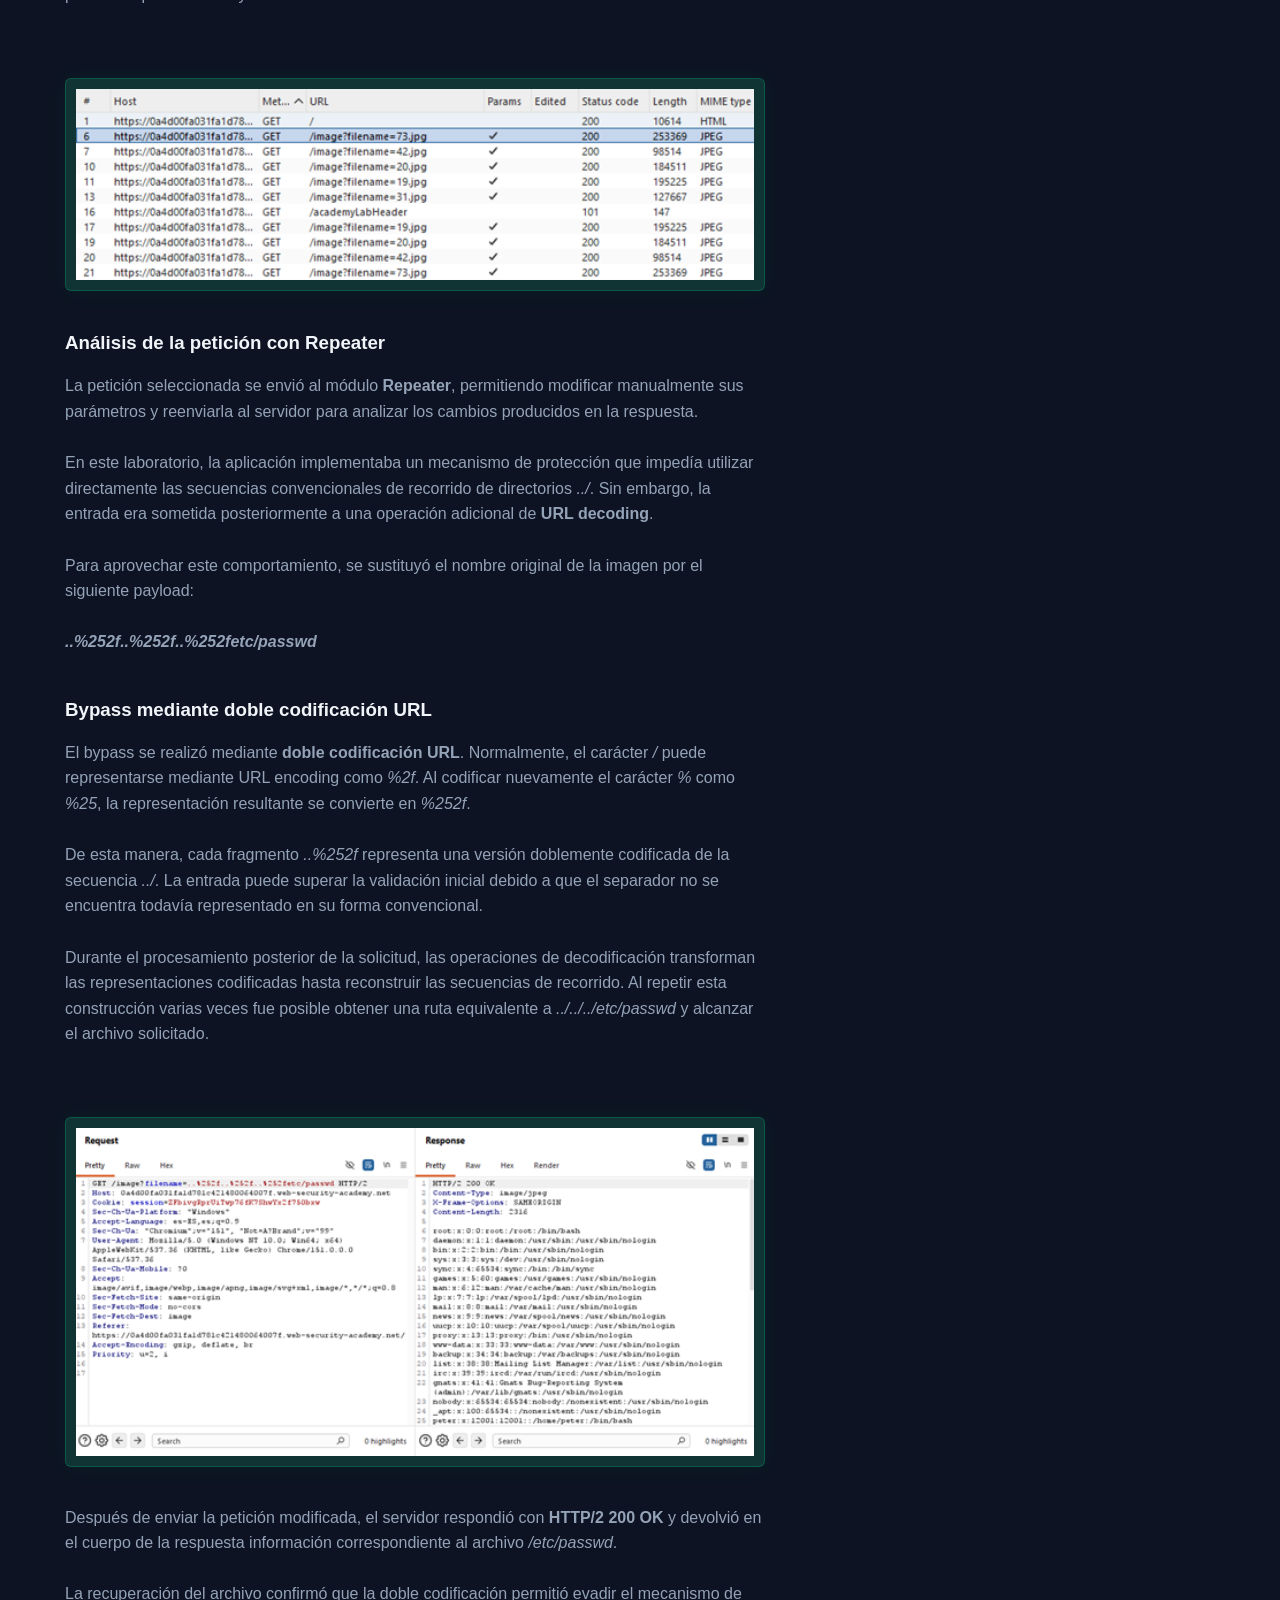
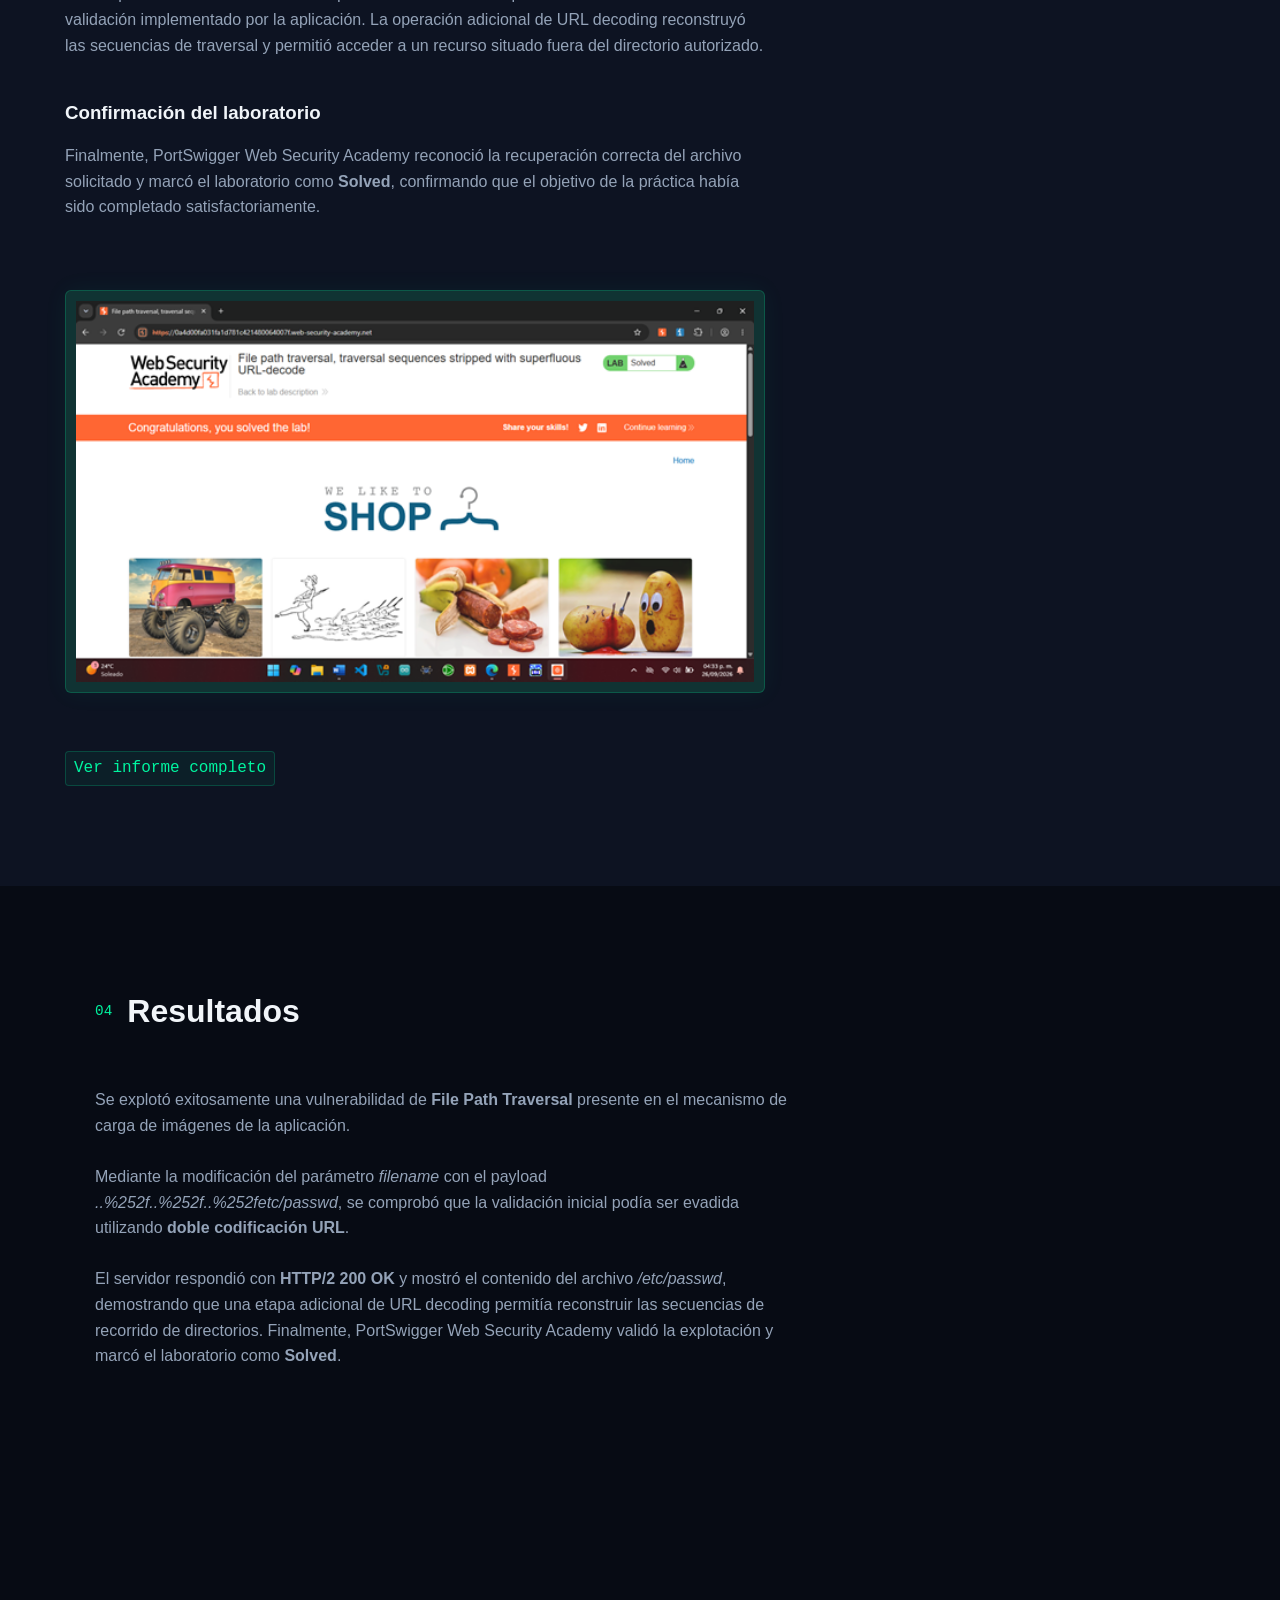
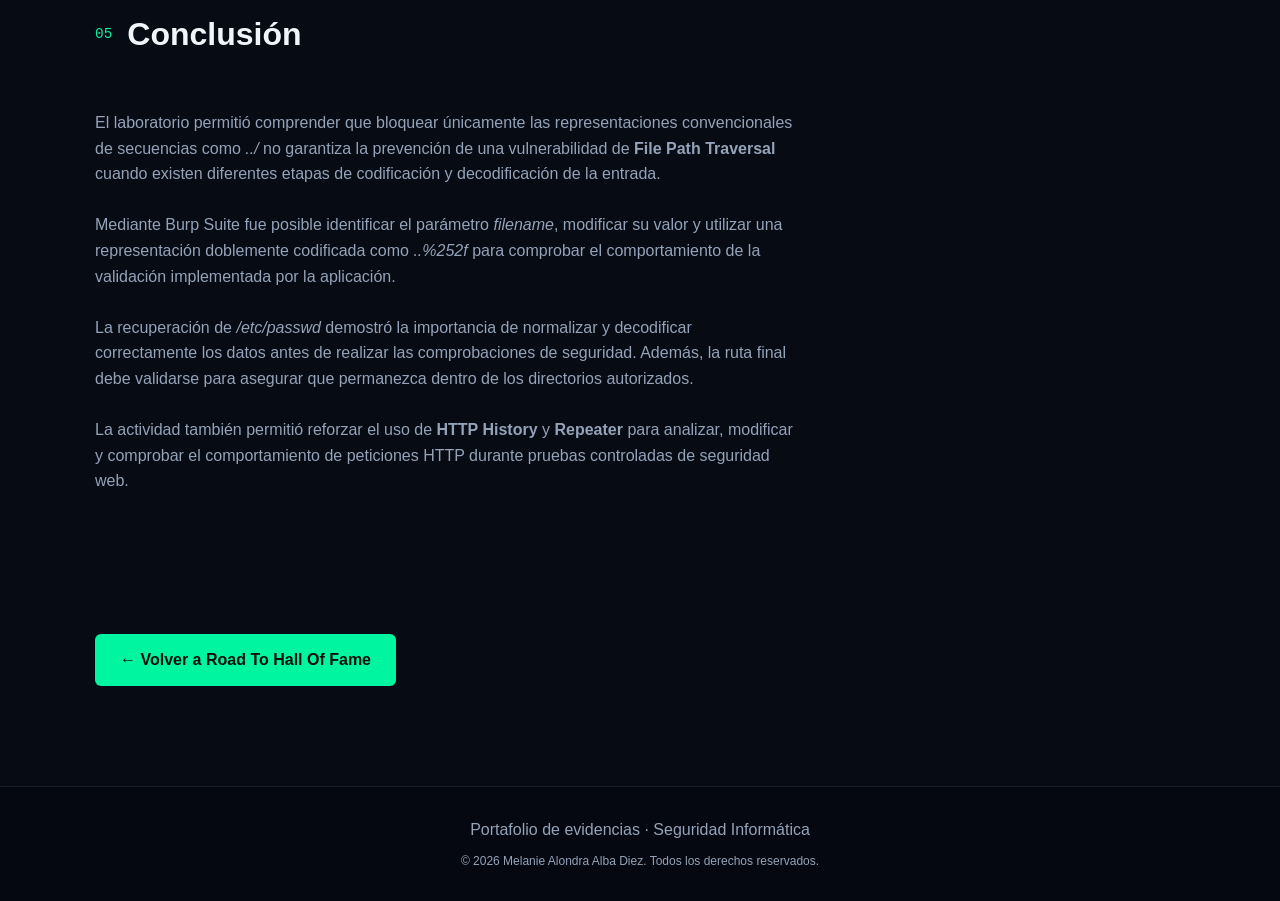
<file: evidencias/lab04.html>
<!DOCTYPE html>
<html lang="es">

<head>

    <meta charset="UTF-8">

    <meta
        name="viewport"
        content="width=device-width, initial-scale=1.0"
    >

    <title>
        Laboratorio 04 | Seguridad Informática
    </title>

    <link
        rel="stylesheet"
        href="../styles.css"
    >

</head>


<body>


<!-- =====================================================
     HEADER
===================================================== -->

<header class="header">

    <div class="header-main">

        <div class="identity">

            <div class="identity-name">

                <h1>
                    Melanie Alondra Alba Diez
                </h1>

                <span class="alias">
                    @blueflare
                </span>

            </div>


            <div class="academic-info">

                <strong>
                    CNO IV — Seguridad Informática
                </strong>

                <span>
                    Universidad Politécnica de San Luis Potosí
                </span>

            </div>

        </div>


        <div class="academic-period">

            <span class="period-label">
                Periodo
            </span>

            <strong>
                Agosto - Diciembre 2026
            </strong>

            <span>
                Séptimo semestre
            </span>

        </div>

    </div>


    <nav class="nav">

        <a href="../index.html#inicio">
            Inicio
        </a>

        <a href="../index.html#evidencias">
            Evidencias
        </a>

        <a href="../index.html#roadmap">
            Road To Hall Of Fame
        </a>

        <a href="../index.html#proyectos">
            Proyectos
        </a>

        <a href="../index.html#certificaciones">
            Certificaciones
        </a>

        <a href="../index.html#perfil">
            Perfil
        </a>

        <a href="../index.html#tecnologias">
            Tecnologías
        </a>

        <a href="../index.html#contacto">
            Contacto
        </a>

    </nav>

</header>



<main>


<!-- =====================================================
     ENCABEZADO DE LA EVIDENCIA
===================================================== -->

<section class="section" style="padding-top: 30px;">

    <div class="section-title">

        <span>
            01
        </span>

        <h2>
            Laboratorio 04
        </h2>

    </div>


    <span class="card-tag">
        ACTIVIDAD ACADÉMICA
    </span>


    <h1 style="margin-top: 15px;">
        File Path Traversal — Traversal Sequences Stripped With Superfluous URL-Decode
    </h1>


    <p
        class="section-intro"
        style="margin-top: 20px;"
    >

        Explotación controlada de una vulnerabilidad File Path Traversal
        mediante doble codificación URL para evadir un mecanismo de filtrado
        aplicado antes de una etapa adicional de decodificación.

    </p>


    <!-- =================================================
         INFORMACIÓN
    ================================================== -->

    <div class="technical-info">


        <div>

            <span>
                FECHA
            </span>

            <strong>
                26 / 09 / 2026
            </strong>

        </div>


        <div>

            <span>
                TIPO
            </span>

            <strong>
                Laboratorio
            </strong>

        </div>


        <div>

            <span>
                TECNOLOGÍAS
            </span>

            <strong>
                Burp Suite · PortSwigger Web Security Academy · HTTP
            </strong>

        </div>


    </div>

</section>



<!-- =====================================================
     OBJETIVO
===================================================== -->

<section class="section">

    <div class="section-title">

        <span>
            02
        </span>

        <h2>
            Objetivo
        </h2>

    </div>


    <p class="section-intro">

        Identificar y explotar de manera controlada una vulnerabilidad
        de <b>File Path Traversal</b> presente en la carga de imágenes de
        una aplicación web. Mediante Burp Suite, se analizó y modificó una
        petición HTTP para manipular el parámetro <i>filename</i>.

        <br><br>

        Debido a que la aplicación bloquea las secuencias convencionales
        de recorrido de directorios, se utilizó <b>doble codificación URL</b>
        para evadir la validación inicial y acceder al archivo
        <i>/etc/passwd</i> después de una etapa adicional de decodificación.

    </p>

</section>



<!-- =====================================================
     DESARROLLO
===================================================== -->

<section class="section alternate-section">

    <div class="section-title">

        <span>
            03
        </span>

        <h2>
            Desarrollo
        </h2>

    </div>


    <p class="section-intro">

        El laboratorio se realizó en <b>PortSwigger Web Security Academy</b>
        utilizando <b>Burp Suite Community Edition</b>. Desde el navegador
        integrado de Burp Suite se accedió a la instancia del laboratorio y
        se analizaron las peticiones HTTP generadas por la aplicación.

        <br><br>

        En <b>Proxy > HTTP history</b> se identificó que las imágenes de
        los productos eran solicitadas mediante peticiones <i>GET</i> al
        endpoint <i>/image</i>, utilizando el parámetro <i>filename</i>
        para especificar el archivo que debía recuperar el servidor.
        A partir de este comportamiento se seleccionó una de las peticiones
        para analizar y modificar su contenido.

    </p>


    <img
        src="lab04/imagenes/httphistorylab04.png"
        alt="Peticiones de imágenes identificadas en HTTP History"
        class="evidence-image"
    >


    <div class="section-title" style="margin-bottom: 15px;">

        <h3>
            Análisis de la petición con Repeater
        </h3>

    </div>


    <p class="section-intro">

        La petición seleccionada se envió al módulo <b>Repeater</b>,
        permitiendo modificar manualmente sus parámetros y reenviarla
        al servidor para analizar los cambios producidos en la respuesta.

        <br><br>

        En este laboratorio, la aplicación implementaba un mecanismo de
        protección que impedía utilizar directamente las secuencias
        convencionales de recorrido de directorios <i>../</i>. Sin embargo,
        la entrada era sometida posteriormente a una operación adicional
        de <b>URL decoding</b>.

        <br><br>

        Para aprovechar este comportamiento, se sustituyó el nombre original
        de la imagen por el siguiente payload:

        <br><br>

        <b><i>..%252f..%252f..%252fetc/passwd</i></b>

    </p>


    <div class="section-title" style="margin-bottom: 15px;">

        <h3>
            Bypass mediante doble codificación URL
        </h3>

    </div>


    <p class="section-intro">

        El bypass se realizó mediante <b>doble codificación URL</b>.
        Normalmente, el carácter <i>/</i> puede representarse mediante
        URL encoding como <i>%2f</i>. Al codificar nuevamente el carácter
        <i>%</i> como <i>%25</i>, la representación resultante se convierte
        en <i>%252f</i>.

        <br><br>

        De esta manera, cada fragmento <i>..%252f</i> representa una
        versión doblemente codificada de la secuencia <i>../</i>.
        La entrada puede superar la validación inicial debido a que el
        separador no se encuentra todavía representado en su forma
        convencional.

        <br><br>

        Durante el procesamiento posterior de la solicitud, las operaciones
        de decodificación transforman las representaciones codificadas hasta
        reconstruir las secuencias de recorrido. Al repetir esta construcción
        varias veces fue posible obtener una ruta equivalente a
        <i>../../../etc/passwd</i> y alcanzar el archivo solicitado.

    </p>


    <img
        src="lab04/imagenes/payloadlab04.png"
        alt="Payload con doble codificación URL y respuesta del servidor"
        class="evidence-image"
    >


    <p class="section-intro">

        Después de enviar la petición modificada, el servidor respondió
        con <b>HTTP/2 200 OK</b> y devolvió en el cuerpo de la respuesta
        información correspondiente al archivo <i>/etc/passwd</i>.

        <br><br>

        La recuperación del archivo confirmó que la doble codificación
        permitió evadir el mecanismo de validación implementado por la
        aplicación. La operación adicional de URL decoding reconstruyó
        las secuencias de traversal y permitió acceder a un recurso
        situado fuera del directorio autorizado.

    </p>


    <div class="section-title" style="margin-bottom: 15px;">

        <h3>
            Confirmación del laboratorio
        </h3>

    </div>


    <p class="section-intro">

        Finalmente, PortSwigger Web Security Academy reconoció la
        recuperación correcta del archivo solicitado y marcó el
        laboratorio como <b>Solved</b>, confirmando que el objetivo
        de la práctica había sido completado satisfactoriamente.

    </p>


    <img
        src="lab04/imagenes/solvedlab04.png"
        alt="Confirmación del laboratorio resuelto en PortSwigger"
        class="evidence-image"
    >


    <div class="activity-links">

        <a
            href="lab04/documentos/informe.pdf"
            target="_blank"
            class="activity-link"
        >
            Ver informe completo
        </a>

    </div>

</section>



<!-- =====================================================
     RESULTADOS
===================================================== -->

<section class="section">

    <div class="section-title">

        <span>
            04
        </span>

        <h2>
            Resultados
        </h2>

    </div>


    <p class="section-intro">

        Se explotó exitosamente una vulnerabilidad de
        <b>File Path Traversal</b> presente en el mecanismo de carga de
        imágenes de la aplicación.

        <br><br>

        Mediante la modificación del parámetro <i>filename</i> con el
        payload <i>..%252f..%252f..%252fetc/passwd</i>, se comprobó que
        la validación inicial podía ser evadida utilizando
        <b>doble codificación URL</b>.

        <br><br>

        El servidor respondió con <b>HTTP/2 200 OK</b> y mostró el
        contenido del archivo <i>/etc/passwd</i>, demostrando que una
        etapa adicional de URL decoding permitía reconstruir las
        secuencias de recorrido de directorios. Finalmente, PortSwigger
        Web Security Academy validó la explotación y marcó el laboratorio
        como <b>Solved</b>.

    </p>

</section>



<!-- =====================================================
     CONCLUSIÓN
===================================================== -->

<section class="section" style="margin-top: 0px;">

    <div class="section-title">

        <span>
            05
        </span>

        <h2>
            Conclusión
        </h2>

    </div>


    <p class="section-intro">

        El laboratorio permitió comprender que bloquear únicamente las
        representaciones convencionales de secuencias como <i>../</i>
        no garantiza la prevención de una vulnerabilidad de
        <b>File Path Traversal</b> cuando existen diferentes etapas de
        codificación y decodificación de la entrada.

        <br><br>

        Mediante Burp Suite fue posible identificar el parámetro
        <i>filename</i>, modificar su valor y utilizar una representación
        doblemente codificada como <i>..%252f</i> para comprobar el
        comportamiento de la validación implementada por la aplicación.

        <br><br>

        La recuperación de <i>/etc/passwd</i> demostró la importancia de
        normalizar y decodificar correctamente los datos antes de realizar
        las comprobaciones de seguridad. Además, la ruta final debe
        validarse para asegurar que permanezca dentro de los directorios
        autorizados.

        <br><br>

        La actividad también permitió reforzar el uso de
        <b>HTTP History</b> y <b>Repeater</b> para analizar, modificar
        y comprobar el comportamiento de peticiones HTTP durante
        pruebas controladas de seguridad web.

    </p>

</section>



<!-- =====================================================
     VOLVER
===================================================== -->

<section class="section" style="margin-top: 0px; padding-top: 0px;">

    <a
        href="../index.html#roadmap"
        class="btn btn-primary"
    >
        ← Volver a Road To Hall Of Fame
    </a>

</section>


</main>



<!-- =====================================================
     FOOTER
===================================================== -->

<footer class="footer">

    <p>
        Portafolio de evidencias · Seguridad Informática
    </p>

    <p class="copyright">
        © 2026 Melanie Alondra Alba Diez. Todos los derechos reservados.
    </p>

</footer>


</body>

</html>
</file>
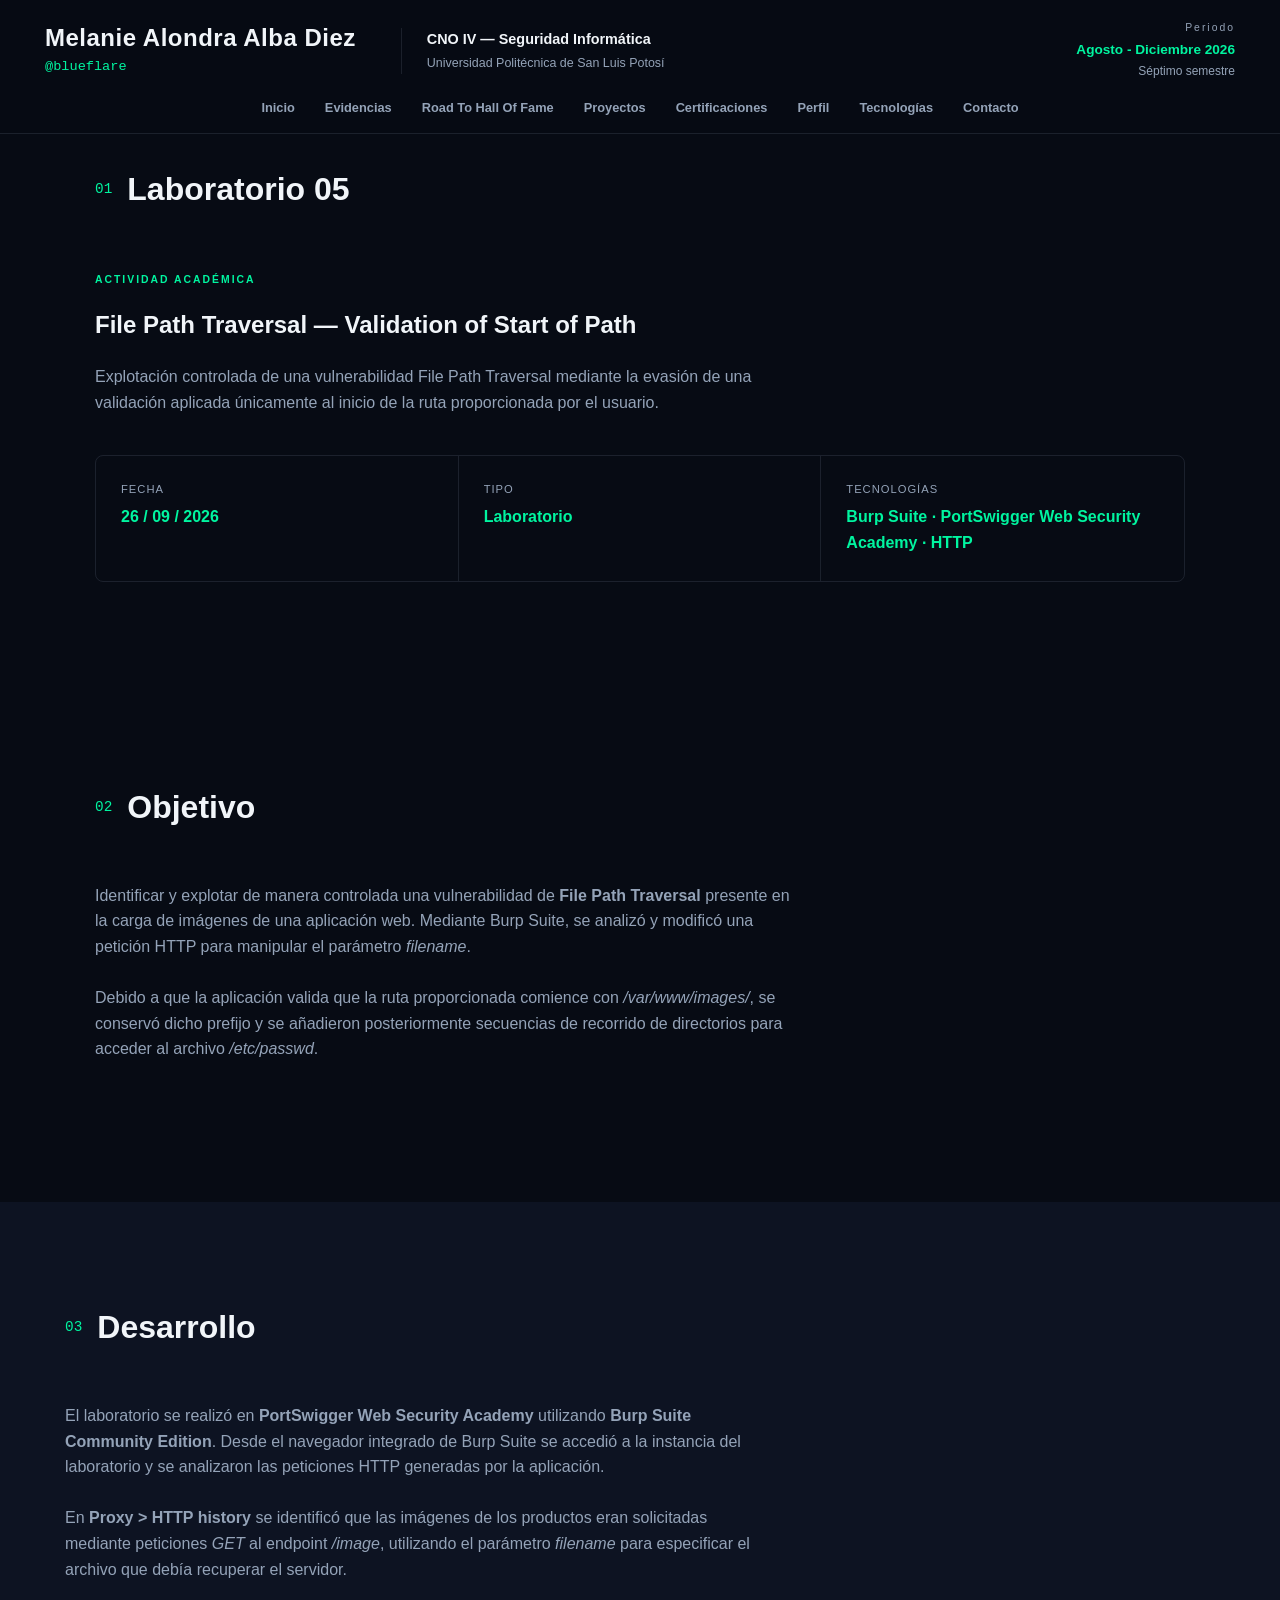
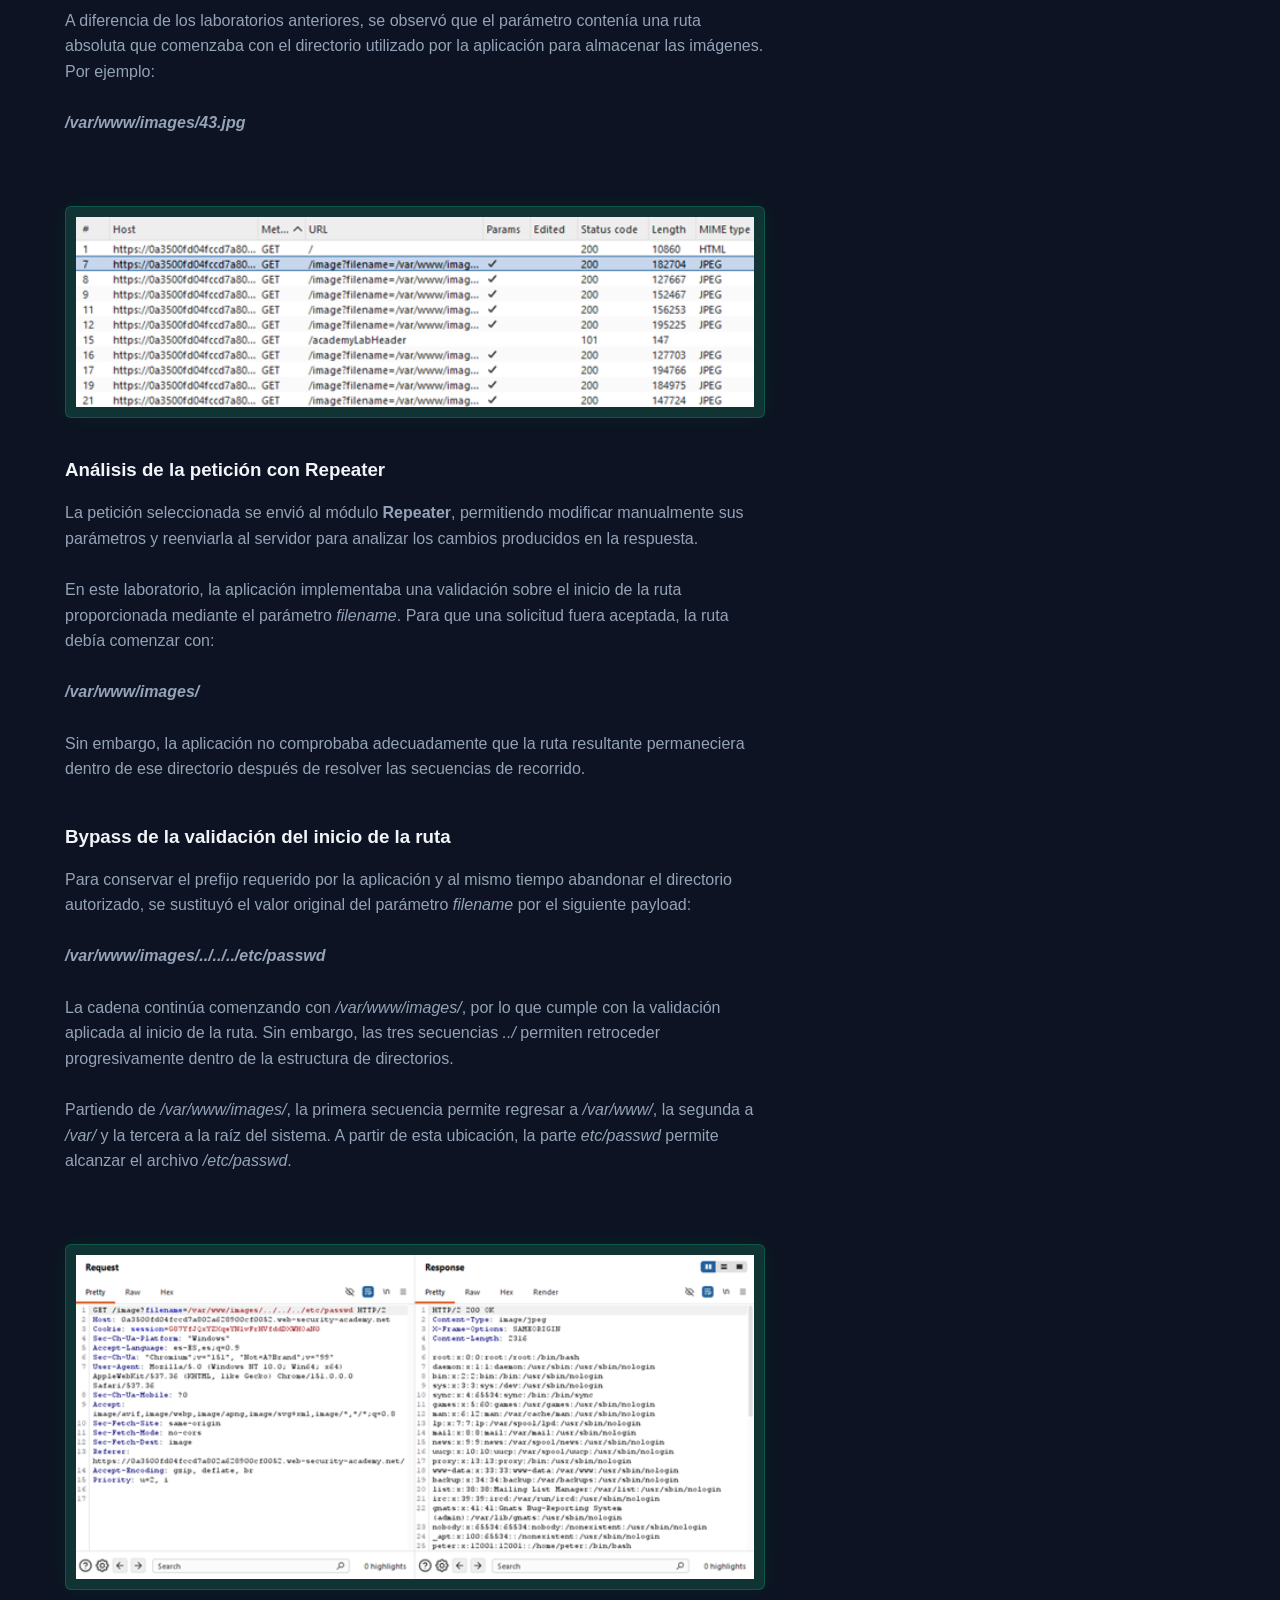
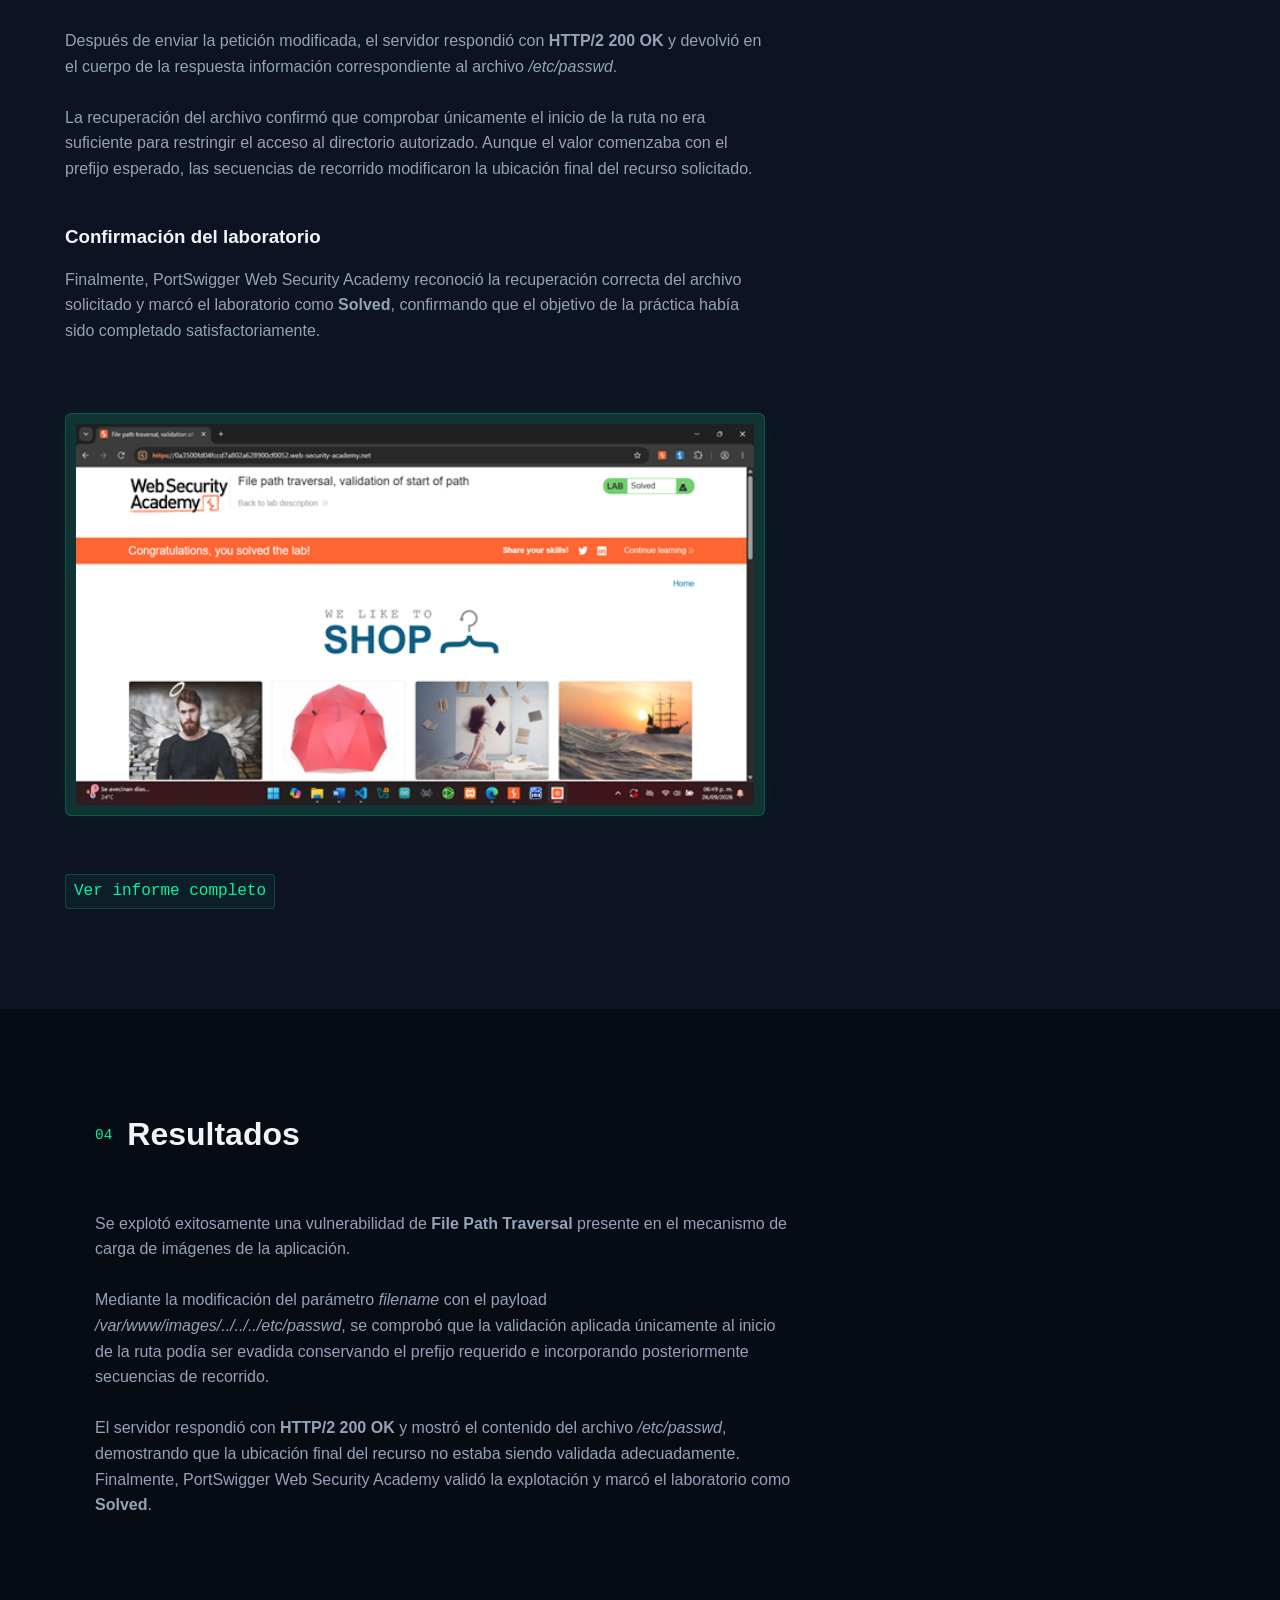
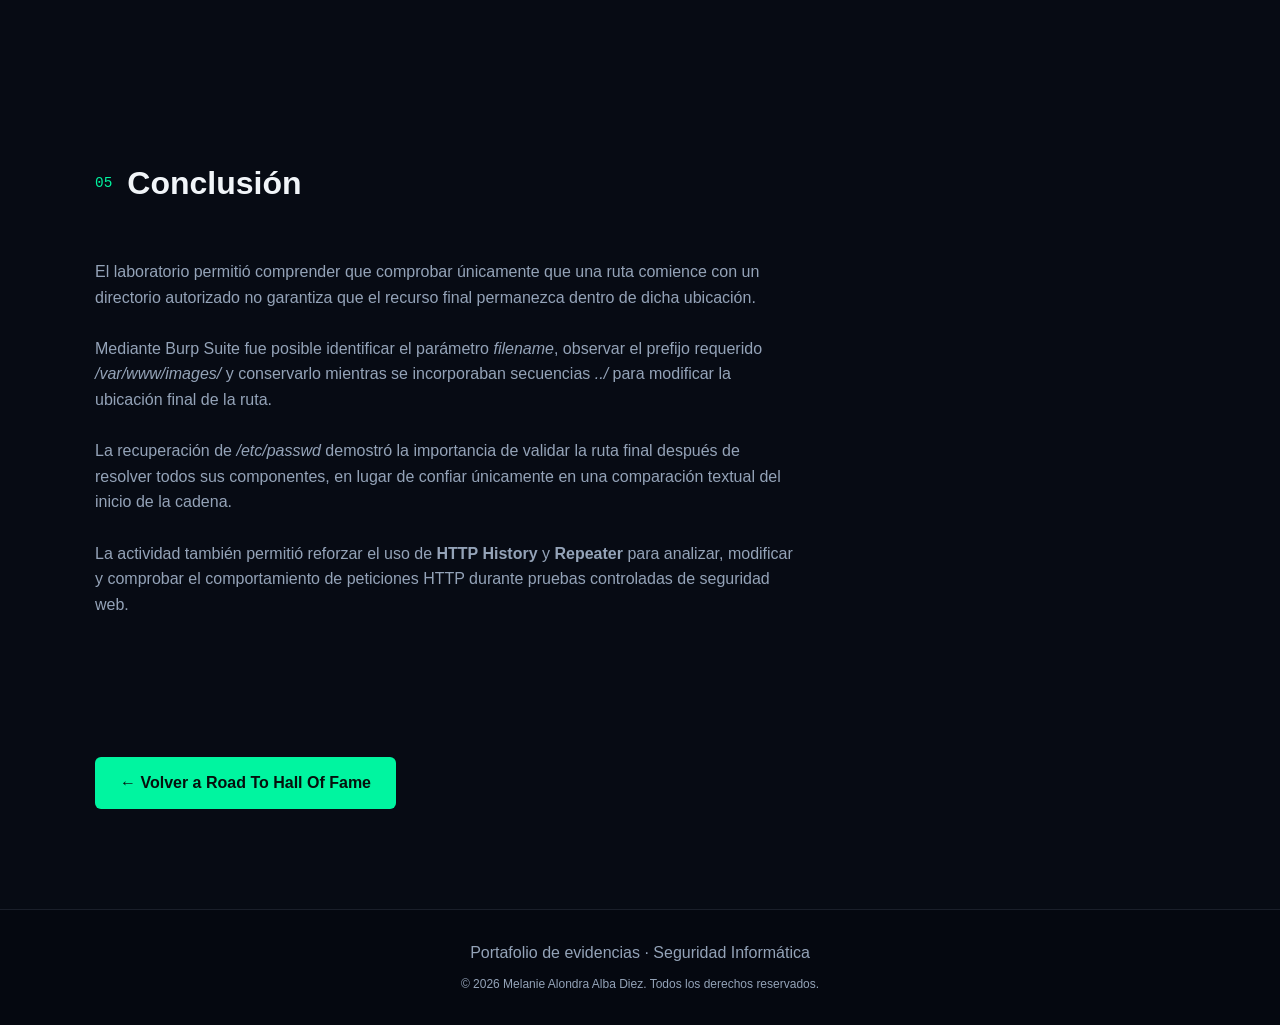
<file: evidencias/lab05.html>
<!DOCTYPE html>
<html lang="es">

<head>

    <meta charset="UTF-8">

    <meta
        name="viewport"
        content="width=device-width, initial-scale=1.0"
    >

    <title>
        Laboratorio 05 | Seguridad Informática
    </title>

    <link
        rel="stylesheet"
        href="../styles.css"
    >

</head>


<body>


<!-- =====================================================
     HEADER
===================================================== -->

<header class="header">

    <div class="header-main">

        <div class="identity">

            <div class="identity-name">

                <h1>
                    Melanie Alondra Alba Diez
                </h1>

                <span class="alias">
                    @blueflare
                </span>

            </div>


            <div class="academic-info">

                <strong>
                    CNO IV — Seguridad Informática
                </strong>

                <span>
                    Universidad Politécnica de San Luis Potosí
                </span>

            </div>

        </div>


        <div class="academic-period">

            <span class="period-label">
                Periodo
            </span>

            <strong>
                Agosto - Diciembre 2026
            </strong>

            <span>
                Séptimo semestre
            </span>

        </div>

    </div>


    <nav class="nav">

        <a href="../index.html#inicio">
            Inicio
        </a>

        <a href="../index.html#evidencias">
            Evidencias
        </a>

        <a href="../index.html#roadmap">
            Road To Hall Of Fame
        </a>

        <a href="../index.html#proyectos">
            Proyectos
        </a>

        <a href="../index.html#certificaciones">
            Certificaciones
        </a>

        <a href="../index.html#perfil">
            Perfil
        </a>

        <a href="../index.html#tecnologias">
            Tecnologías
        </a>

        <a href="../index.html#contacto">
            Contacto
        </a>

    </nav>

</header>



<main>


<!-- =====================================================
     ENCABEZADO DE LA EVIDENCIA
===================================================== -->

<section class="section" style="padding-top: 30px;">

    <div class="section-title">

        <span>
            01
        </span>

        <h2>
            Laboratorio 05
        </h2>

    </div>


    <span class="card-tag">
        ACTIVIDAD ACADÉMICA
    </span>


    <h1 style="margin-top: 15px;">
        File Path Traversal — Validation of Start of Path
    </h1>


    <p
        class="section-intro"
        style="margin-top: 20px;"
    >

        Explotación controlada de una vulnerabilidad File Path Traversal
        mediante la evasión de una validación aplicada únicamente al
        inicio de la ruta proporcionada por el usuario.

    </p>


    <!-- =================================================
         INFORMACIÓN
    ================================================== -->

    <div class="technical-info">


        <div>

            <span>
                FECHA
            </span>

            <strong>
                26 / 09 / 2026
            </strong>

        </div>


        <div>

            <span>
                TIPO
            </span>

            <strong>
                Laboratorio
            </strong>

        </div>


        <div>

            <span>
                TECNOLOGÍAS
            </span>

            <strong>
                Burp Suite · PortSwigger Web Security Academy · HTTP
            </strong>

        </div>


    </div>

</section>



<!-- =====================================================
     OBJETIVO
===================================================== -->

<section class="section">

    <div class="section-title">

        <span>
            02
        </span>

        <h2>
            Objetivo
        </h2>

    </div>


    <p class="section-intro">

        Identificar y explotar de manera controlada una vulnerabilidad
        de <b>File Path Traversal</b> presente en la carga de imágenes de
        una aplicación web. Mediante Burp Suite, se analizó y modificó una
        petición HTTP para manipular el parámetro <i>filename</i>.

        <br><br>

        Debido a que la aplicación valida que la ruta proporcionada comience
        con <i>/var/www/images/</i>, se conservó dicho prefijo y se añadieron
        posteriormente secuencias de recorrido de directorios para acceder
        al archivo <i>/etc/passwd</i>.

    </p>

</section>



<!-- =====================================================
     DESARROLLO
===================================================== -->

<section class="section alternate-section">

    <div class="section-title">

        <span>
            03
        </span>

        <h2>
            Desarrollo
        </h2>

    </div>


    <p class="section-intro">

        El laboratorio se realizó en <b>PortSwigger Web Security Academy</b>
        utilizando <b>Burp Suite Community Edition</b>. Desde el navegador
        integrado de Burp Suite se accedió a la instancia del laboratorio y
        se analizaron las peticiones HTTP generadas por la aplicación.

        <br><br>

        En <b>Proxy > HTTP history</b> se identificó que las imágenes de
        los productos eran solicitadas mediante peticiones <i>GET</i> al
        endpoint <i>/image</i>, utilizando el parámetro <i>filename</i>
        para especificar el archivo que debía recuperar el servidor.

        <br><br>

        A diferencia de los laboratorios anteriores, se observó que el
        parámetro contenía una ruta absoluta que comenzaba con el directorio
        utilizado por la aplicación para almacenar las imágenes. Por ejemplo:

        <br><br>

        <b><i>/var/www/images/43.jpg</i></b>

    </p>


    <img
        src="lab05/imagenes/httphistorylab05.png"
        alt="Peticiones de imágenes identificadas en HTTP History"
        class="evidence-image"
    >


    <div class="section-title" style="margin-bottom: 15px;">

        <h3>
            Análisis de la petición con Repeater
        </h3>

    </div>


    <p class="section-intro">

        La petición seleccionada se envió al módulo <b>Repeater</b>,
        permitiendo modificar manualmente sus parámetros y reenviarla
        al servidor para analizar los cambios producidos en la respuesta.

        <br><br>

        En este laboratorio, la aplicación implementaba una validación
        sobre el inicio de la ruta proporcionada mediante el parámetro
        <i>filename</i>. Para que una solicitud fuera aceptada, la ruta
        debía comenzar con:

        <br><br>

        <b><i>/var/www/images/</i></b>

        <br><br>

        Sin embargo, la aplicación no comprobaba adecuadamente que la
        ruta resultante permaneciera dentro de ese directorio después
        de resolver las secuencias de recorrido.

    </p>


    <div class="section-title" style="margin-bottom: 15px;">

        <h3>
            Bypass de la validación del inicio de la ruta
        </h3>

    </div>


    <p class="section-intro">

        Para conservar el prefijo requerido por la aplicación y al mismo
        tiempo abandonar el directorio autorizado, se sustituyó el valor
        original del parámetro <i>filename</i> por el siguiente payload:

        <br><br>

        <b><i>/var/www/images/../../../etc/passwd</i></b>

        <br><br>

        La cadena continúa comenzando con <i>/var/www/images/</i>, por
        lo que cumple con la validación aplicada al inicio de la ruta.
        Sin embargo, las tres secuencias <i>../</i> permiten retroceder
        progresivamente dentro de la estructura de directorios.

        <br><br>

        Partiendo de <i>/var/www/images/</i>, la primera secuencia permite
        regresar a <i>/var/www/</i>, la segunda a <i>/var/</i> y la tercera
        a la raíz del sistema. A partir de esta ubicación, la parte
        <i>etc/passwd</i> permite alcanzar el archivo <i>/etc/passwd</i>.

    </p>


    <img
        src="lab05/imagenes/payloadlab05.png"
        alt="Payload conservando el inicio válido de la ruta y respuesta del servidor"
        class="evidence-image"
    >


    <p class="section-intro">

        Después de enviar la petición modificada, el servidor respondió
        con <b>HTTP/2 200 OK</b> y devolvió en el cuerpo de la respuesta
        información correspondiente al archivo <i>/etc/passwd</i>.

        <br><br>

        La recuperación del archivo confirmó que comprobar únicamente
        el inicio de la ruta no era suficiente para restringir el acceso
        al directorio autorizado. Aunque el valor comenzaba con el prefijo
        esperado, las secuencias de recorrido modificaron la ubicación
        final del recurso solicitado.

    </p>


    <div class="section-title" style="margin-bottom: 15px;">

        <h3>
            Confirmación del laboratorio
        </h3>

    </div>


    <p class="section-intro">

        Finalmente, PortSwigger Web Security Academy reconoció la
        recuperación correcta del archivo solicitado y marcó el
        laboratorio como <b>Solved</b>, confirmando que el objetivo
        de la práctica había sido completado satisfactoriamente.

    </p>


    <img
        src="lab05/imagenes/solvedlab05.png"
        alt="Confirmación del laboratorio resuelto en PortSwigger"
        class="evidence-image"
    >


    <div class="activity-links">

        <a
            href="lab05/documentos/informe.pdf"
            target="_blank"
            class="activity-link"
        >
            Ver informe completo
        </a>

    </div>

</section>



<!-- =====================================================
     RESULTADOS
===================================================== -->

<section class="section">

    <div class="section-title">

        <span>
            04
        </span>

        <h2>
            Resultados
        </h2>

    </div>


    <p class="section-intro">

        Se explotó exitosamente una vulnerabilidad de
        <b>File Path Traversal</b> presente en el mecanismo de carga de
        imágenes de la aplicación.

        <br><br>

        Mediante la modificación del parámetro <i>filename</i> con el
        payload <i>/var/www/images/../../../etc/passwd</i>, se comprobó
        que la validación aplicada únicamente al inicio de la ruta podía
        ser evadida conservando el prefijo requerido e incorporando
        posteriormente secuencias de recorrido.

        <br><br>

        El servidor respondió con <b>HTTP/2 200 OK</b> y mostró el
        contenido del archivo <i>/etc/passwd</i>, demostrando que la
        ubicación final del recurso no estaba siendo validada
        adecuadamente. Finalmente, PortSwigger Web Security Academy
        validó la explotación y marcó el laboratorio como <b>Solved</b>.

    </p>

</section>



<!-- =====================================================
     CONCLUSIÓN
===================================================== -->

<section class="section" style="margin-top: 0px;">

    <div class="section-title">

        <span>
            05
        </span>

        <h2>
            Conclusión
        </h2>

    </div>


    <p class="section-intro">

        El laboratorio permitió comprender que comprobar únicamente que
        una ruta comience con un directorio autorizado no garantiza que
        el recurso final permanezca dentro de dicha ubicación.

        <br><br>

        Mediante Burp Suite fue posible identificar el parámetro
        <i>filename</i>, observar el prefijo requerido
        <i>/var/www/images/</i> y conservarlo mientras se incorporaban
        secuencias <i>../</i> para modificar la ubicación final de la ruta.

        <br><br>

        La recuperación de <i>/etc/passwd</i> demostró la importancia de
        validar la ruta final después de resolver todos sus componentes,
        en lugar de confiar únicamente en una comparación textual del
        inicio de la cadena.

        <br><br>

        La actividad también permitió reforzar el uso de
        <b>HTTP History</b> y <b>Repeater</b> para analizar, modificar
        y comprobar el comportamiento de peticiones HTTP durante
        pruebas controladas de seguridad web.

    </p>

</section>



<!-- =====================================================
     VOLVER
===================================================== -->

<section class="section" style="margin-top: 0px; padding-top: 0px;">

    <a
        href="../index.html#roadmap"
        class="btn btn-primary"
    >
        ← Volver a Road To Hall Of Fame
    </a>

</section>


</main>



<!-- =====================================================
     FOOTER
===================================================== -->

<footer class="footer">

    <p>
        Portafolio de evidencias · Seguridad Informática
    </p>

    <p class="copyright">
        © 2026 Melanie Alondra Alba Diez. Todos los derechos reservados.
    </p>

</footer>


</body>

</html>
</file>
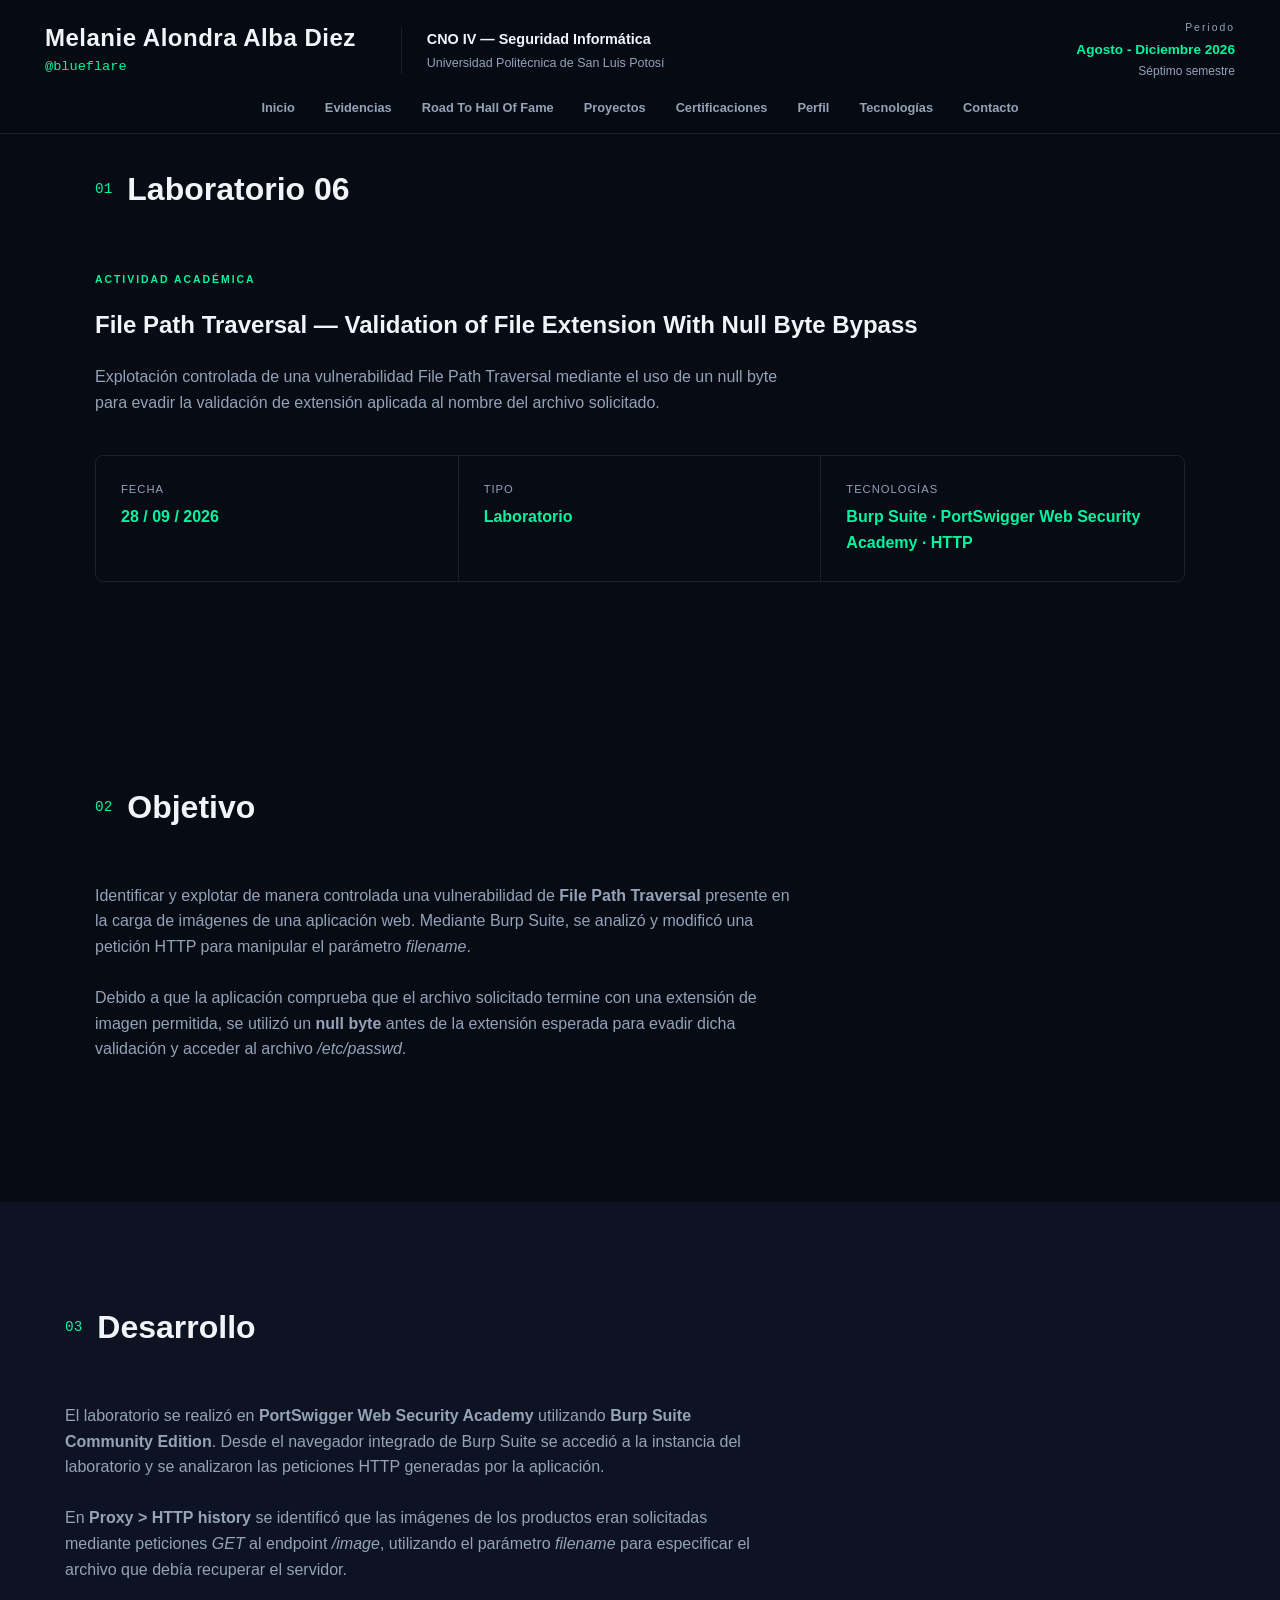
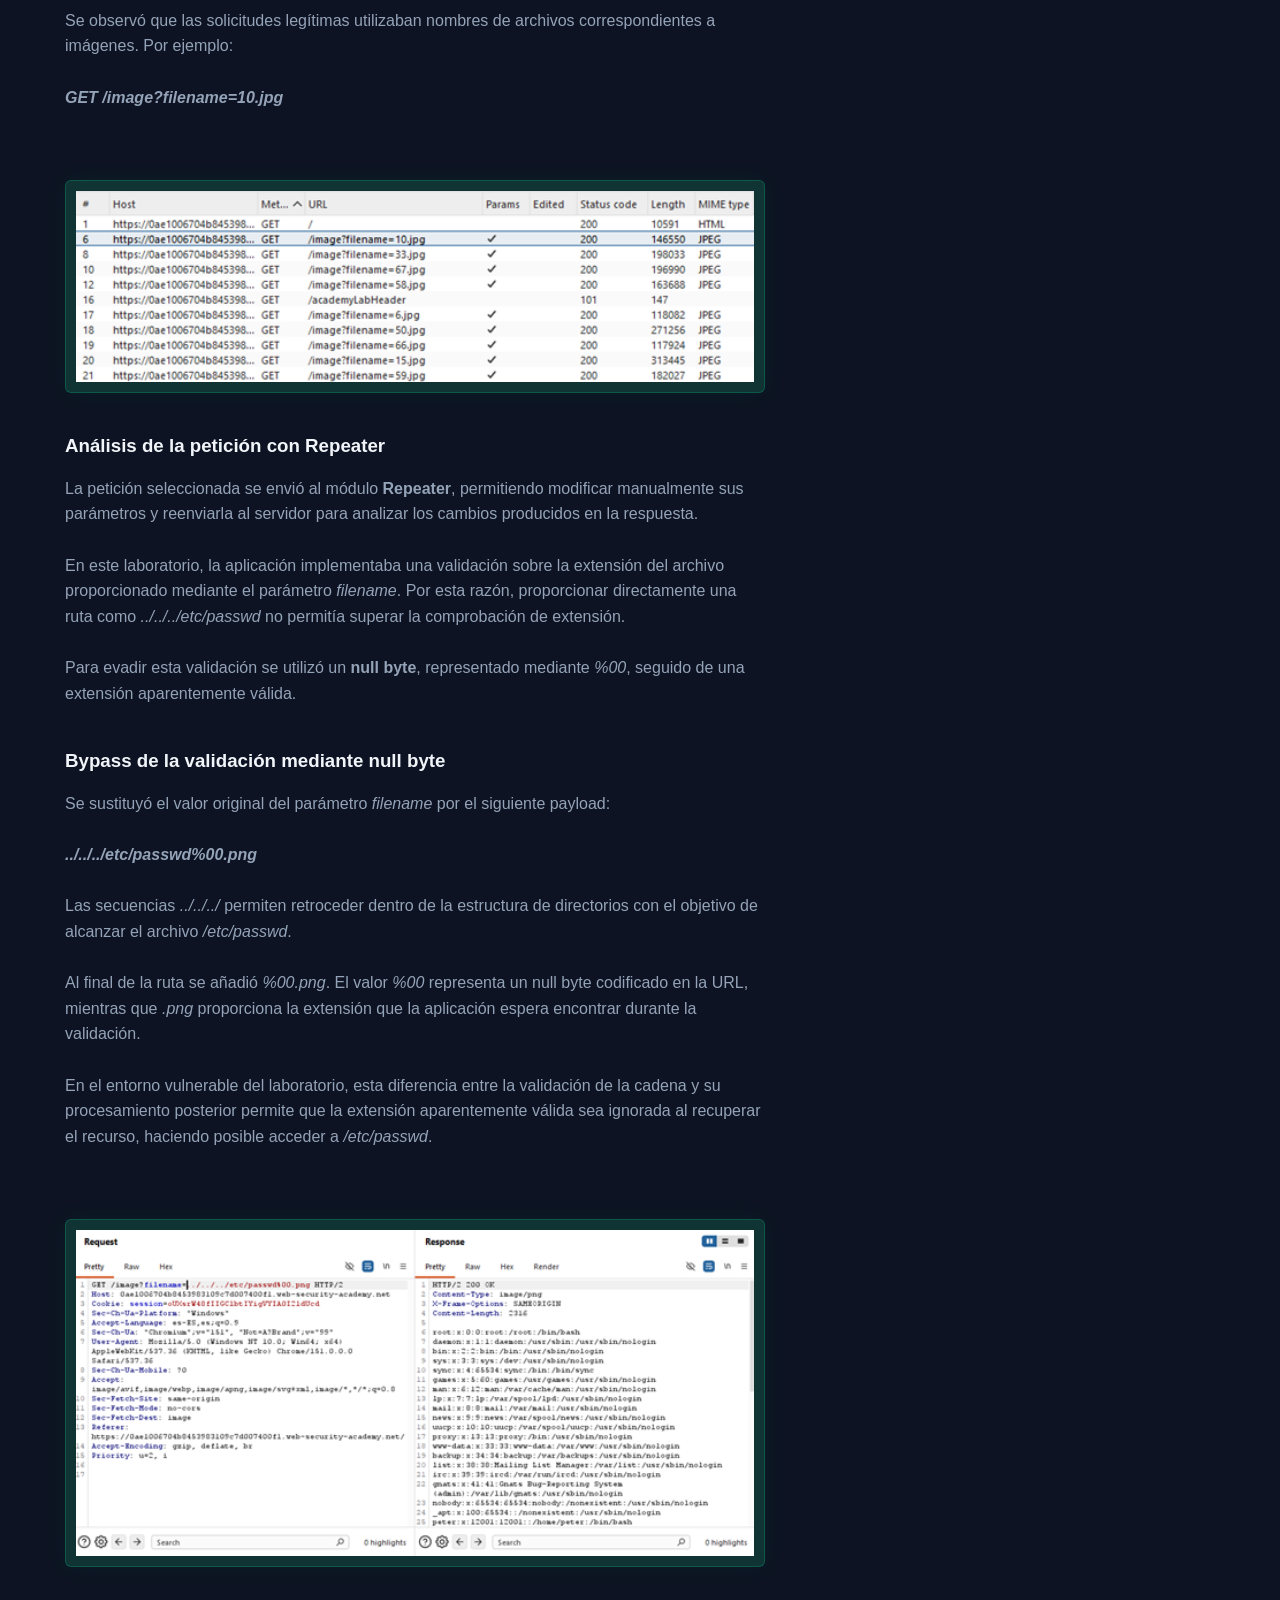
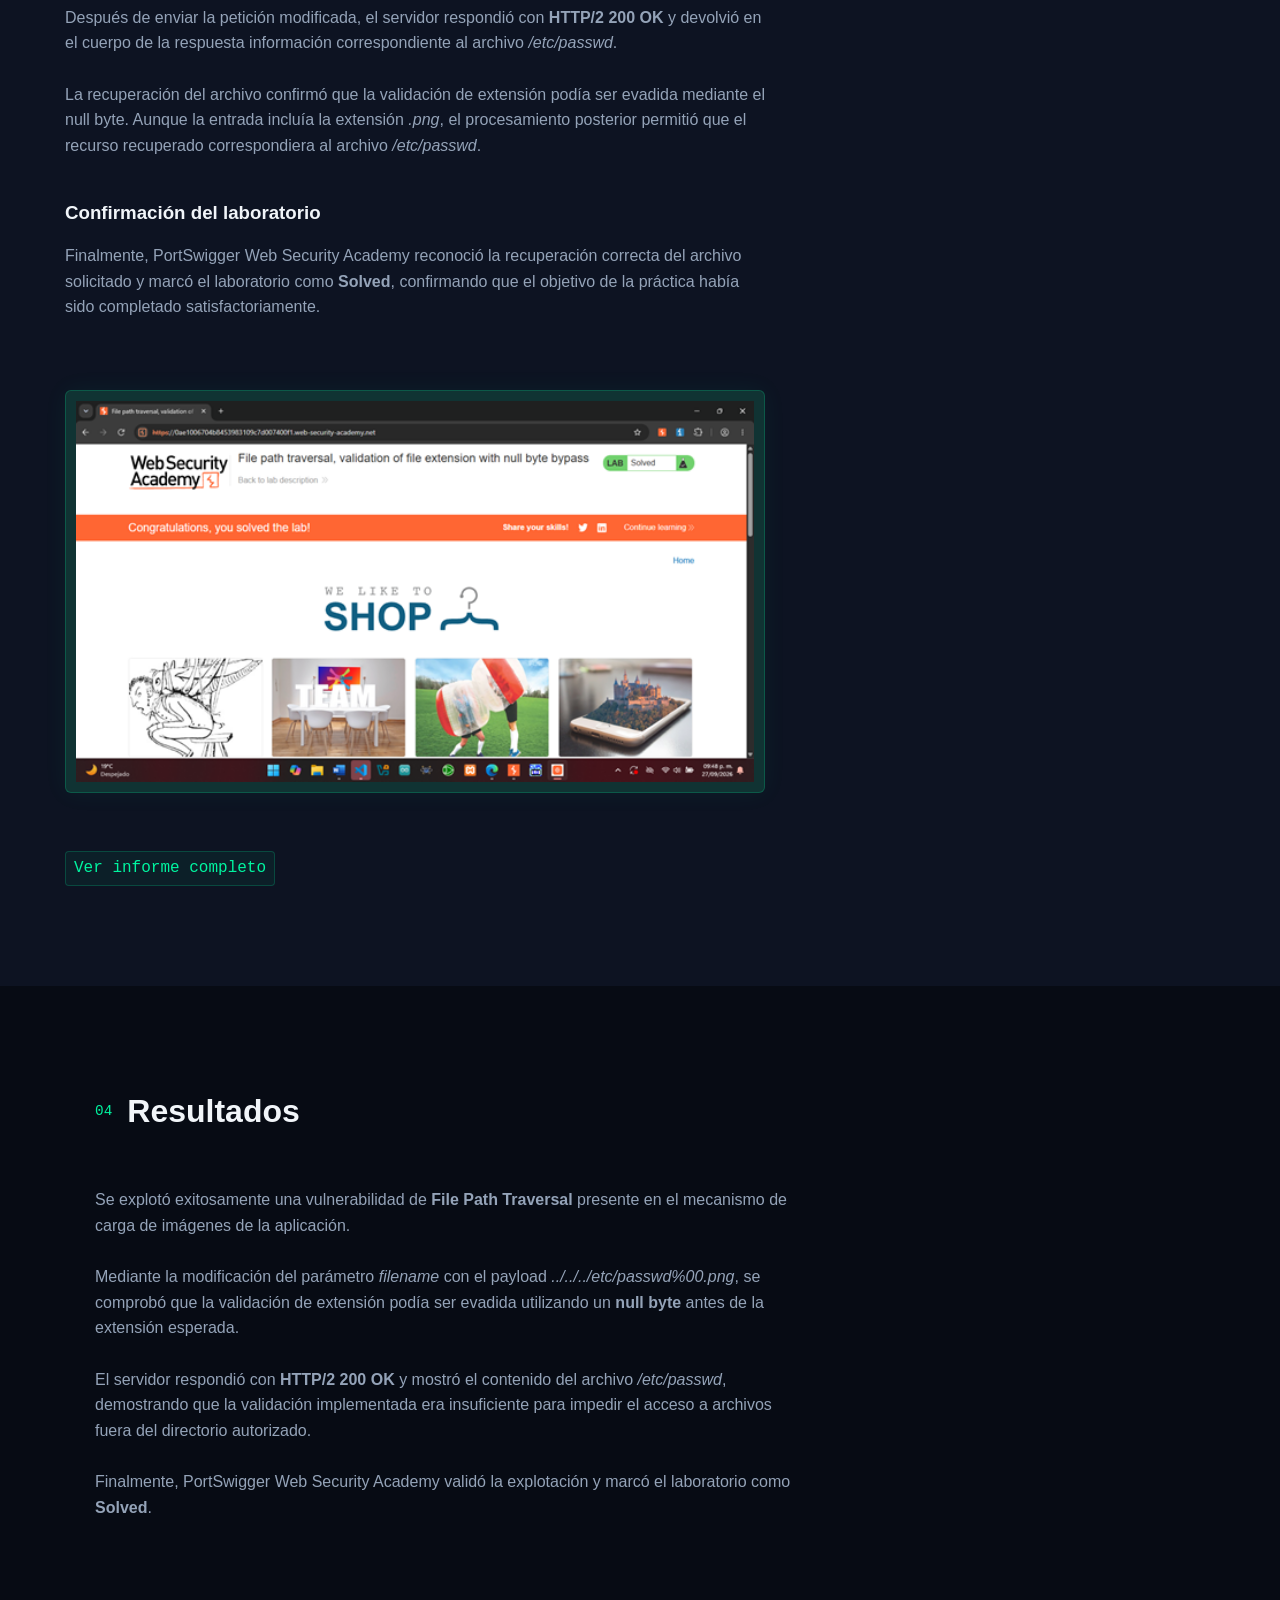
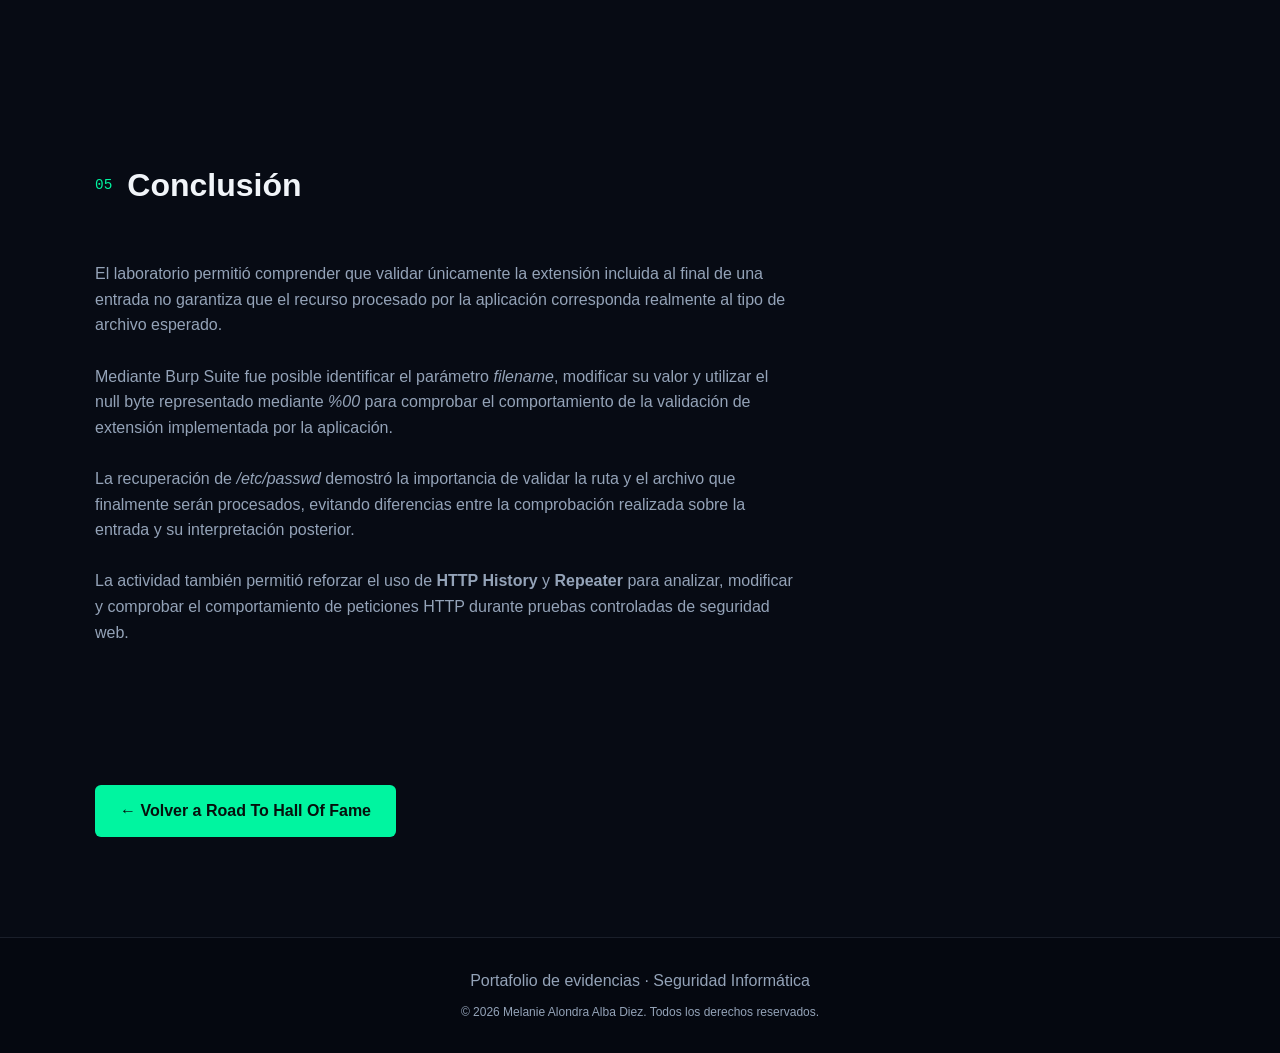
<file: evidencias/lab06.html>
<!DOCTYPE html>
<html lang="es">

<head>

    <meta charset="UTF-8">

    <meta
        name="viewport"
        content="width=device-width, initial-scale=1.0"
    >

    <title>
        Laboratorio 06 | Seguridad Informática
    </title>

    <link
        rel="stylesheet"
        href="../styles.css"
    >

</head>


<body>


<!-- =====================================================
     HEADER
===================================================== -->

<header class="header">

    <div class="header-main">

        <div class="identity">

            <div class="identity-name">

                <h1>
                    Melanie Alondra Alba Diez
                </h1>

                <span class="alias">
                    @blueflare
                </span>

            </div>


            <div class="academic-info">

                <strong>
                    CNO IV — Seguridad Informática
                </strong>

                <span>
                    Universidad Politécnica de San Luis Potosí
                </span>

            </div>

        </div>


        <div class="academic-period">

            <span class="period-label">
                Periodo
            </span>

            <strong>
                Agosto - Diciembre 2026
            </strong>

            <span>
                Séptimo semestre
            </span>

        </div>

    </div>


    <nav class="nav">

        <a href="../index.html#inicio">
            Inicio
        </a>

        <a href="../index.html#evidencias">
            Evidencias
        </a>

        <a href="../index.html#roadmap">
            Road To Hall Of Fame
        </a>

        <a href="../index.html#proyectos">
            Proyectos
        </a>

        <a href="../index.html#certificaciones">
            Certificaciones
        </a>

        <a href="../index.html#perfil">
            Perfil
        </a>

        <a href="../index.html#tecnologias">
            Tecnologías
        </a>

        <a href="../index.html#contacto">
            Contacto
        </a>

    </nav>

</header>



<main>


<!-- =====================================================
     ENCABEZADO DE LA EVIDENCIA
===================================================== -->

<section class="section" style="padding-top: 30px;">

    <div class="section-title">

        <span>
            01
        </span>

        <h2>
            Laboratorio 06
        </h2>

    </div>


    <span class="card-tag">
        ACTIVIDAD ACADÉMICA
    </span>


    <h1 style="margin-top: 15px;">
        File Path Traversal — Validation of File Extension With Null Byte Bypass
    </h1>


    <p
        class="section-intro"
        style="margin-top: 20px;"
    >

        Explotación controlada de una vulnerabilidad File Path Traversal
        mediante el uso de un null byte para evadir la validación de
        extensión aplicada al nombre del archivo solicitado.

    </p>


    <!-- =================================================
         INFORMACIÓN
    ================================================== -->

    <div class="technical-info">


        <div>

            <span>
                FECHA
            </span>

            <strong>
                28 / 09 / 2026
            </strong>

        </div>


        <div>

            <span>
                TIPO
            </span>

            <strong>
                Laboratorio
            </strong>

        </div>


        <div>

            <span>
                TECNOLOGÍAS
            </span>

            <strong>
                Burp Suite · PortSwigger Web Security Academy · HTTP
            </strong>

        </div>


    </div>

</section>



<!-- =====================================================
     OBJETIVO
===================================================== -->

<section class="section">

    <div class="section-title">

        <span>
            02
        </span>

        <h2>
            Objetivo
        </h2>

    </div>


    <p class="section-intro">

        Identificar y explotar de manera controlada una vulnerabilidad
        de <b>File Path Traversal</b> presente en la carga de imágenes de
        una aplicación web. Mediante Burp Suite, se analizó y modificó una
        petición HTTP para manipular el parámetro <i>filename</i>.

        <br><br>

        Debido a que la aplicación comprueba que el archivo solicitado
        termine con una extensión de imagen permitida, se utilizó un
        <b>null byte</b> antes de la extensión esperada para evadir dicha
        validación y acceder al archivo <i>/etc/passwd</i>.

    </p>

</section>



<!-- =====================================================
     DESARROLLO
===================================================== -->

<section class="section alternate-section">

    <div class="section-title">

        <span>
            03
        </span>

        <h2>
            Desarrollo
        </h2>

    </div>


    <p class="section-intro">

        El laboratorio se realizó en <b>PortSwigger Web Security Academy</b>
        utilizando <b>Burp Suite Community Edition</b>. Desde el navegador
        integrado de Burp Suite se accedió a la instancia del laboratorio y
        se analizaron las peticiones HTTP generadas por la aplicación.

        <br><br>

        En <b>Proxy > HTTP history</b> se identificó que las imágenes de
        los productos eran solicitadas mediante peticiones <i>GET</i> al
        endpoint <i>/image</i>, utilizando el parámetro <i>filename</i>
        para especificar el archivo que debía recuperar el servidor.

        <br><br>

        Se observó que las solicitudes legítimas utilizaban nombres de
        archivos correspondientes a imágenes. Por ejemplo:

        <br><br>

        <b><i>GET /image?filename=10.jpg</i></b>

    </p>


    <img
        src="lab06/imagenes/httphistorylab06.png"
        alt="Peticiones de imágenes identificadas en HTTP History"
        class="evidence-image"
    >


    <div class="section-title" style="margin-bottom: 15px;">

        <h3>
            Análisis de la petición con Repeater
        </h3>

    </div>


    <p class="section-intro">

        La petición seleccionada se envió al módulo <b>Repeater</b>,
        permitiendo modificar manualmente sus parámetros y reenviarla
        al servidor para analizar los cambios producidos en la respuesta.

        <br><br>

        En este laboratorio, la aplicación implementaba una validación
        sobre la extensión del archivo proporcionado mediante el parámetro
        <i>filename</i>. Por esta razón, proporcionar directamente una
        ruta como <i>../../../etc/passwd</i> no permitía superar la
        comprobación de extensión.

        <br><br>

        Para evadir esta validación se utilizó un <b>null byte</b>,
        representado mediante <i>%00</i>, seguido de una extensión
        aparentemente válida.

    </p>


    <div class="section-title" style="margin-bottom: 15px;">

        <h3>
            Bypass de la validación mediante null byte
        </h3>

    </div>


    <p class="section-intro">

        Se sustituyó el valor original del parámetro <i>filename</i>
        por el siguiente payload:

        <br><br>

        <b><i>../../../etc/passwd%00.png</i></b>

        <br><br>

        Las secuencias <i>../../../</i> permiten retroceder dentro de la
        estructura de directorios con el objetivo de alcanzar el archivo
        <i>/etc/passwd</i>.

        <br><br>

        Al final de la ruta se añadió <i>%00.png</i>. El valor
        <i>%00</i> representa un null byte codificado en la URL,
        mientras que <i>.png</i> proporciona la extensión que la
        aplicación espera encontrar durante la validación.

        <br><br>

        En el entorno vulnerable del laboratorio, esta diferencia entre
        la validación de la cadena y su procesamiento posterior permite
        que la extensión aparentemente válida sea ignorada al recuperar
        el recurso, haciendo posible acceder a <i>/etc/passwd</i>.

    </p>


    <img
        src="lab06/imagenes/payloadlab06.png"
        alt="Payload con null byte y respuesta del servidor"
        class="evidence-image"
    >


    <p class="section-intro">

        Después de enviar la petición modificada, el servidor respondió
        con <b>HTTP/2 200 OK</b> y devolvió en el cuerpo de la respuesta
        información correspondiente al archivo <i>/etc/passwd</i>.

        <br><br>

        La recuperación del archivo confirmó que la validación de extensión
        podía ser evadida mediante el null byte. Aunque la entrada incluía
        la extensión <i>.png</i>, el procesamiento posterior permitió que
        el recurso recuperado correspondiera al archivo
        <i>/etc/passwd</i>.

    </p>


    <div class="section-title" style="margin-bottom: 15px;">

        <h3>
            Confirmación del laboratorio
        </h3>

    </div>


    <p class="section-intro">

        Finalmente, PortSwigger Web Security Academy reconoció la
        recuperación correcta del archivo solicitado y marcó el
        laboratorio como <b>Solved</b>, confirmando que el objetivo
        de la práctica había sido completado satisfactoriamente.

    </p>


    <img
        src="lab06/imagenes/solvedlab06.png"
        alt="Confirmación del laboratorio resuelto en PortSwigger"
        class="evidence-image"
    >


    <div class="activity-links">

        <a
            href="lab06/documentos/informe.pdf"
            target="_blank"
            class="activity-link"
        >
            Ver informe completo
        </a>

    </div>

</section>



<!-- =====================================================
     RESULTADOS
===================================================== -->

<section class="section">

    <div class="section-title">

        <span>
            04
        </span>

        <h2>
            Resultados
        </h2>

    </div>


    <p class="section-intro">

        Se explotó exitosamente una vulnerabilidad de
        <b>File Path Traversal</b> presente en el mecanismo de carga de
        imágenes de la aplicación.

        <br><br>

        Mediante la modificación del parámetro <i>filename</i> con el
        payload <i>../../../etc/passwd%00.png</i>, se comprobó que la
        validación de extensión podía ser evadida utilizando un
        <b>null byte</b> antes de la extensión esperada.

        <br><br>

        El servidor respondió con <b>HTTP/2 200 OK</b> y mostró el
        contenido del archivo <i>/etc/passwd</i>, demostrando que la
        validación implementada era insuficiente para impedir el acceso
        a archivos fuera del directorio autorizado.

        <br><br>

        Finalmente, PortSwigger Web Security Academy validó la explotación
        y marcó el laboratorio como <b>Solved</b>.

    </p>

</section>



<!-- =====================================================
     CONCLUSIÓN
===================================================== -->

<section class="section" style="margin-top: 0px;">

    <div class="section-title">

        <span>
            05
        </span>

        <h2>
            Conclusión
        </h2>

    </div>


    <p class="section-intro">

        El laboratorio permitió comprender que validar únicamente la
        extensión incluida al final de una entrada no garantiza que el
        recurso procesado por la aplicación corresponda realmente al
        tipo de archivo esperado.

        <br><br>

        Mediante Burp Suite fue posible identificar el parámetro
        <i>filename</i>, modificar su valor y utilizar el null byte
        representado mediante <i>%00</i> para comprobar el comportamiento
        de la validación de extensión implementada por la aplicación.

        <br><br>

        La recuperación de <i>/etc/passwd</i> demostró la importancia
        de validar la ruta y el archivo que finalmente serán procesados,
        evitando diferencias entre la comprobación realizada sobre la
        entrada y su interpretación posterior.

        <br><br>

        La actividad también permitió reforzar el uso de
        <b>HTTP History</b> y <b>Repeater</b> para analizar, modificar
        y comprobar el comportamiento de peticiones HTTP durante
        pruebas controladas de seguridad web.

    </p>

</section>



<!-- =====================================================
     VOLVER
===================================================== -->

<section class="section" style="margin-top: 0px; padding-top: 0px;">

    <a
        href="../index.html#roadmap"
        class="btn btn-primary"
    >
        ← Volver a Road To Hall Of Fame
    </a>

</section>


</main>



<!-- =====================================================
     FOOTER
===================================================== -->

<footer class="footer">

    <p>
        Portafolio de evidencias · Seguridad Informática
    </p>

    <p class="copyright">
        © 2026 Melanie Alondra Alba Diez. Todos los derechos reservados.
    </p>

</footer>


</body>

</html>
</file>
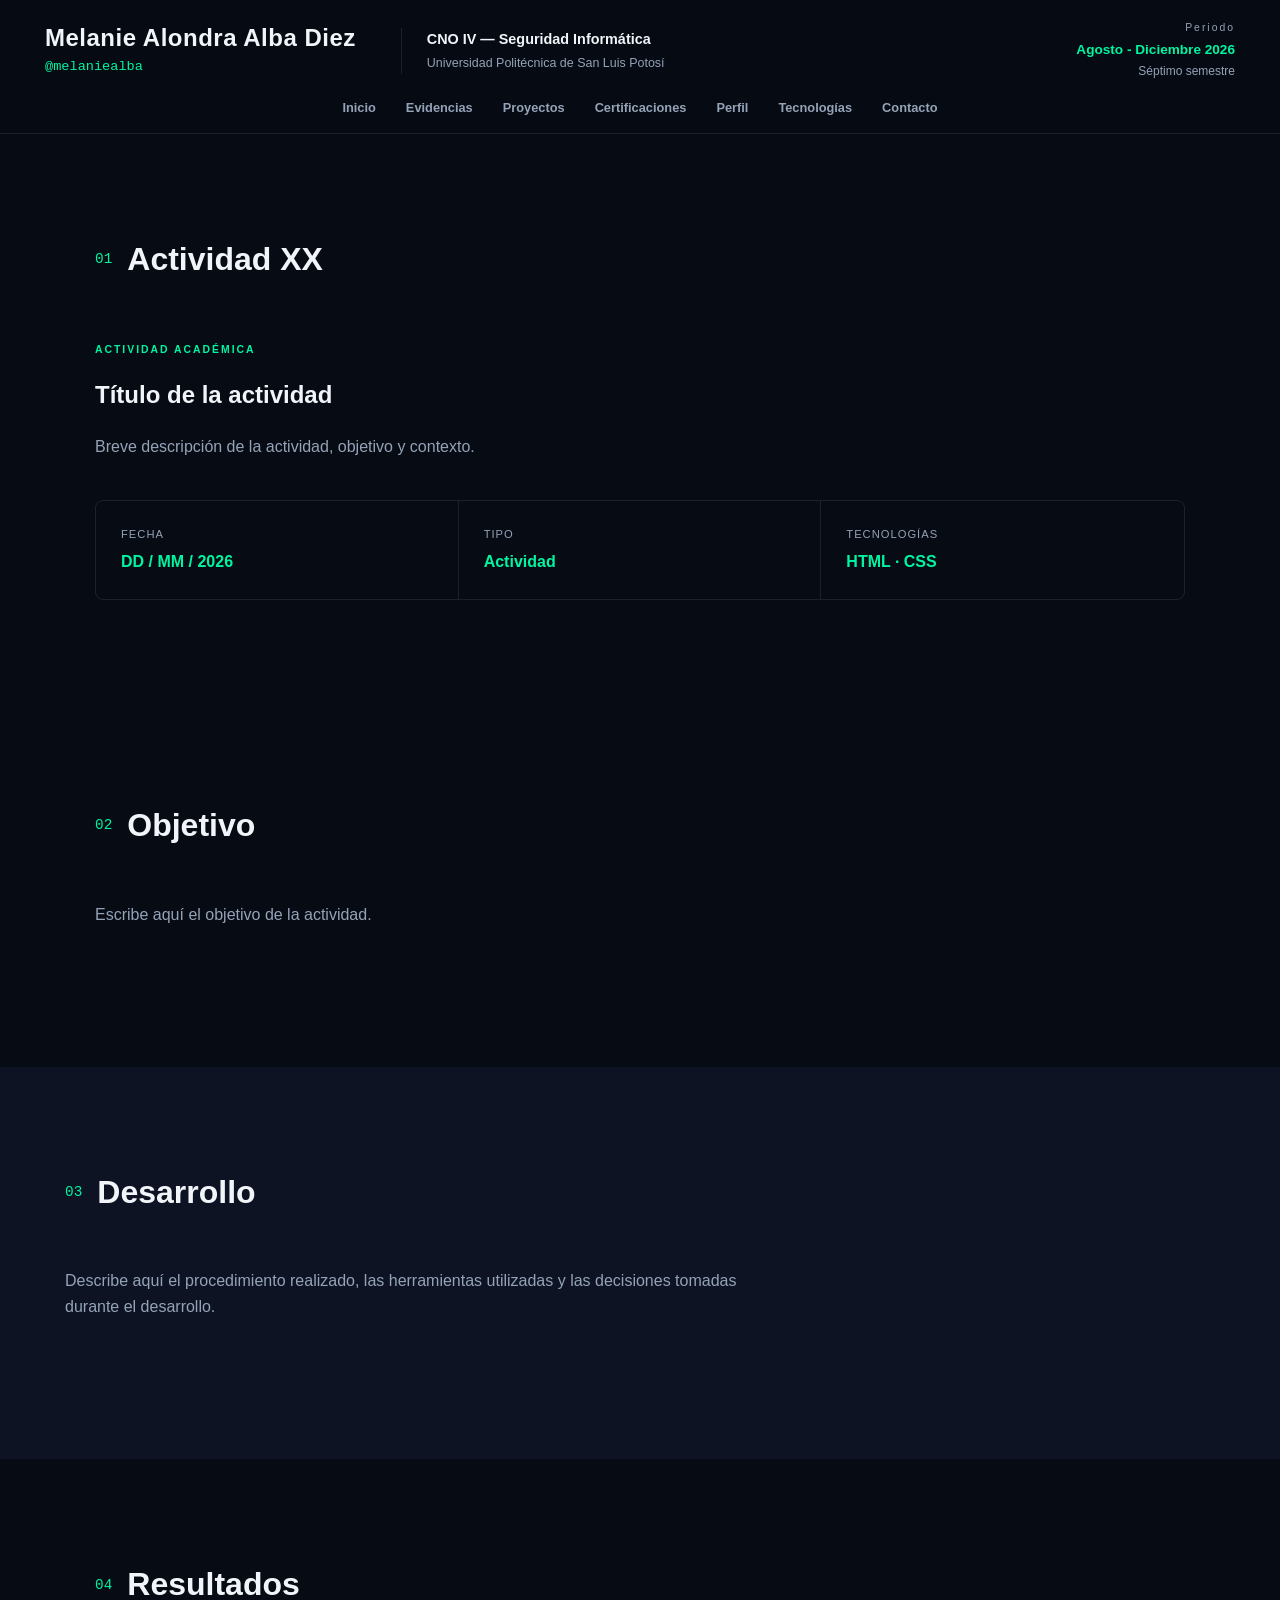
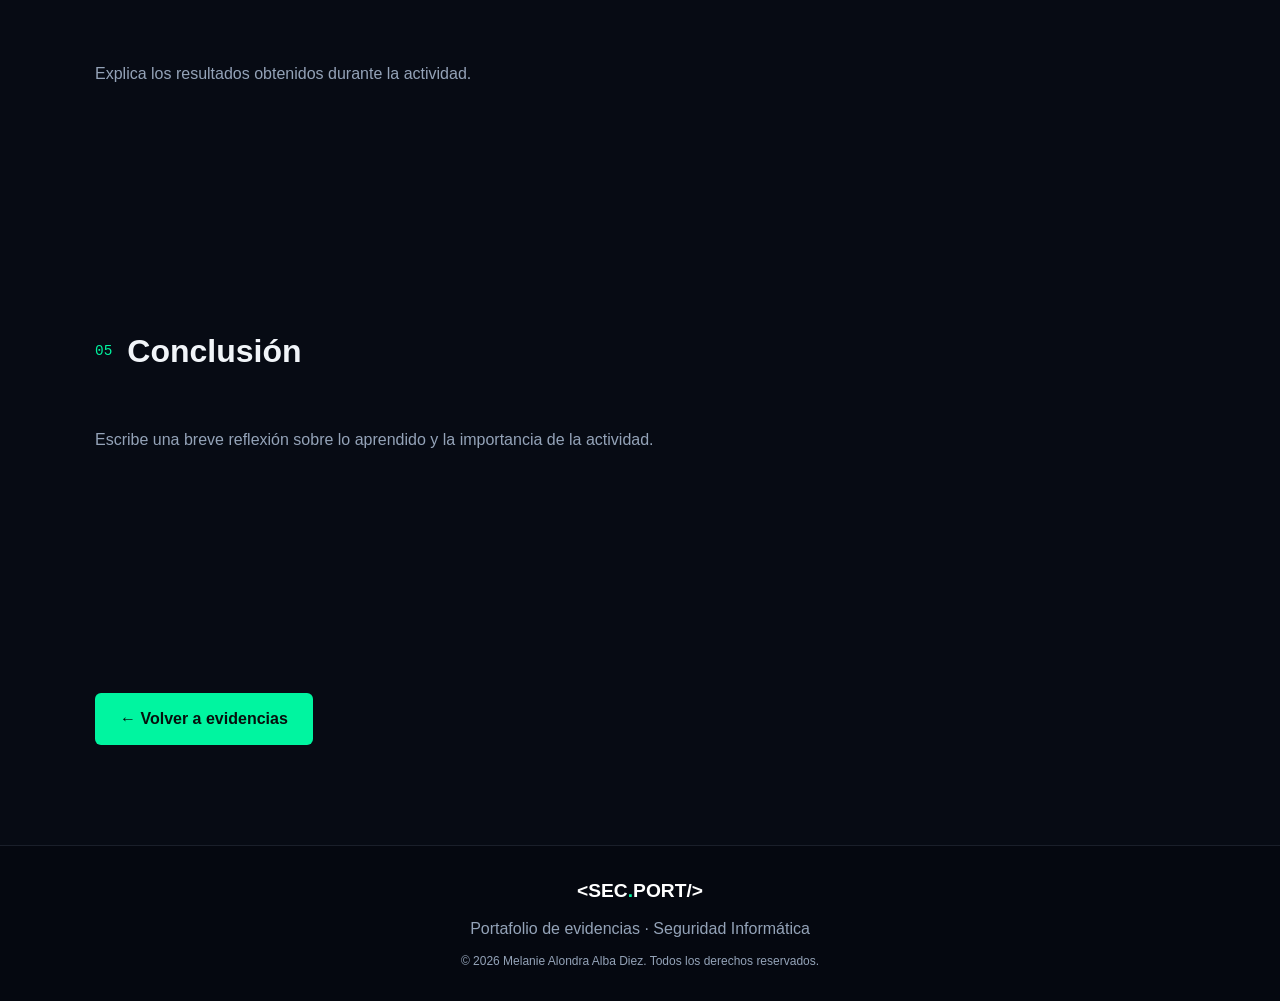
<file: evidencias/plantillaevidencias.html>
<!DOCTYPE html>
<html lang="es">

<head>

    <meta charset="UTF-8">

    <meta
        name="viewport"
        content="width=device-width, initial-scale=1.0"
    >

    <!-- EDITAR -->

    <title>
        Actividad XX | Seguridad Informática
    </title>


    <link
        rel="stylesheet"
        href="../styles.css"
    >


</head>


<body>


<!-- =====================================================
     HEADER
===================================================== -->

<header class="header">

    <div class="header-main">

        <div class="identity">

            <div class="identity-name">

                <h1>
                    Melanie Alondra Alba Diez
                </h1>

                <span class="alias">
                    @melaniealba
                </span>

            </div>


            <div class="academic-info">

                <strong>
                    CNO IV — Seguridad Informática
                </strong>

                <span>
                    Universidad Politécnica de San Luis Potosí
                </span>

            </div>

        </div>


        <div class="academic-period">

            <span class="period-label">
                Periodo
            </span>

            <strong>
                Agosto - Diciembre 2026
            </strong>

            <span>
                Séptimo semestre
            </span>

        </div>

    </div>


    <nav class="nav">

        <a href="../index.html#inicio">
            Inicio
        </a>

        <a href="../index.html#evidencias">
            Evidencias
        </a>

        <a href="../index.html#proyectos">
            Proyectos
        </a>

        <a href="../index.html#certificaciones">
            Certificaciones
        </a>

        <a href="../index.html#perfil">
            Perfil
        </a>

        <a href="../index.html#tecnologias">
            Tecnologías
        </a>

        <a href="../index.html#contacto">
            Contacto
        </a>

    </nav>

</header>



<main>


<!-- =====================================================
     ENCABEZADO DE LA EVIDENCIA
===================================================== -->

<section class="section">

    <div class="section-title">

        <span>
            01
        </span>

        <h2>
            Actividad XX
        </h2>

    </div>


    <span class="card-tag">
        ACTIVIDAD ACADÉMICA
    </span>


    <!-- EDITAR -->

    <h1 style="margin-top: 15px;">
        Título de la actividad
    </h1>


    <!-- EDITAR -->

    <p
        class="section-intro"
        style="margin-top: 20px;"
    >

        Breve descripción de la actividad,
        objetivo y contexto.

    </p>



    <!-- =================================================
         INFORMACIÓN
    ================================================== -->

    <div class="technical-info">


        <div>

            <span>
                FECHA
            </span>

            <!-- EDITAR -->

            <strong>
                DD / MM / 2026
            </strong>

        </div>


        <div>

            <span>
                TIPO
            </span>

            <!-- EDITAR -->

            <strong>
                Actividad
            </strong>

        </div>


        <div>

            <span>
                TECNOLOGÍAS
            </span>

            <!-- EDITAR -->

            <strong>
                HTML · CSS
            </strong>

        </div>


    </div>

</section>



<!-- =====================================================
     OBJETIVO
===================================================== -->

<section class="section">

    <div class="section-title">

        <span>
            02
        </span>

        <h2>
            Objetivo
        </h2>

    </div>


    <!-- EDITAR -->

    <p class="section-intro">

        Escribe aquí el objetivo de la actividad.

    </p>

</section>



<!-- =====================================================
     DESARROLLO
===================================================== -->

<section class="section alternate-section">

    <div class="section-title">

        <span>
            03
        </span>

        <h2>
            Desarrollo
        </h2>

    </div>


    <!-- EDITAR -->

    <p class="section-intro">

        Describe aquí el procedimiento realizado,
        las herramientas utilizadas y las decisiones
        tomadas durante el desarrollo.

    </p>


    <!-- AQUÍ PUEDES AGREGAR CAPTURAS -->

    <!--

    <img
        src="../imagenes/captura1.png"
        alt="Captura de la actividad"
        class="evidence-image"
    >

    -->


</section>



<!-- =====================================================
     RESULTADOS
===================================================== -->

<section class="section">

    <div class="section-title">

        <span>
            04
        </span>

        <h2>
            Resultados
        </h2>

    </div>


    <!-- EDITAR -->

    <p class="section-intro">

        Explica los resultados obtenidos
        durante la actividad.

    </p>

</section>



<!-- =====================================================
     CONCLUSIÓN
===================================================== -->

<section class="section">

    <div class="section-title">

        <span>
            05
        </span>

        <h2>
            Conclusión
        </h2>

    </div>


    <!-- EDITAR -->

    <p class="section-intro">

        Escribe una breve reflexión sobre lo aprendido
        y la importancia de la actividad.

    </p>

</section>



<!-- =====================================================
     VOLVER
===================================================== -->

<section class="section">

    <a
        href="../index.html#evidencias"
        class="btn btn-primary"
    >
        ← Volver a evidencias
    </a>

</section>


</main>



<!-- =====================================================
     FOOTER
===================================================== -->

<footer class="footer">

    <div class="footer-logo">
        &lt;SEC<span>.</span>PORT/&gt;
    </div>

    <p>
        Portafolio de evidencias · Seguridad Informática
    </p>

    <p class="copyright">
        © 2026 Melanie Alondra Alba Diez. Todos los derechos reservados.
    </p>

</footer>


</body>

</html>
</file>
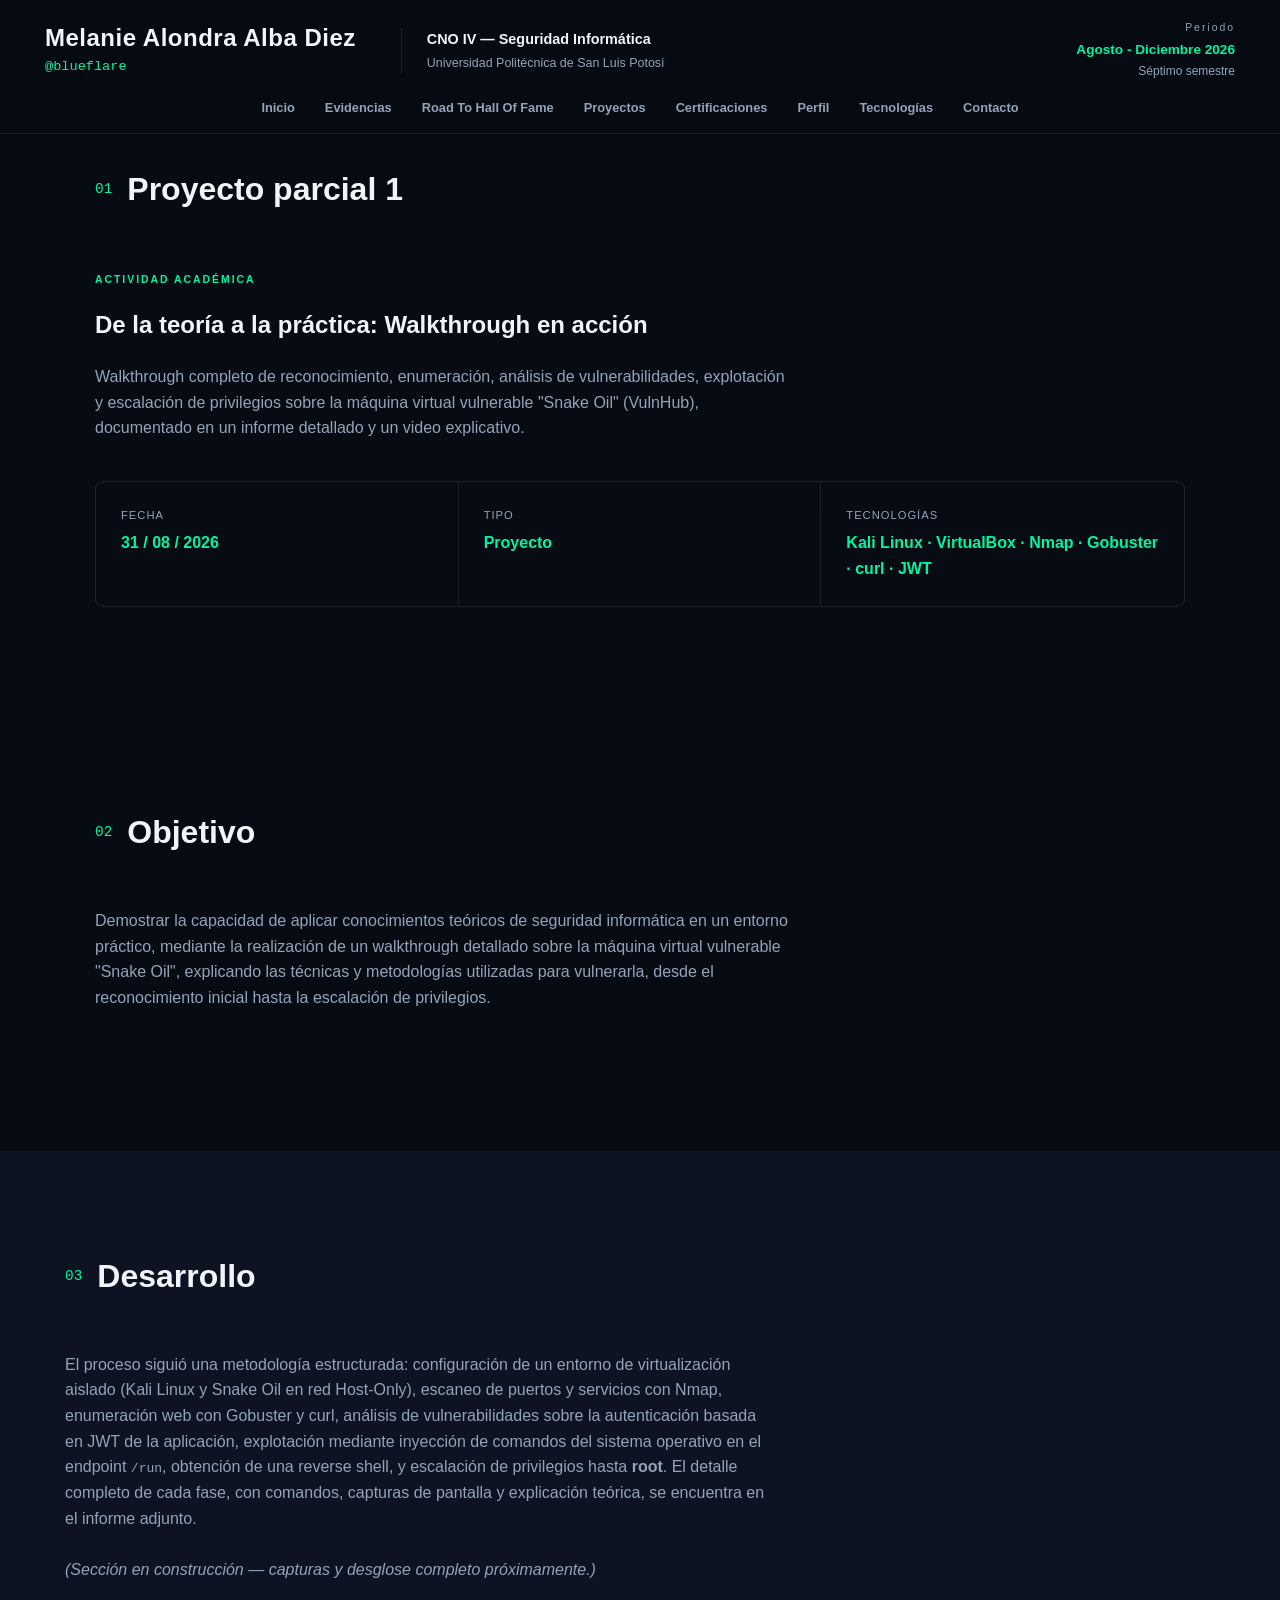
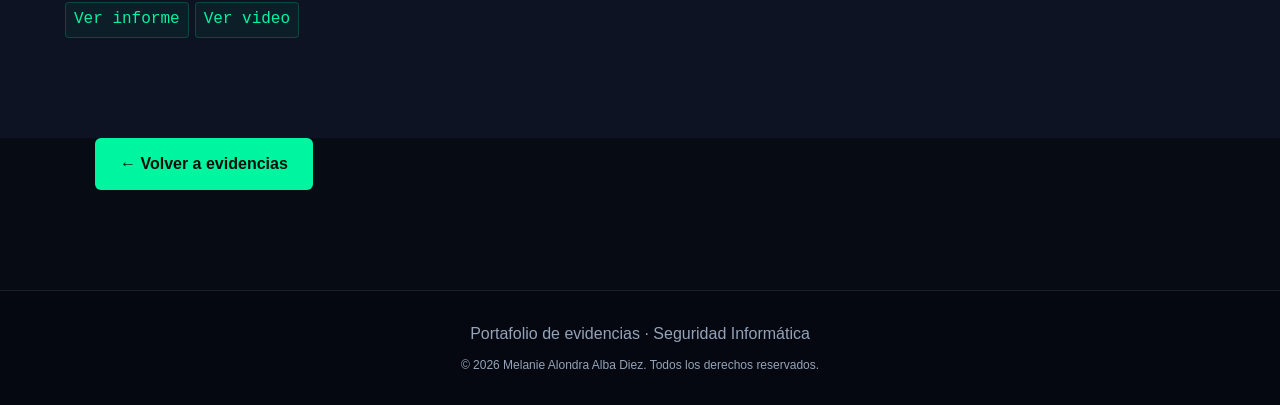
<file: evidencias/proyecto1.html>
<!DOCTYPE html>
<html lang="es">

<head>

    <meta charset="UTF-8">

    <meta
        name="viewport"
        content="width=device-width, initial-scale=1.0"
    >

    <title>
        Proyecto parcial 1 | Seguridad Informática
    </title>


    <link
        rel="stylesheet"
        href="../styles.css"
    >


</head>


<body>


<!-- =====================================================
     HEADER
===================================================== -->

<header class="header">

    <div class="header-main">

        <div class="identity">

            <div class="identity-name">

                <h1>
                    Melanie Alondra Alba Diez
                </h1>

                <span class="alias">
                    @blueflare
                </span>

            </div>


            <div class="academic-info">

                <strong>
                    CNO IV — Seguridad Informática
                </strong>

                <span>
                    Universidad Politécnica de San Luis Potosí
                </span>

            </div>

        </div>


        <div class="academic-period">

            <span class="period-label">
                Periodo
            </span>

            <strong>
                Agosto - Diciembre 2026
            </strong>

            <span>
                Séptimo semestre
            </span>

        </div>

    </div>


    <nav class="nav">

        <a href="../index.html#inicio">
            Inicio
        </a>

        <a href="../index.html#evidencias">
            Evidencias
        </a>

        <a href="../index.html#roadmap">
            Road To Hall Of Fame
        </a>

        <a href="../index.html#proyectos">
            Proyectos
        </a>

        <a href="../index.html#certificaciones">
            Certificaciones
        </a>

        <a href="../index.html#perfil">
            Perfil
        </a>

        <a href="../index.html#tecnologias">
            Tecnologías
        </a>

        <a href="../index.html#contacto">
            Contacto
        </a>

    </nav>

</header>



<main>


<!-- =====================================================
     ENCABEZADO DE LA EVIDENCIA
===================================================== -->

<section class="section" style="padding-top: 30px;">

    <div class="section-title">

        <span>
            01
        </span>

        <h2>
            Proyecto parcial 1
        </h2>

    </div>


    <span class="card-tag">
        ACTIVIDAD ACADÉMICA
    </span>


    <h1 style="margin-top: 15px;">
        De la teoría a la práctica: Walkthrough en acción
    </h1>


    <p
        class="section-intro"
        style="margin-top: 20px;"
    >
        Walkthrough completo de reconocimiento, enumeración, análisis
        de vulnerabilidades, explotación y escalación de privilegios
        sobre la máquina virtual vulnerable "Snake Oil" (VulnHub),
        documentado en un informe detallado y un video explicativo.
    </p>


    <div class="technical-info">

        <div>

            <span>
                FECHA
            </span>

            <strong>
                31 / 08 / 2026
            </strong>

        </div>


        <div>

            <span>
                TIPO
            </span>

            <strong>
                Proyecto
            </strong>

        </div>


        <div>

            <span>
                TECNOLOGÍAS
            </span>

            <strong>
                Kali Linux · VirtualBox · Nmap · Gobuster · curl · JWT 
            </strong>

        </div>

    </div>

</section>



<!-- =====================================================
     OBJETIVO
===================================================== -->

<section class="section">

    <div class="section-title">

        <span>
            02
        </span>

        <h2>
            Objetivo
        </h2>

    </div>


    <p class="section-intro">

        Demostrar la capacidad de aplicar conocimientos teóricos de
        seguridad informática en un entorno práctico, mediante la
        realización de un walkthrough detallado sobre la máquina
        virtual vulnerable "Snake Oil", explicando las técnicas y
        metodologías utilizadas para vulnerarla, desde el
        reconocimiento inicial hasta la escalación de privilegios.

    </p>

</section>



<!-- =====================================================
     DESARROLLO
===================================================== -->

<section class="section alternate-section">

    <div class="section-title">

        <span>
            03
        </span>

        <h2>
            Desarrollo
        </h2>

    </div>


    <p class="section-intro" style="margin-bottom: 0px;">

        El proceso siguió una metodología estructurada: configuración
        de un entorno de virtualización aislado (Kali Linux y Snake
        Oil en red Host-Only), escaneo de puertos y servicios con
        Nmap, enumeración web con Gobuster y curl, análisis de
        vulnerabilidades sobre la autenticación basada en JWT de la
        aplicación, explotación mediante inyección de comandos del
        sistema operativo en el endpoint <code>/run</code>, obtención
        de una reverse shell, y escalación de privilegios hasta
        <b>root</b>. El detalle completo de cada fase, con comandos,
        capturas de pantalla y explicación teórica, se encuentra en
        el informe adjunto.

        <br><br>

        <i>(Sección en construcción — capturas y desglose completo
        próximamente.)</i>

    </p>    





    <!-- =============================================
         ARCHIVOS DE LA ACTIVIDAD
    ============================================== -->

    <div class="activity-links">

        <a
            href="proyecto1/documentos/informe.pdf"
            target="_blank"
            class="activity-link"
        >
            Ver informe
        </a>

        <a
            href="https://youtu.be/lTkBSqUD_Vg"
            target="_blank"
            class="activity-link"
        >
            Ver video
        </a>

    </div>

</section>



<!-- =====================================================
     VOLVER
===================================================== -->

<section
    class="section"
    style="margin-top: 0px; padding-top: 0px;"
>

    <a
        href="../index.html#evidencias"
        class="btn btn-primary"
    >
        ← Volver a evidencias
    </a>

</section>


</main>



<!-- =====================================================
     FOOTER
===================================================== -->

<footer class="footer">

    <p>
        Portafolio de evidencias · Seguridad Informática
    </p>

    <p class="copyright">
        © 2026 Melanie Alondra Alba Diez. Todos los derechos reservados.
    </p>

</footer>


</body>

</html>
</file>
<file: styles.css>
/* ==================================================
   VARIABLES
================================================== */

:root {

    --background: #070b14;
    --background-light: #0d1322;

    --card: #101827;
    --card-hover: #141f31;

    --text: #f1f5f9;
    --text-muted: #94a3b8;

    --accent: #00f5a0;
    --accent-dark: #00c982;

    --border: rgba(148, 163, 184, 0.15);

    --max-width: 1150px;

}


/* ==================================================
   RESET
================================================== */

* {

    margin: 0;
    padding: 0;

    box-sizing: border-box;

}


html {

    scroll-behavior: smooth;

}


body {

    font-family:
        "Segoe UI",
        Arial,
        sans-serif;

    background: var(--background);

    color: var(--text);

    line-height: 1.6;

}


a {

    text-decoration: none;

    color: inherit;

}


section {

    scroll-margin-top: 150px;

}



/* ==================================================
   HEADER
================================================== */

.header {

    position: sticky;

    top: 0;

    z-index: 1000;

    background:
        rgba(7, 11, 20, 0.94);

    backdrop-filter: blur(15px);

    border-bottom:
        1px solid var(--border);

}


/* ---------- Primera fila ---------- */

.header-main {

    max-width: 1250px;

    margin: auto;

    padding:
        20px 30px 16px;

    display: flex;

    justify-content: space-between;

    align-items: center;

    gap: 40px;

}


.identity {

    display: flex;

    align-items: center;

    gap: 45px;

}


.identity-name h1 {

    font-size: 1.5rem;

    line-height: 1.2;

    letter-spacing: 0.5px;

}


.alias {

    display: block;

    margin-top: 4px;

    color: var(--accent);

    font-family: monospace;

    font-size: 0.85rem;

}


.academic-info {

    display: flex;

    flex-direction: column;

    gap: 3px;

    padding-left: 25px;

    border-left:
        1px solid var(--border);

}


.academic-info strong {

    color: var(--text);

    font-size: 0.9rem;

}


.academic-info span {

    color: var(--text-muted);

    font-size: 0.78rem;

}


.academic-period {

    display: flex;

    flex-direction: column;

    align-items: flex-end;

    gap: 2px;

}


.academic-period strong {

    color: var(--accent);

    font-size: 0.85rem;

}


.academic-period span:last-child {

    color: var(--text-muted);

    font-size: 0.75rem;

}


.period-label {

    font-size: 0.65rem;

    letter-spacing: 2px;

    color: var(--text-muted);

}



/* ---------- Menú ---------- */

.nav {

    max-width: 1250px;

    margin: auto;

    padding:
        0 30px 15px;

    display: flex;

    justify-content: center;

    align-items: center;

    gap: 30px;

}


.nav a {

    position: relative;

    color: var(--text-muted);

    font-size: 0.8rem;

    font-weight: 600;

    transition: 0.3s;

}


.nav a::after {

    content: "";

    position: absolute;

    left: 0;

    bottom: -8px;

    width: 0;

    height: 2px;

    background: var(--accent);

    transition: 0.3s;

}


.nav a:hover {

    color: var(--accent);

}


.nav a:hover::after {

    width: 100%;

}



/* ==================================================
   HERO
================================================== */

.hero {

    max-width: var(--max-width);

    min-height: 82vh;

    margin: auto;

    padding:
        45px 30px;

    display: grid;

    grid-template-columns:
        1.2fr 0.8fr;

    gap: 80px;

    align-items: center;

}


.eyebrow {

    color: var(--accent);

    font-size: 0.8rem;

    font-weight: 700;

    letter-spacing: 3px;

    margin-bottom: 20px;

}


.hero h2 {

    font-size:
        clamp(2.8rem, 6vw, 5rem);

    line-height: 1.05;

    margin-bottom: 25px;

}


.hero h2 span {

    color: var(--accent);

}


.hero-description {

    max-width: 600px;

    color: var(--text-muted);

    font-size: 1rem;

    margin-bottom: 25px;

}


.hero-buttons {

    display: flex;

    gap: 15px;

    flex-wrap: wrap;

}


.btn {

    display: inline-block;

    padding:
        13px 25px;

    border-radius: 6px;

    font-weight: 700;

    transition: 0.3s;

}


.btn-primary {

    background: var(--accent);

    color: #06100d;

}


.btn-primary:hover {

    background: var(--accent-dark);

    transform:
        translateY(-3px);

}


.btn-secondary {

    border:
        1px solid var(--border);

    color: var(--text);

}


.btn-secondary:hover {

    border-color: var(--accent);

    color: var(--accent);

}



/* ==================================================
   TERMINAL
================================================== */

.hero-card {

    background: #050810;

    border:
        1px solid var(--border);

    border-radius: 12px;

    overflow: hidden;

    box-shadow:
        0 25px 70px rgba(0,0,0,0.5);

    transform: rotate(2deg);

    transition: 0.4s;

}


.hero-card:hover {

    transform:
        rotate(0deg)
        translateY(-5px);

}


.terminal-top {

    height: 38px;

    display: flex;

    align-items: center;

    gap: 7px;

    padding-left: 15px;

    background: #0d1320;

    border-bottom:
        1px solid var(--border);

}


.terminal-top span {

    width: 9px;

    height: 9px;

    border-radius: 50%;

    background: #475569;

}


.terminal-content {

    padding: 30px;

    font-family:
        "Courier New",
        monospace;

    font-size: 0.9rem;

}


.terminal-green {

    color: var(--accent);

}


.command {

    color: white;

    margin:
        8px 0;

}


.terminal-output {

    color: #64748b;

    margin-bottom: 20px;

}


.cursor {

    color: var(--accent);

    animation:
        blink 1s infinite;

}


@keyframes blink {

    50% {
        opacity: 0;
    }

}



/* ==================================================
   SECCIONES
================================================== */

.section {

    max-width: var(--max-width);

    margin: auto;

    padding:
        100px 30px;

}


.section-title {

    display: flex;

    align-items: center;

    gap: 15px;

    margin-bottom: 50px;

}


.section-title span {

    color: var(--accent);

    font-family: monospace;

    font-size: 0.9rem;

}


.section-title h2 {

    font-size: 2rem;

}


.section-intro {

    color: var(--text-muted);

    max-width: 700px;

    margin-bottom: 40px;

}



/* ==================================================
   PRESENTACIÓN
================================================== */

.presentation {

    border-top:
        1px solid var(--border);

}


.presentation-grid {

    display: grid;

    grid-template-columns:
        1.3fr 0.7fr;

    gap: 60px;

}


.presentation-grid p {

    color: var(--text-muted);

    margin-bottom: 20px;

    font-size: 1.05rem;

}


.info-box {

    padding: 30px;

    background: var(--card);

    border:
        1px solid var(--border);

    border-left:
        3px solid var(--accent);

    border-radius: 8px;

}


.info-icon {

    color: var(--accent);

    font-size: 2rem;

}


.info-box h3 {

    margin: 10px 0;

}


.info-box p {

    font-size: 0.95rem;

}



/* ==================================================
   EVIDENCIAS
================================================== */

.evidence-grid {

    display: grid;

    grid-template-columns:
        repeat(3, 1fr);

    gap: 20px;

}


.evidence-card {

    display: flex;

    gap: 20px;

    padding: 28px;

    background: var(--card);

    border:
        1px solid var(--border);

    border-radius: 8px;

    transition: 0.3s;

}


.evidence-card:hover {

    transform:
        translateY(-6px);

    border-color:
        rgba(0,245,160,0.4);

    background: var(--card-hover);

}


.card-number {

    color: var(--accent);

    font-family: monospace;

    font-size: 1.2rem;

    font-weight: bold;

}


.evidence-content {

    flex: 1;

}


.card-tag {

    color: var(--accent);

    font-size: 0.65rem;

    letter-spacing: 2px;

    font-weight: bold;

}


.evidence-card h3 {

    margin:
        8px 0;

}


.evidence-card p {

    color: var(--text-muted);

    font-size: 0.88rem;

    margin-bottom: 15px;

}


.technology-list {

    display: flex;

    flex-wrap: wrap;

    gap: 6px;

    margin-bottom: 20px;

}


.technology-list span {

    padding:
        4px 8px;

    border:
        1px solid
        rgba(0,245,160,0.2);

    border-radius: 4px;

    color: var(--accent);

    background:
        rgba(0,245,160,0.05);

    font-family: monospace;

    font-size: 0.65rem;

}


.card-link {

    color: var(--accent);

    font-size: 0.82rem;

    font-weight: bold;

}


.future-card {

    opacity: 0.65;

}



/* ==================================================
   PROYECTOS
================================================== */

.alternate-section {

    max-width: none;

    padding-left:
        max(
            30px,
            calc((100% - var(--max-width)) / 2)
        );

    padding-right:
        max(
            30px,
            calc((100% - var(--max-width)) / 2)
        );

    background: var(--background-light);

}


.project-grid {

    max-width: var(--max-width);

    margin: auto;

    display: grid;

    grid-template-columns:
        repeat(2, 1fr);

    gap: 20px;

}


.project-card {

    padding: 35px;

    background: var(--card);

    border:
        1px solid var(--border);

    border-radius: 8px;

    transition: 0.3s;

}


.project-card:hover {

    transform:
        translateY(-5px);

    border-color:
        rgba(0,245,160,0.4);

}


.project-icon {

    color: var(--accent);

    font-family: monospace;

    font-size: 2rem;

    margin-bottom: 15px;

}


.project-card h3 {

    margin:
        8px 0;

}


.project-card p {

    color: var(--text-muted);

}



/* ==================================================
   CERTIFICACIONES
================================================== */

.empty-state {

    padding: 60px 30px;

    text-align: center;

    border:
        1px dashed
        rgba(148,163,184,0.25);

    border-radius: 8px;

}


.empty-icon {

    color: var(--accent);

    font-size: 2rem;

    margin-bottom: 15px;

}


.empty-state h3 {

    margin-bottom: 10px;

}


.empty-state p {

    max-width: 550px;

    margin: auto;

    color: var(--text-muted);

}



/* ==================================================
   PERFIL
================================================== */

.profile-section {

    max-width: none;

    padding-left:
        max(
            30px,
            calc((100% - var(--max-width)) / 2)
        );

    padding-right:
        max(
            30px,
            calc((100% - var(--max-width)) / 2)
        );

    background:
        var(--background-light);

}


.profile-grid {

    max-width: var(--max-width);

    margin: auto;

    display: grid;

    grid-template-columns:
        220px 1fr;

    gap: 60px;

    align-items: center;

}


.profile-avatar {

    width: 190px;

    height: 190px;

    display: flex;

    justify-content: center;

    align-items: center;

    border-radius: 50%;

    border:
        2px solid var(--accent);

    color: var(--accent);

    font-family: monospace;

    font-size: 2.5rem;

    background:
        radial-gradient(
            circle,
            rgba(0,245,160,0.15),
            transparent 65%
        );

}


.profile-text h2 {

    font-size: 2.2rem;

    margin:
        10px 0 20px;

}


.profile-text p {

    color: var(--text-muted);

    margin-bottom: 15px;

    max-width: 750px;

}


.small-label {

    color: var(--accent);

    font-size: 0.75rem;

    letter-spacing: 2px;

    font-weight: bold;

}


.interests {

    display: flex;

    flex-wrap: wrap;

    gap: 10px;

    margin-top: 25px;

}


.interests span {

    padding:
        7px 13px;

    background:
        rgba(0,245,160,0.07);

    border:
        1px solid
        rgba(0,245,160,0.2);

    border-radius: 30px;

    color: var(--accent);

    font-size: 0.8rem;

}



/* ==================================================
   TECNOLOGÍAS
================================================== */

.tech-grid {

    display: grid;

    grid-template-columns:
        repeat(3, 1fr);

    gap: 15px;

    margin-bottom: 40px;

}


.tech-card {

    padding: 25px;

    background: var(--card);

    border:
        1px solid var(--border);

    border-radius: 8px;

}


.tech-card span {

    color: var(--accent);

    font-family: monospace;

    font-weight: bold;

}


.tech-card h3 {

    margin:
        10px 0 5px;

}


.tech-card p {

    color: var(--text-muted);

    font-size: 0.85rem;

}


.technical-info {

    display: grid;

    grid-template-columns:
        repeat(3, 1fr);

    border:
        1px solid var(--border);

    border-radius: 8px;

    overflow: hidden;

}


.technical-info div {

    padding: 25px;

    border-right:
        1px solid var(--border);

}


.technical-info div:last-child {

    border-right: none;

}


.technical-info span {

    display: block;

    color: var(--text-muted);

    font-size: 0.7rem;

    letter-spacing: 1px;

    margin-bottom: 5px;

}


.technical-info strong {

    color: var(--accent);

}



/* ==================================================
   CONTACTO
================================================== */

.contact-section {

    border-top:
        1px solid var(--border);

}


.contact-grid {

    display: grid;

    grid-template-columns:
        0.8fr 1.2fr;

    gap: 80px;

}


.contact-text h2 {

    font-size: 2.3rem;

    margin:
        12px 0 20px;

}


.contact-text p {

    color: var(--text-muted);

}


.contact-form {

    display: flex;

    flex-direction: column;

    gap: 10px;

}


.contact-form label {

    font-size: 0.85rem;

    margin-top: 10px;

}


.contact-form input,
.contact-form textarea {

    width: 100%;

    padding: 14px;

    background: var(--card);

    border:
        1px solid var(--border);

    border-radius: 5px;

    color: white;

    font-family: inherit;

    outline: none;

}


.contact-form input:focus,
.contact-form textarea:focus {

    border-color:
        var(--accent);

}


.contact-form textarea {

    resize: vertical;

}


.contact-form button {

    border: none;

    cursor: pointer;

    margin-top: 15px;

    align-self: flex-start;

}


.form-status {

    min-height: 24px;

    font-size: 0.85rem;

    color: var(--accent);

}



/* ==================================================
   FOOTER
================================================== */

.footer {

    padding:
        30px 30px;

    text-align: center;

    background: #050810;

    border-top:
        1px solid var(--border);

    color: var(--text-muted);

}


.footer-logo {

    color: white;

    font-weight: bold;

    font-size: 1.2rem;

    margin-bottom: 10px;

}


.footer-logo span {

    color: var(--accent);

}


.copyright {

    margin-top: 10px;

    font-size: 0.75rem;

}


/* ==================================================
   ACTIVIDAD
================================================== */
.activity-links {

    display: flex;

    flex-wrap: wrap;

    gap: 6px;

    margin-top: 20px;

}


.activity-link {

    padding:
        4px 8px;

    border:
        1px solid
        rgba(0,245,160,0.2);

    border-radius: 4px;

    color: var(--accent);

    background:
        rgba(0,245,160,0.05);

    font-family: monospace;

    font-size: 1rem;

    text-decoration: none;

    transition:
        background 0.2s ease,
        border-color 0.2s ease,
        color 0.2s ease;

}


.activity-link:hover {

    background:
        rgba(0,245,160,0.12);

    border-color:
        rgba(0,245,160,0.5);

    color:
        var(--accent);

}

.evidence-image {

    width: 100%;
    max-width: 700px;

    margin: 30px auto;

    padding: 10px;

    background:
        rgba(24, 112, 83, 0.35);

    border:
        1px solid
        rgba(0,245,160,0.2);

    border-radius: 6px;

    box-shadow:
        0 0 25px
        rgba(0,245,160,0.06);

    box-sizing: border-box;

    transition:
        border-color 0.25s ease,
        box-shadow 0.25s ease,
        transform 0.25s ease;

}


.evidence-image:hover {

    border-color:
        rgba(0,245,160,0.45);

    box-shadow:
        0 0 30px
        rgba(0,245,160,0.10);

    transform:
        translateY(-2px);

}


/* ==================================================
   RESPONSIVE
================================================== */

@media (max-width: 1000px) {

    .header-main {

        flex-direction: column;

        align-items: flex-start;

    }


    .academic-period {

        align-items: flex-start;

    }


    .identity {

        width: 100%;

    }


    .nav {

        overflow-x: auto;

        justify-content: flex-start;

        padding-bottom: 15px;

    }


    .hero {

        grid-template-columns: 1fr;

    }


    .hero-card {

        max-width: 600px;

        width: 100%;

        margin: auto;

    }


    .evidence-grid {

        grid-template-columns:
            repeat(2, 1fr);

    }


    .presentation-grid {

        grid-template-columns: 1fr;

    }


    .contact-grid {

        grid-template-columns: 1fr;

    }

}



@media (max-width: 700px) {

    .header-main {

        padding:
            18px 20px;

    }


    .identity {

        flex-direction: column;

        align-items: flex-start;

        gap: 15px;

    }


    .academic-info {

        padding-left: 0;

        border-left: none;

    }


    .nav {

        gap: 20px;

        padding-left: 20px;

        padding-right: 20px;

    }


    .nav a {

        white-space: nowrap;

    }


    .hero {

        padding:
            70px 20px;

    }


    .section {

        padding:
            70px 20px;

    }


    .hero h2 {

        font-size: 2.7rem;

    }


    .evidence-grid,
    .project-grid,
    .tech-grid {

        grid-template-columns: 1fr;

    }


    .profile-grid {

        grid-template-columns: 1fr;

        text-align: center;

        justify-items: center;

    }


    .interests {

        justify-content: center;

    }


    .technical-info {

        grid-template-columns: 1fr;

    }


    .technical-info div {

        border-right: none;

        border-bottom:
            1px solid var(--border);

    }


    .technical-info div:last-child {

        border-bottom: none;

    }


    .hero-card {

        transform: none;

    }

}

/* ==================================================
   ROAD TO HALL OF FAME
================================================== */

.roadmap-section {
    max-width: none;

    padding-left:
        max(30px, calc((100% - var(--max-width)) / 2));

    padding-right:
        max(30px, calc((100% - var(--max-width)) / 2));

    background: var(--background-light);
}


/* ---------- Encabezado ---------- */

.road-header {
    max-width: var(--max-width);
    margin: 0 auto 60px;
}

.road-header h3 {
    margin: 8px 0;
    font-size: 1.7rem;
}

.road-header p {
    color: var(--text-muted);
    font-size: 0.9rem;
}


/* ==================================================
   MAPA
================================================== */

.map {
    position: relative;

    max-width: 1000px;

    margin: auto;

    padding:
        20px 0 80px;
}


/* Ruta central */

.map::before {
    content: "";

    position: absolute;

    top: 40px;
    bottom: 100px;
    left: 50%;

    width: 3px;

    transform:
        translateX(-50%);

    background:
        linear-gradient(
            to bottom,
            var(--accent) 0%,
            var(--accent) 100%,
            rgba(0, 245, 160, 0.25) 100%,
            rgba(0, 245, 160, 0.25) 100%
        );

    border-radius: 20px;
}


/* ==================================================
   PARADAS
================================================== */

.map-stop {
    position: relative;

    width: 50%;

    min-height: 190px;

    margin-bottom: 40px;

    display: flex;

    align-items: center;
}


/* Izquierda */

.stop-left {
    padding-right: 75px;

    justify-content: flex-end;
}


/* Derecha */

.stop-right {
    margin-left: 50%;

    padding-left: 75px;

    justify-content: flex-start;
}


/* ==================================================
   NODOS DEL MAPA
================================================== */

.map-node {
    position: absolute;

    top: 50%;

    width: 50px;
    height: 50px;

    display: flex;

    justify-content: center;
    align-items: center;

    transform:
        translateY(-50%);

    z-index: 3;

    background: var(--background-light);

    border:
        2px solid #475569;

    border-radius: 50%;

    box-shadow:
        0 0 0 8px var(--background-light);
}


.stop-left .map-node {
    right: -25px;
}


.stop-right .map-node {
    left: -25px;
}


.map-node span {
    color: var(--text-muted);

    font-family: monospace;

    font-size: 0.75rem;

    font-weight: 700;
}


/* Conector horizontal */

.map-stop::after {
    content: "";

    position: absolute;

    top: 50%;

    width: 50px;
    height: 2px;

    background: #475569;
}


.stop-left::after {
    right: 25px;
}


.stop-right::after {
    left: 25px;
}


/* ==================================================
   LABORATORIO COMPLETADO
================================================== */

.completed .map-node {
    background: var(--accent);

    border-color: var(--accent);

    box-shadow:
        0 0 0 8px var(--background-light),
        0 0 25px rgba(0, 245, 160, 0.25);
}


.completed .map-node span {
    color: #06100d;
}


.completed::after {
    background: var(--accent);
}


/* ==================================================
   CUADRO DE LABORATORIO
================================================== */

.lab-box {
    width: 100%;
    max-width: 390px;

    padding: 24px;

    position: relative;

    background: var(--card);

    border:
        1px solid var(--border);

    border-radius: 8px;

    transition:
        transform 0.25s,
        border-color 0.25s,
        box-shadow 0.25s;
}


.lab-box:hover {
    transform:
        translateY(-4px);

    border-color:
        rgba(0, 245, 160, 0.45);

    box-shadow:
        0 12px 30px rgba(0, 0, 0, 0.18);
}


.completed .lab-box {
    border-color:
        rgba(0, 245, 160, 0.35);
}


/* ---------- Texto ---------- */

.lab-label {
    display: block;

    margin-bottom: 8px;

    color: var(--accent);

    font-family: monospace;

    font-size: 0.65rem;

    font-weight: 700;

    letter-spacing: 1.5px;
}


.lab-box h3 {
    margin-bottom: 8px;

    font-size: 1rem;

    line-height: 1.35;
}


.lab-box p {
    margin: 0;

    color: var(--text-muted);

    font-size: 0.78rem;

    line-height: 1.5;
}


/* ==================================================
   ENLACES
================================================== */

.lab-links {
    margin-top: 18px;

    padding-top: 14px;

    display: flex;

    gap: 18px;

    border-top:
        1px solid var(--border);
}


.lab-links a {
    color: var(--text-muted);

    font-family: monospace;

    font-size: 0.7rem;

    text-decoration: none;

    transition: 0.2s;
}


.lab-links a:hover {
    color: var(--accent);
}


/* ==================================================
   FINAL DEL MAPA
================================================== */

.hall-of-fame {
    position: relative;

    z-index: 3;

    width: 230px;

    margin:
        40px auto 0;

    padding:
        25px 20px;

    text-align: center;

    background: var(--background-light);
}


.finish-node {
    width: 58px;
    height: 58px;

    margin:
        0 auto 15px;

    display: flex;

    justify-content: center;
    align-items: center;

    color: var(--accent);

    font-size: 1.4rem;

    background: var(--card);

    border:
        2px solid var(--accent);

    border-radius: 50%;

    box-shadow:
        0 0 25px rgba(0, 245, 160, 0.18);
}


.hall-of-fame span {
    color: var(--text-muted);

    font-family: monospace;

    font-size: 0.6rem;

    letter-spacing: 2px;
}


.hall-of-fame h3 {
    margin-top: 5px;

    color: var(--accent);

    font-size: 1.1rem;
}


/* ==================================================
   RESPONSIVE
================================================== */

@media (max-width: 750px) {

    .map::before {
        left: 25px;
    }


    .map-stop {
        width: 100%;

        min-height: auto;

        margin:
            0 0 50px 0;

        padding:
            0 0 0 85px;

        justify-content: flex-start;
    }


    .stop-right {
        margin-left: 0;
    }


    .stop-left .map-node,
    .stop-right .map-node {
        left: 0;
        right: auto;
    }


    .map-stop::after {
        left: 25px;
        right: auto;

        width: 40px;
    }


    .lab-box {
        max-width: 100%;
    }


    .hall-of-fame {
        margin-left: 0;

        transform:
            translateX(-90px);
    }

}
</file>
